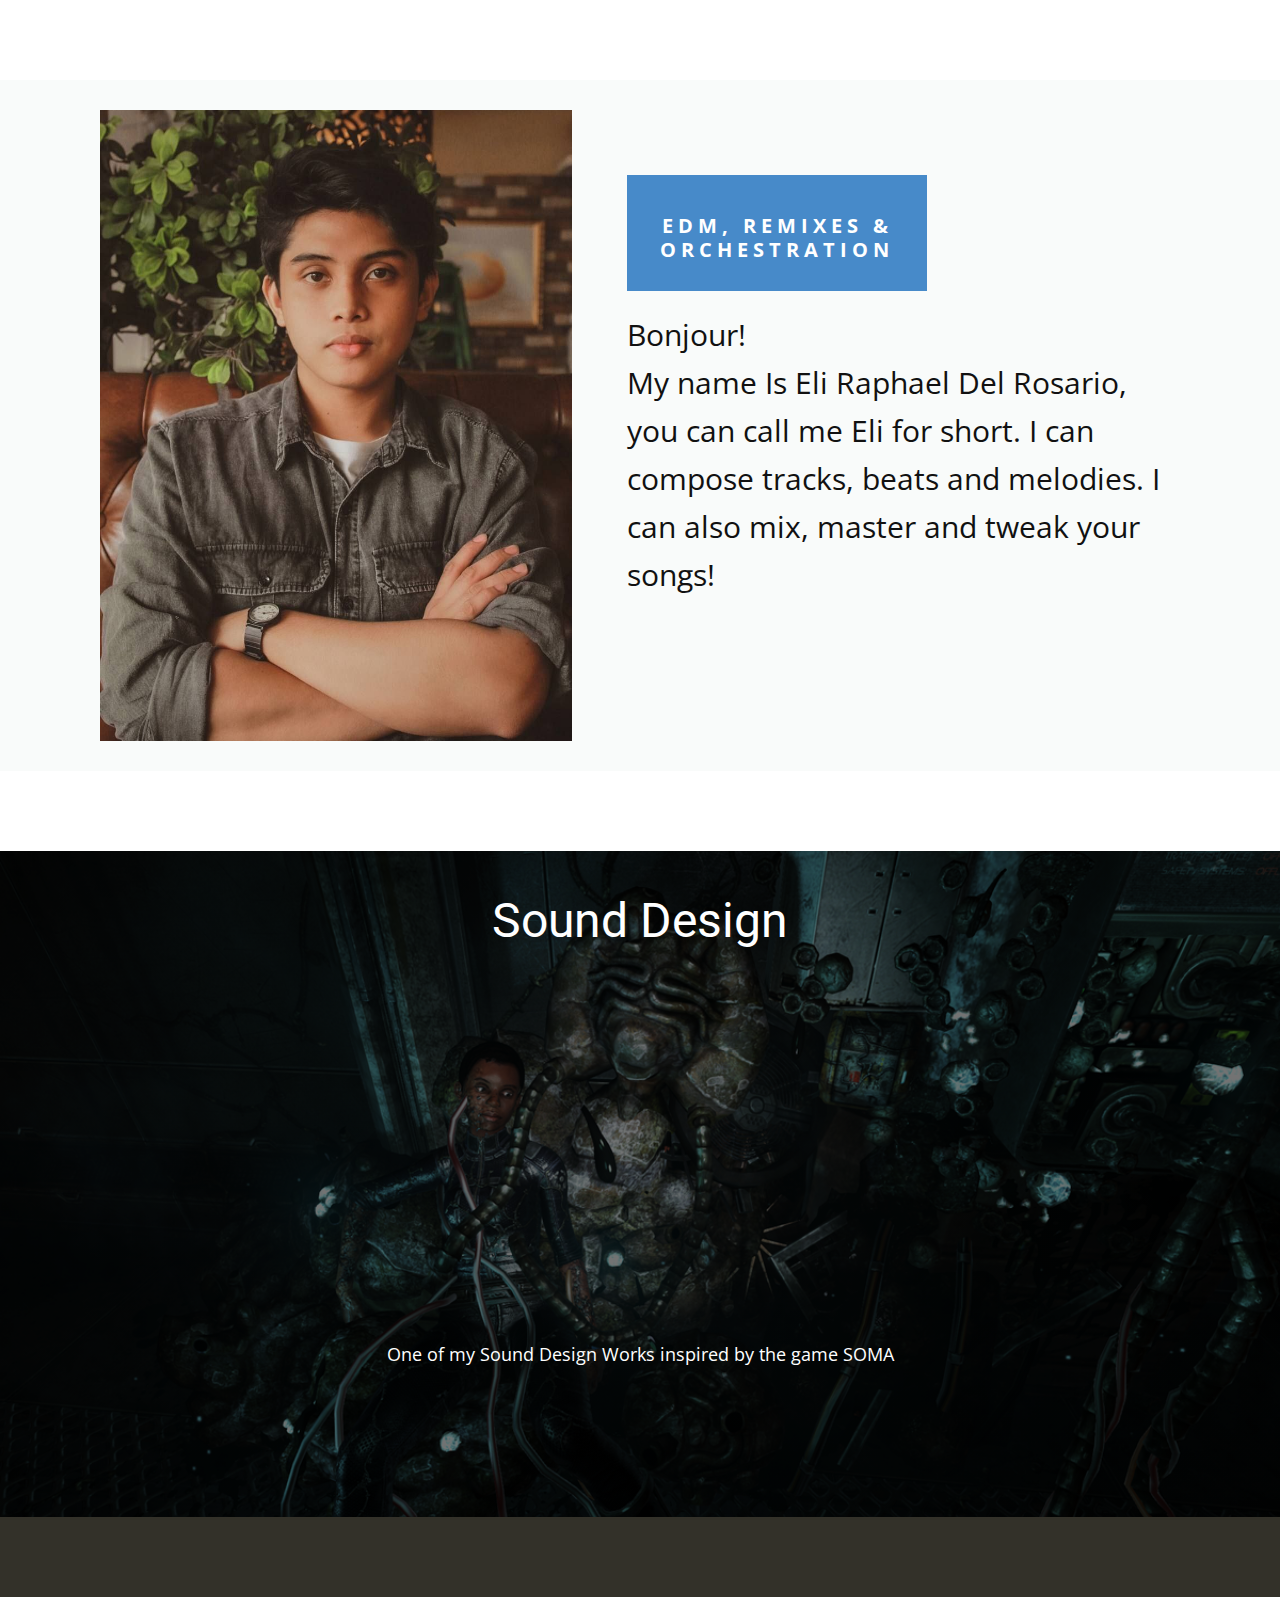
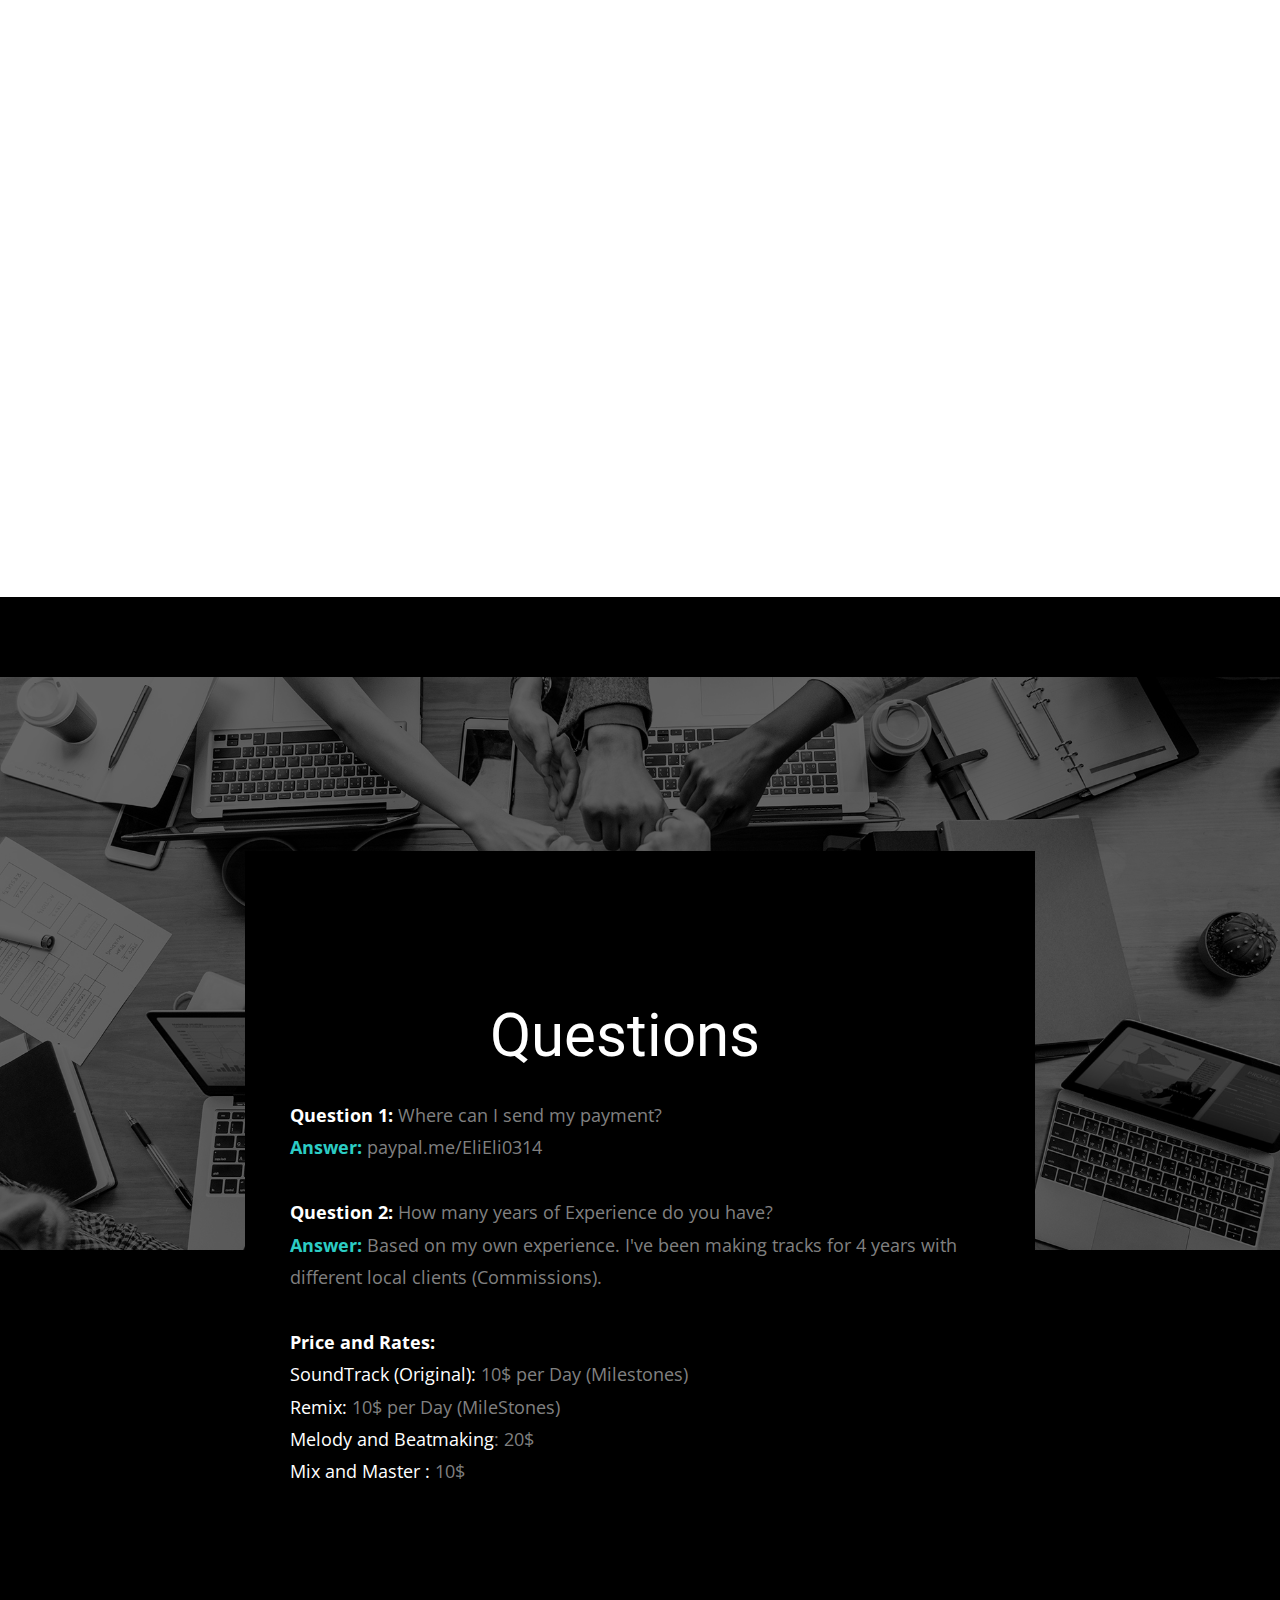
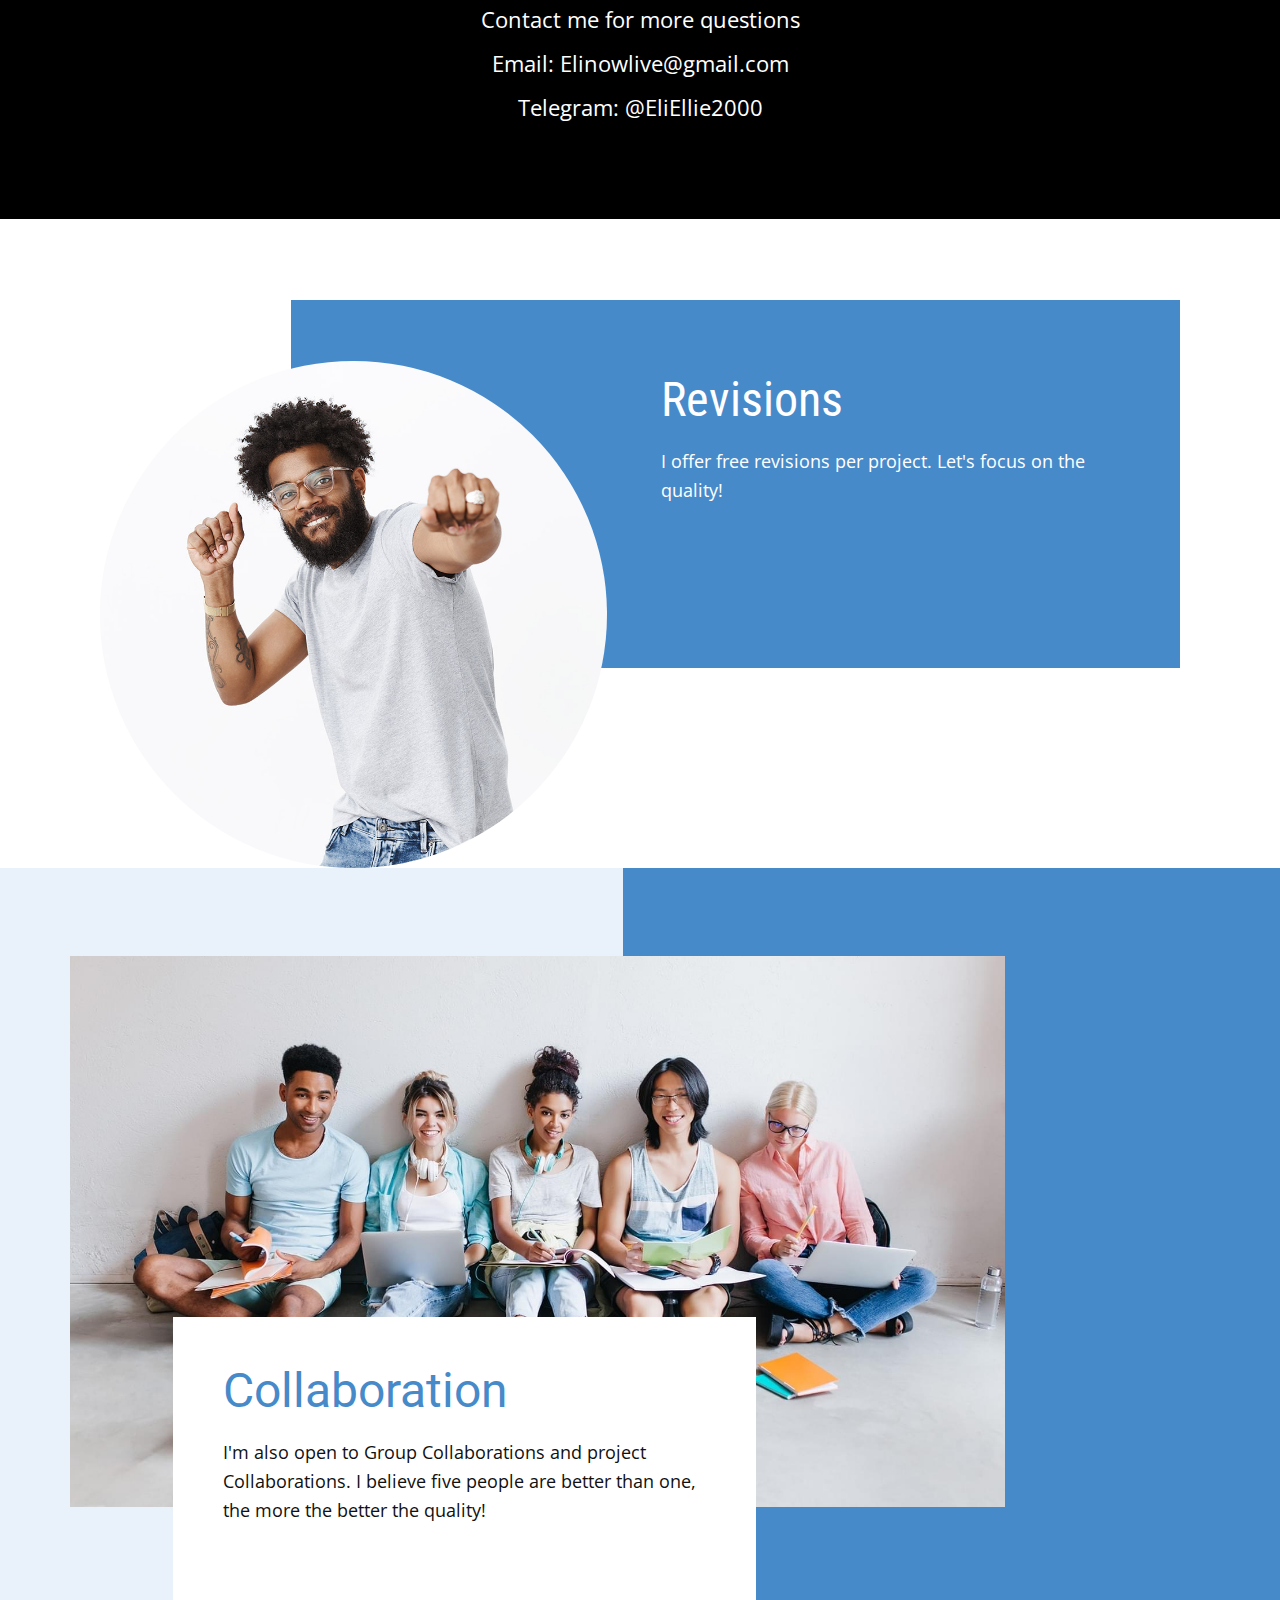
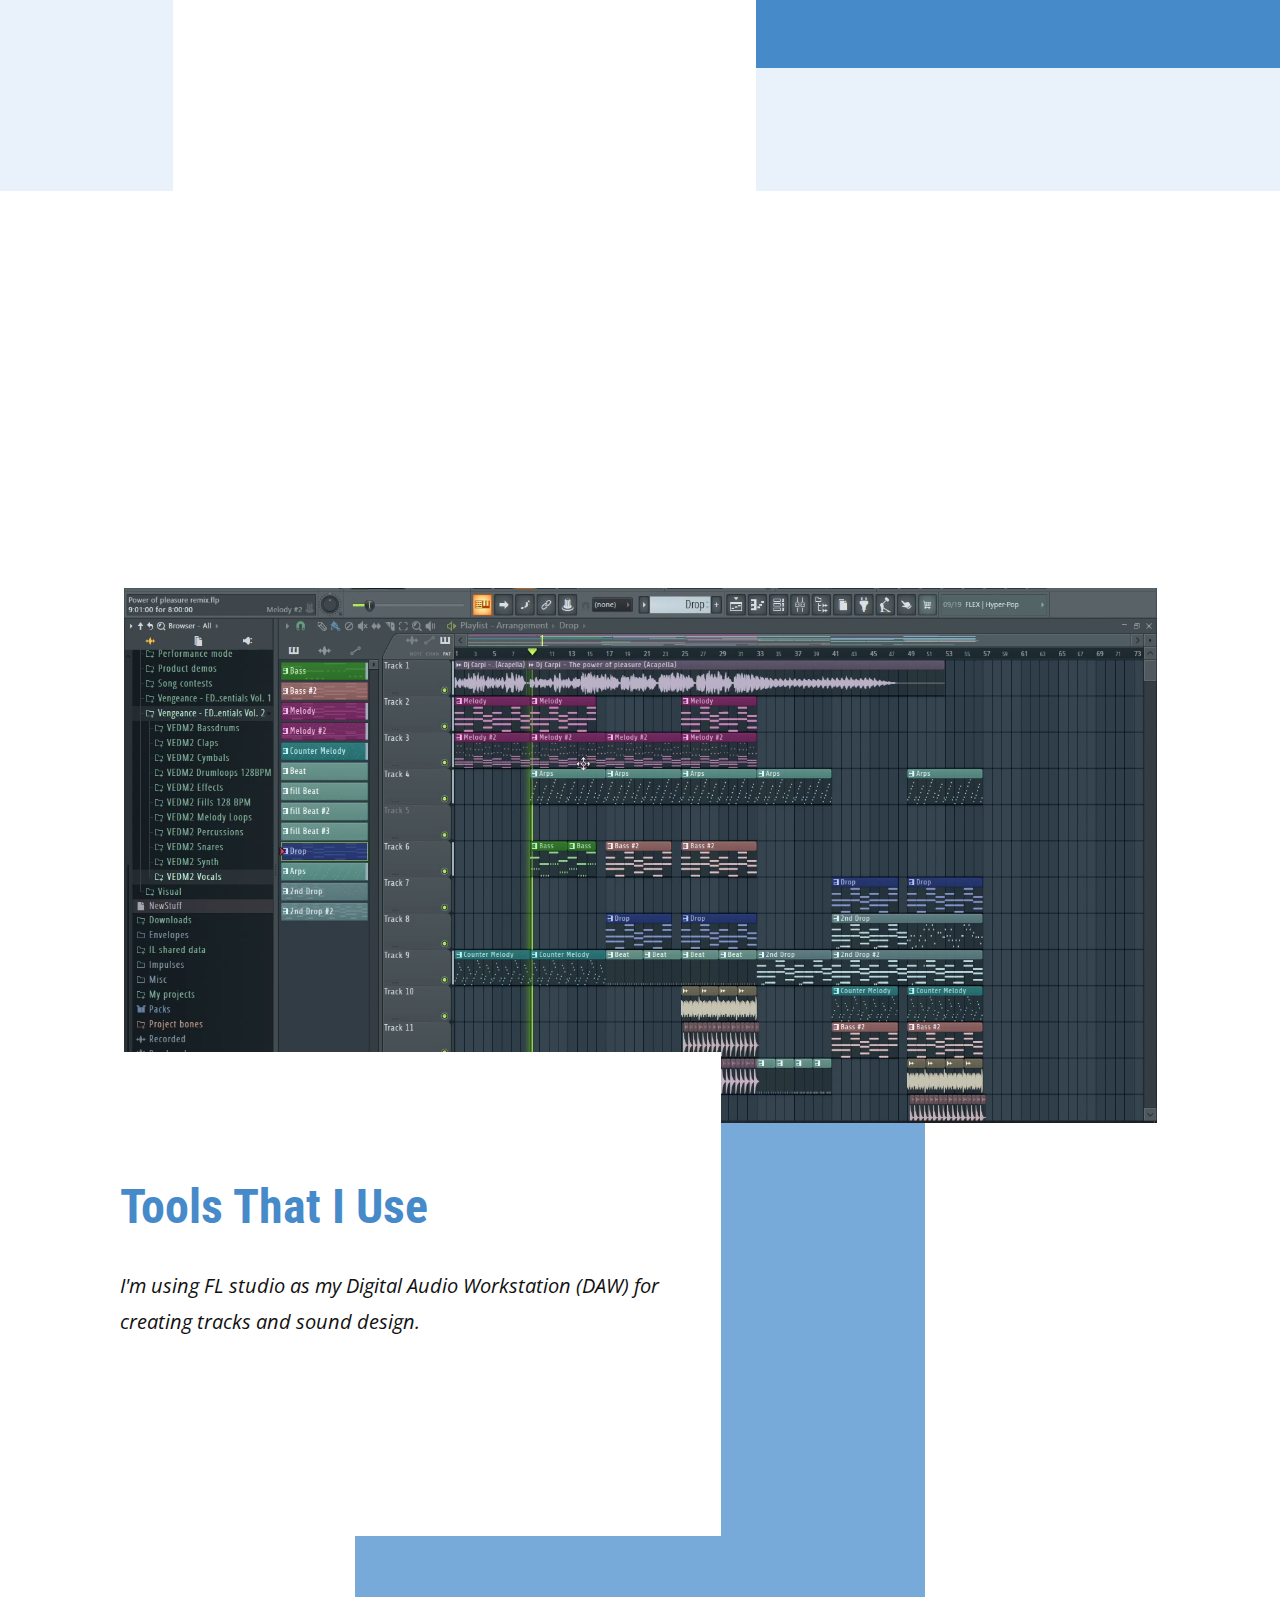
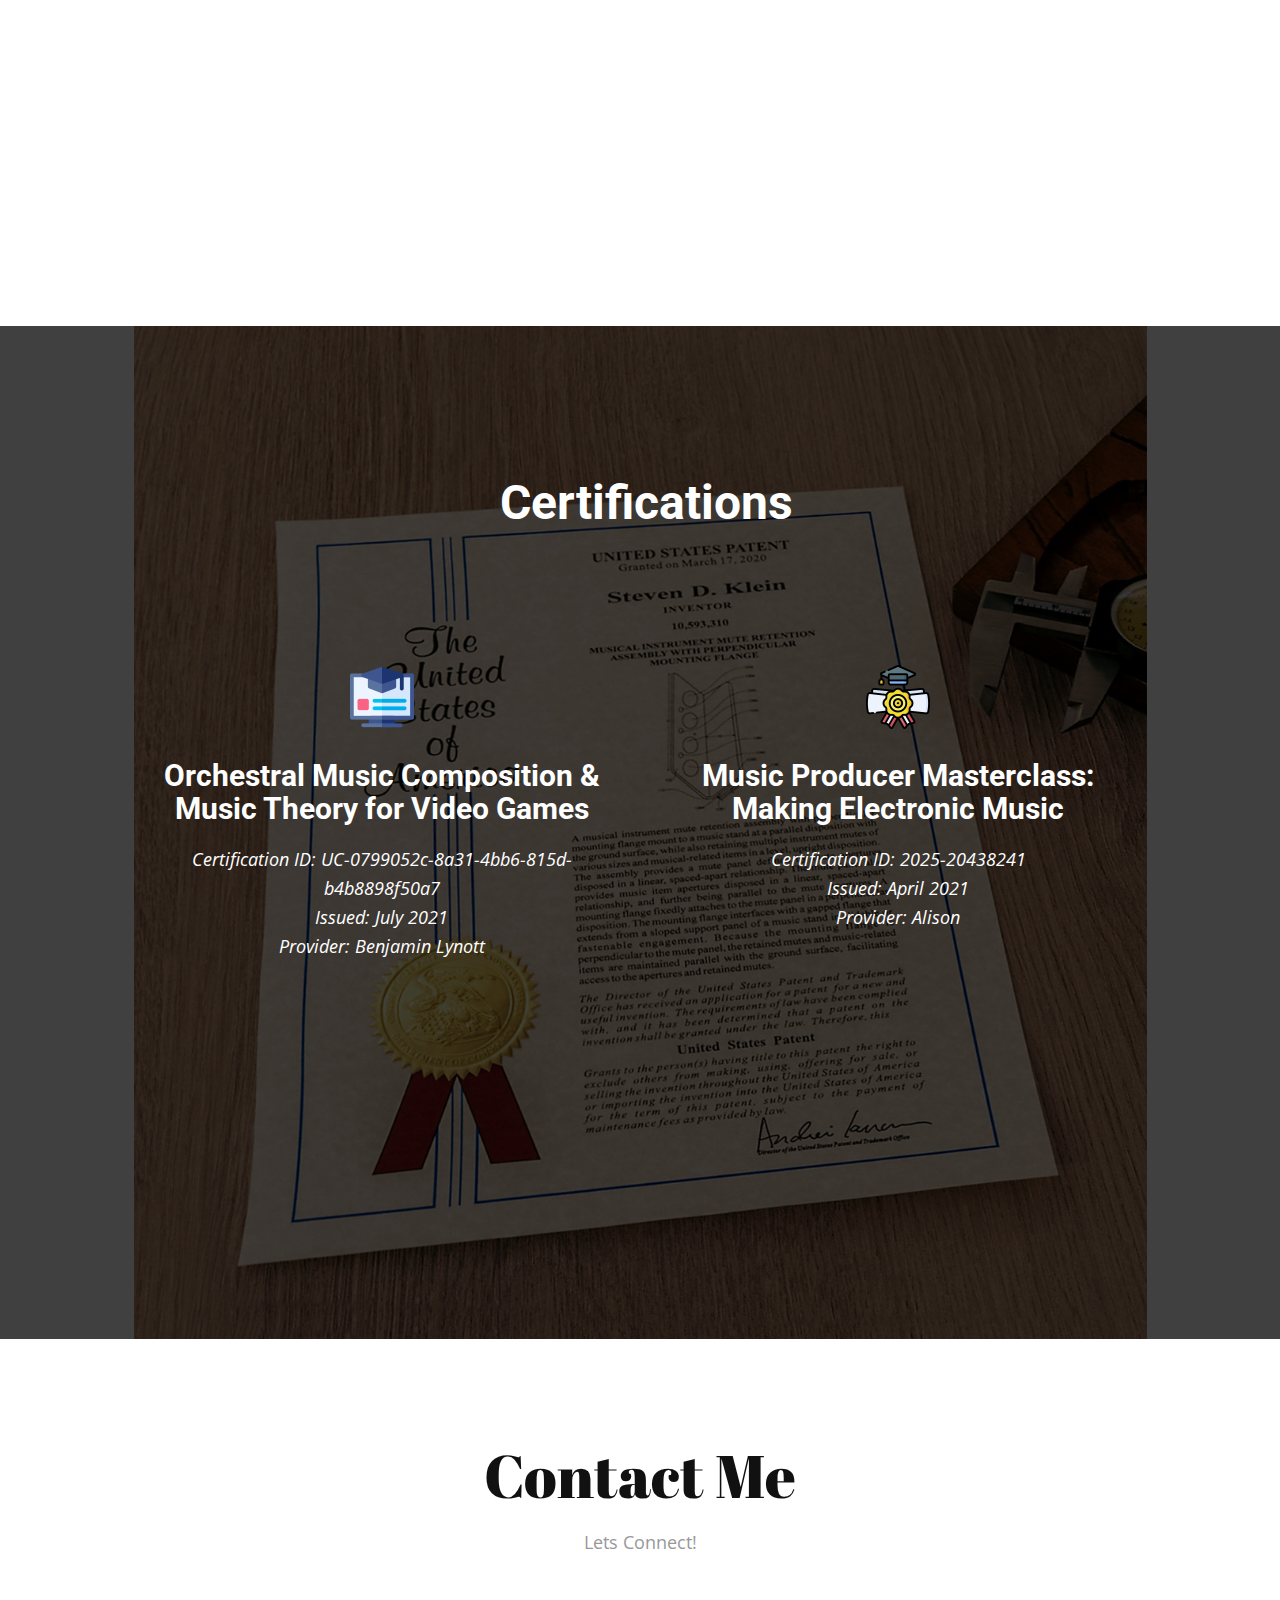
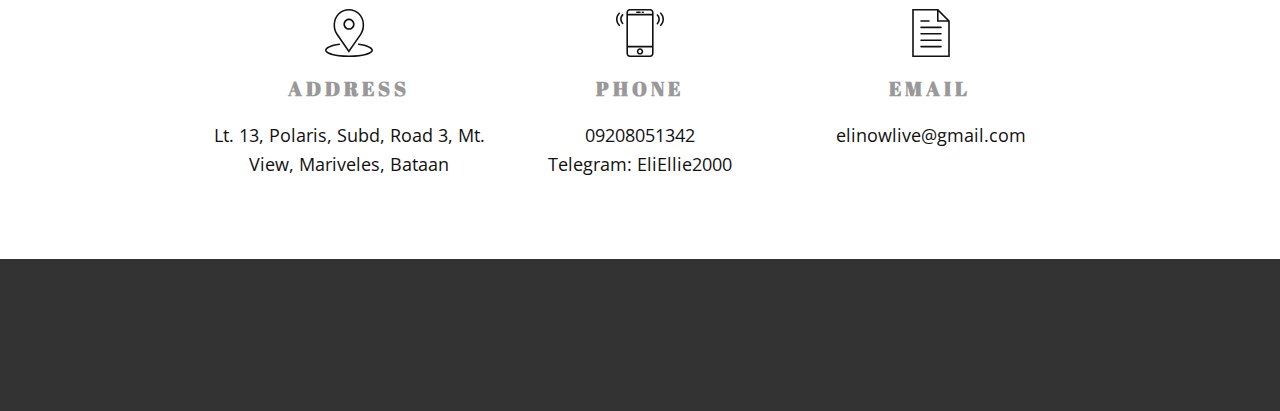
<file: index.html>
<!DOCTYPE html>
<html style="font-size: 16px;" lang="en"><head>
    <meta name="viewport" content="width=device-width, initial-scale=1.0">
    <meta charset="utf-8">
    <meta name="keywords" content="​Online music education, ​Music Education, What We Do, ​Performances &amp;amp; Activities, Music School, Music psychology and conducting pedagogy, Contact Us">
    <meta name="description" content="">
    <title>Main</title>
    <link rel="stylesheet" href="nicepage.css" media="screen">
<link rel="stylesheet" href="index.css" media="screen">
    <script class="u-script" type="text/javascript" src="jquery.js" defer=""></script>
    <script class="u-script" type="text/javascript" src="nicepage.js" defer=""></script>
    <meta name="generator" content="Nicepage 6.16.5, nicepage.com">
    <link id="u-theme-google-font" rel="stylesheet" href="https://fonts.googleapis.com/css?family=Roboto:100,100i,300,300i,400,400i,500,500i,700,700i,900,900i|Open+Sans:300,300i,400,400i,500,500i,600,600i,700,700i,800,800i">
    <link id="u-page-google-font" rel="stylesheet" href="https://fonts.googleapis.com/css?family=Open+Sans:300,300i,400,400i,500,500i,600,600i,700,700i,800,800i|Roboto+Condensed:100,100i,200,200i,300,300i,400,400i,500,500i,600,600i,700,700i,800,800i,900,900i|Montserrat:100,100i,200,200i,300,300i,400,400i,500,500i,600,600i,700,700i,800,800i,900,900i|Abril+Fatface:400">
    
    
    
    
    
    
    
    
    
    
    
    
    
    
    
    <script type="application/ld+json">{
		"@context": "http://schema.org",
		"@type": "Organization",
		"name": ""
}</script>
    <meta name="theme-color" content="#478ac9">
    <meta property="og:title" content="Main">
    <meta property="og:type" content="website">
  <meta data-intl-tel-input-cdn-path="intlTelInput/"></head>
  <body data-home-page="Main.html" data-home-page-title="Main" data-path-to-root="./" data-include-products="true" class="u-body u-xl-mode" data-lang="en"><header class="u-clearfix u-header u-header" id="sec-3042"><div class="u-clearfix u-sheet u-sheet-1"></div></header> 
    <section class="u-clearfix u-image u-section-1" id="sec-4aa9">
      <div class="u-clearfix u-sheet u-sheet-1">
        <div class="data-layout-selected u-clearfix u-expanded-width u-layout-wrap u-layout-wrap-1">
          <div class="u-layout">
            <div class="u-layout-row">
              <div class="u-container-style u-layout-cell u-left-cell u-size-28-lg u-size-28-xl u-size-31-md u-size-31-sm u-size-31-xs u-layout-cell-1">
                <div class="u-container-layout u-valign-bottom u-container-layout-1">
                  <img class="u-expanded-width u-image u-image-default u-image-1" src="images/image.png" alt="" data-image-width="853" data-image-height="1280">
                </div>
              </div>
              <div class="u-align-left u-container-align-left u-container-style u-layout-cell u-right-cell u-size-29-md u-size-29-sm u-size-29-xs u-size-32-lg u-size-32-xl u-layout-cell-2">
                <div class="u-container-layout u-container-layout-2">
                  <div class="u-align-center u-container-align-center u-container-style u-group u-palette-1-base u-group-1">
                    <div class="u-container-layout u-valign-middle u-container-layout-3">
                      <h5 class="u-custom-font u-text u-text-font u-text-1">EDM, Remixes &amp; Orchestration</h5>
                    </div>
                  </div>
                  <p class="u-text u-text-2">Bonjour!&nbsp;<br>My name Is Eli Raphael Del Rosario, you can call me Eli for short. I can compose tracks, beats and melodies. I can also mix, ​master and tweak your songs!<br>
                  </p>
                </div>
              </div>
            </div>
          </div>
        </div>
      </div>
    </section>
    <section class="u-clearfix u-section-2" id="sec-4e4a">
      <div class="u-clearfix u-sheet u-sheet-1"></div>
    </section>
    <section class="u-align-center u-clearfix u-image u-shading u-section-3" id="sec-7da1" data-image-width="1200" data-image-height="675">
      <div class="u-clearfix u-sheet u-sheet-1">
        <h2 class="u-align-center u-text u-text-default u-text-1">Sound Design</h2>
        <div class="custom-expanded u-align-left u-video u-video-1">
          <div class="embed-responsive embed-responsive-1">
            <iframe style="position: absolute;top: 0;left: 0;width: 100%;height: 100%;" class="embed-responsive-item" src="https://www.youtube.com/embed/VtdO6sHNQ6A?mute=0&amp;showinfo=0&amp;controls=0&amp;start=0" frameborder="0" allowfullscreen=""></iframe>
          </div>
        </div>
        <p class="u-align-center u-text u-text-2">One of my Sound Design Works inspired by the game SOMA</p>
      </div>
    </section>
    <section class="u-clearfix u-palette-3-dark-3 u-section-4" id="sec-9c81">
      <div class="u-clearfix u-sheet u-sheet-1"></div>
    </section>
    <section class="skrollable u-clearfix u-container-align-center u-image u-parallax u-shading u-section-5" id="carousel_f450" data-image-width="1280" data-image-height="720">
      <div class="u-clearfix u-sheet u-sheet-1">
        <h2 class="u-align-center u-text u-text-body-alt-color u-text-1" data-animation-name="customAnimationIn" data-animation-duration="1500" data-animation-delay="500">Services that I Offer </h2>
        <div class="u-expanded-width u-list u-list-1">
          <div class="u-repeater u-repeater-1">
            <div class="u-align-center u-container-align-center u-container-style u-list-item u-repeater-item u-shape-rectangle u-list-item-1" data-animation-name="customAnimationIn" data-animation-duration="1500" data-animation-delay="0">
              <div class="u-container-layout u-similar-container u-container-layout-1">
                <div class="u-border-2 u-border-palette-2-light-1 u-container-align-center u-container-style u-group u-radius u-shape-round u-white u-group-1" data-animation-name="customAnimationIn" data-animation-duration="1000">
                  <div class="u-container-layout u-valign-middle">
                    <h3 class="u-align-center u-text u-text-default u-text-2" data-animation-name="counter" data-animation-event="scroll" data-animation-duration="3000">Audio Mixing </h3>
                  </div>
                </div>
              </div>
            </div>
            <div class="u-align-center u-container-align-center u-container-style u-list-item u-repeater-item u-shape-rectangle u-list-item-2" data-animation-name="customAnimationIn" data-animation-duration="1500">
              <div class="u-container-layout u-similar-container u-container-layout-3">
                <div class="u-border-2 u-border-palette-2-light-1 u-container-align-center u-container-style u-group u-radius u-shape-round u-white u-group-2" data-animation-name="customAnimationIn" data-animation-duration="1000">
                  <div class="u-container-layout u-valign-middle">
                    <h3 class="u-align-center u-text u-text-default u-text-3" data-animation-name="counter" data-animation-event="scroll" data-animation-duration="3000">SoundTrack</h3>
                  </div>
                </div>
              </div>
            </div>
            <div class="u-align-center u-container-align-center u-container-style u-list-item u-repeater-item u-shape-rectangle u-list-item-3" data-animation-name="customAnimationIn" data-animation-duration="1500">
              <div class="u-container-layout u-similar-container u-container-layout-5">
                <div class="u-border-2 u-border-palette-2-light-1 u-container-align-center u-container-style u-group u-radius u-shape-round u-white u-group-3" data-animation-name="customAnimationIn" data-animation-duration="1500" data-animation-delay="700">
                  <div class="u-container-layout u-valign-middle">
                    <h3 class="u-align-center u-text u-text-default u-text-4" data-animation-name="counter" data-animation-event="scroll" data-animation-duration="3000">Melody &amp; Beat</h3>
                  </div>
                </div>
              </div>
            </div>
            <div class="u-align-center u-container-align-center u-container-style u-list-item u-repeater-item u-shape-rectangle u-list-item-4" data-animation-name="customAnimationIn" data-animation-duration="1500">
              <div class="u-container-layout u-similar-container u-container-layout-7">
                <div class="u-border-2 u-border-palette-2-light-1 u-container-align-center u-container-style u-group u-radius u-shape-round u-white u-group-4" data-animation-name="customAnimationIn" data-animation-duration="1000">
                  <div class="u-container-layout u-valign-middle">
                    <h3 class="u-align-center u-text u-text-default u-text-5" data-animation-name="counter" data-animation-event="scroll" data-animation-duration="3000">Sound Design</h3>
                  </div>
                </div>
              </div>
            </div>
          </div>
        </div>
      </div>
    </section>
    <section class="u-black u-clearfix u-section-6" id="sec-7501">
      <div class="u-clearfix u-sheet u-sheet-1"></div>
    </section>
    <section class="u-align-center-lg u-align-center-md u-align-center-xl u-align-left-sm u-align-left-xs u-black u-clearfix u-section-7" id="carousel_3ecc">
      <img class="u-expanded-width u-image u-image-1" src="images/dfdffd.jpg" data-image-width="1980" data-image-height="947">
      <div class="u-black u-container-style u-group u-shape-rectangle u-group-1">
        <div class="u-container-layout u-container-layout-1">
          <h2 class="u-align-center u-text u-text-1">Questions</h2>
          <p class="u-align-left u-text u-text-grey-50 u-text-2">
            <span style="font-weight: 700;" class="u-text-white">Question 1:</span> Where can I send my payment?<br>
            <span style="font-weight: 700;" class="u-text-palette-4-base">Answer:</span>&nbsp;paypal.me/EliEli0314<br>
            <br>
            <span style="font-weight: 700;" class="u-text-white">Question 2:</span> How many years of Experience do you have?<br>
            <span style="font-weight: 700;" class="u-text-palette-4-base">Answer:</span> Based on my own experience. I've been making tracks for 4 years with different local clients (Commissions).<br>
            <br>
            <span class="u-text-white"><b>Price and Rates:</b>
            </span>
            <br>
            <span class="u-text-white">SoundTrack (Original):</span> 10$ per Day (Milestones)<br>
            <span class="u-text-white">Remix:</span> 10$ per Day (MileStones)<br>
            <span class="u-text-white">Melody and Beatmaking</span>: 20$<br>
            <span class="u-text-white">Mix and Master</span>
            <span class="u-text-white">:</span> 10$<br>
            <br>
            <br>
          </p>
          <p class="u-align-center u-large-text u-spacing-12 u-text u-text-variant u-text-3">Contact me for more questions<br>Email: Elinowlive@gmail.com<br>Telegram: @EliEllie2000
          </p>
        </div>
      </div>
    </section>
    <section class="u-clearfix u-section-8" id="sec-2acb">
      <div class="u-clearfix u-sheet u-sheet-1">
        <div class="u-container-style u-group u-palette-1-base u-group-1">
          <div class="u-container-layout u-valign-top-md u-valign-top-sm u-valign-top-xs u-container-layout-1">
            <h2 class="u-text u-text-default u-text-1">Revisions</h2>
            <p class="u-text u-text-default u-text-2">I offer free revisions per project. Let's focus on the quality!</p>
          </div>
        </div>
        <div alt="" class="u-image u-image-circle u-image-1" data-image-width="900" data-image-height="900"></div>
      </div>
    </section>
    <section class="u-clearfix u-palette-1-light-3 u-valign-middle u-section-9" id="carousel_f20e">
      <div class="u-palette-1-base u-shape u-shape-rectangle u-shape-1"></div>
      <img class="u-image u-image-default u-image-1" src="images/vbvf-min.jpg" data-image-width="1620" data-image-height="1080">
      <div class="data-layout-selected u-clearfix u-gutter-50 u-layout-wrap u-layout-wrap-1">
        <div class="u-layout">
          <div class="u-layout-row">
            <div class="u-size-37">
              <div class="u-layout-col">
                <div class="u-container-style u-layout-cell u-left-cell u-shape-rectangle u-size-60 u-white u-layout-cell-1">
                  <div class="u-container-layout u-container-layout-1">
                    <h2 class="u-text u-text-default u-text-palette-1-base u-text-1"> Collaboration</h2>
                    <p class="u-text u-text-default u-text-2">I'm also open to Group Collaborations and project Collaborations. I believe five people are better than one, the more the better the quality!</p>
                  </div>
                </div>
              </div>
            </div>
            <div class="u-size-23">
              <div class="u-layout-col">
                <div class="u-container-style u-hidden-sm u-hidden-xs u-layout-cell u-right-cell u-size-30 u-layout-cell-2">
                  <div class="u-container-layout u-container-layout-2"></div>
                </div>
                <div class="u-container-style u-layout-cell u-right-cell u-size-30 u-layout-cell-3">
                  <div class="u-container-layout u-container-layout-3"></div>
                </div>
              </div>
            </div>
          </div>
        </div>
      </div>
    </section>
    <section class="skrollable u-clearfix u-image u-parallax u-shading u-section-10" id="carousel_0d35" data-image-width="1280" data-image-height="853">
      <div class="u-clearfix u-sheet u-sheet-1">
        <div class="data-layout-selected u-clearfix u-expanded-width u-layout-wrap u-layout-wrap-1">
          <div class="u-layout">
            <div class="u-layout-row">
              <div class="u-container-style u-layout-cell u-size-30 u-layout-cell-1">
                <div class="u-container-layout u-valign-top u-container-layout-1">
                  <h6 class="u-align-justify u-custom-font u-font-montserrat u-text u-text-1">Mission</h6>
                  <p class="u-align-justify u-custom-font u-font-montserrat u-text u-text-2"> To create innovative and emotionally resonant music that connects with listeners on a deep level, while continuously pushing the boundaries of sound and production techniques.</p>
                </div>
              </div>
              <div class="u-container-style u-layout-cell u-size-30 u-layout-cell-2">
                <div class="u-container-layout u-container-layout-2">
                  <h6 class="u-align-left u-custom-font u-font-montserrat u-text u-text-3">Goals</h6>
                  <p class="u-align-justify u-custom-font u-font-montserrat u-text u-text-4">1.&nbsp;Expand Musical Knowledge<br>2. Develop Strong Collaboration Skills<br>3.&nbsp;Stay Updated with Industry Trends
                  </p>
                </div>
              </div>
            </div>
          </div>
        </div>
      </div>
    </section>
    <section class="u-clearfix u-section-11" id="sec-1ec7">
      <div class="u-clearfix u-sheet u-sheet-1">
        <div class="u-palette-1-light-1 u-shape u-shape-rectangle u-shape-1"></div>
        <img class="u-image u-image-default u-image-1" src="images/image1.png" alt="" data-image-width="1600" data-image-height="900">
        <div class="u-align-left u-container-align-left u-container-style u-expanded-width-xs u-group u-white u-group-1">
          <div class="u-container-layout u-container-layout-1">
            <h2 class="u-text u-text-default u-text-palette-1-base u-text-1">Tools That I Use</h2>
            <p class="u-text u-text-2">I'm using FL studio as my Digital Audio Workstation (DAW) for creating tracks and sound design.&nbsp;</p>
          </div>
        </div>
      </div>
    </section>
    <section class="u-align-center u-clearfix u-container-align-center u-image u-image-contain u-shading u-section-12" id="carousel_2af3" data-image-width="1280" data-image-height="1280">
      <div class="u-clearfix u-sheet u-sheet-1">
        <h2 class="u-custom-font u-font-titillium-Web u-text u-text-1">&nbsp;Certifications</h2>
        <div class="data-layout-selected u-clearfix u-expanded-width-md u-expanded-width-sm u-expanded-width-xs u-layout-wrap u-layout-wrap-1">
          <div class="u-layout">
            <div class="u-layout-col">
              <div class="u-size-60">
                <div class="u-layout-row">
                  <div class="u-align-center u-container-align-center u-container-style u-layout-cell u-left-cell u-size-30 u-layout-cell-1">
                    <div class="u-container-layout u-valign-top u-container-layout-1"><span class="u-file-icon u-icon u-icon-1"><img src="images/4762311.png" alt=""></span>
                      <h2 class="u-custom-font u-font-titillium-Web u-text u-text-2"> Orchestral Music Composition &amp; Music Theory for Video Games</h2>
                      <p class="u-text u-text-3"> Certification ID: UC-0799052c-8a31-4bb6-815d-b4b8898f50a7<br>Issued: July 2021<br>Provider: Benjamin Lynott<br>
                      </p>
                    </div>
                  </div>
                  <div class="u-align-center u-container-align-center u-container-style u-layout-cell u-size-30 u-layout-cell-2">
                    <div class="u-container-layout u-valign-top u-container-layout-2"><span class="u-file-icon u-icon u-icon-2"><img src="images/4978583.png" alt=""></span>
                      <h2 class="u-custom-font u-font-titillium-Web u-text u-text-4"> Music Producer Masterclass: Making Electronic Music</h2>
                      <p class="u-text u-text-5">Certification ID: 2025-20438241<br>Issued: April 2021<br> Provider: Alison<br>
                      </p>
                    </div>
                  </div>
                </div>
              </div>
            </div>
          </div>
        </div>
      </div>
    </section>
    <section class="u-align-center u-clearfix u-container-align-center u-section-13" id="carousel_4370">
      <div class="u-clearfix u-sheet u-valign-middle-lg u-valign-middle-md u-valign-middle-xl u-sheet-1">
        <div class="data-layout-selected u-clearfix u-layout-wrap u-layout-wrap-1">
          <div class="u-layout">
            <div class="u-layout-col">
              <div class="u-size-30">
                <div class="u-layout-row">
                  <div class="u-align-center u-container-align-center u-container-style u-layout-cell u-left-cell u-right-cell u-size-60 u-layout-cell-1">
                    <div class="u-container-layout u-valign-middle u-container-layout-1">
                      <h2 class="u-custom-font u-text u-text-default u-text-1">Contact Me</h2>
                      <p class="u-text u-text-grey-40 u-text-2">Lets Connect!</p>
                    </div>
                  </div>
                </div>
              </div>
              <div class="u-size-30">
                <div class="u-layout-row">
                  <div class="u-align-center u-container-align-center u-container-style u-layout-cell u-left-cell u-size-20 u-layout-cell-2">
                    <div class="u-container-layout u-valign-top u-container-layout-2"><span class="u-icon u-icon-circle u-icon-1"><svg class="u-svg-link" preserveAspectRatio="xMidYMin slice" viewBox="0 0 60 60" style=""><use xlink:href="#svg-8cdd"></use></svg><svg class="u-svg-content" viewBox="0 0 60 60" x="0px" y="0px" id="svg-8cdd" style="enable-background:new 0 0 60 60;"><g><path d="M30,26c3.86,0,7-3.141,7-7s-3.14-7-7-7s-7,3.141-7,7S26.14,26,30,26z M30,14c2.757,0,5,2.243,5,5s-2.243,5-5,5
		s-5-2.243-5-5S27.243,14,30,14z"></path><path d="M29.823,54.757L45.164,32.6c5.754-7.671,4.922-20.28-1.781-26.982C39.761,1.995,34.945,0,29.823,0
		s-9.938,1.995-13.56,5.617c-6.703,6.702-7.535,19.311-1.804,26.952L29.823,54.757z M17.677,7.031C20.922,3.787,25.235,2,29.823,2
		s8.901,1.787,12.146,5.031c6.05,6.049,6.795,17.437,1.573,24.399L29.823,51.243L16.082,31.4
		C10.882,24.468,11.628,13.08,17.677,7.031z"></path><path d="M42.117,43.007c-0.55-0.067-1.046,0.327-1.11,0.876s0.328,1.046,0.876,1.11C52.399,46.231,58,49.567,58,51.5
		c0,2.714-10.652,6.5-28,6.5S2,54.214,2,51.5c0-1.933,5.601-5.269,16.117-6.507c0.548-0.064,0.94-0.562,0.876-1.11
		c-0.065-0.549-0.561-0.945-1.11-0.876C7.354,44.247,0,47.739,0,51.5C0,55.724,10.305,60,30,60s30-4.276,30-8.5
		C60,47.739,52.646,44.247,42.117,43.007z"></path>
</g></svg></span>
                      <h5 class="u-custom-font u-text u-text-default u-text-grey-40 u-text-3">Address</h5>
                      <p class="u-text u-text-default u-text-4">Lt. 13, Polaris, Subd, Road 3, Mt. View, Mariveles, Bataan</p>
                    </div>
                  </div>
                  <div class="u-align-center u-container-align-center u-container-style u-layout-cell u-size-20 u-layout-cell-3">
                    <div class="u-container-layout u-valign-top u-container-layout-3"><span class="u-icon u-icon-circle u-icon-2"><svg class="u-svg-link" preserveAspectRatio="xMidYMin slice" viewBox="0 0 60 60" style=""><use xlink:href="#svg-1479"></use></svg><svg class="u-svg-content" viewBox="0 0 60 60" x="0px" y="0px" id="svg-1479" style="enable-background:new 0 0 60 60;"><g><path d="M42.595,0H17.405C14.977,0,13,1.977,13,4.405v51.189C13,58.023,14.977,60,17.405,60h25.189C45.023,60,47,58.023,47,55.595
		V4.405C47,1.977,45.023,0,42.595,0z M15,8h30v38H15V8z M17.405,2h25.189C43.921,2,45,3.079,45,4.405V6H15V4.405
		C15,3.079,16.079,2,17.405,2z M42.595,58H17.405C16.079,58,15,56.921,15,55.595V48h30v7.595C45,56.921,43.921,58,42.595,58z"></path><path d="M30,49c-2.206,0-4,1.794-4,4s1.794,4,4,4s4-1.794,4-4S32.206,49,30,49z M30,55c-1.103,0-2-0.897-2-2s0.897-2,2-2
		s2,0.897,2,2S31.103,55,30,55z"></path><path d="M26,5h4c0.553,0,1-0.447,1-1s-0.447-1-1-1h-4c-0.553,0-1,0.447-1,1S25.447,5,26,5z"></path><path d="M33,5h1c0.553,0,1-0.447,1-1s-0.447-1-1-1h-1c-0.553,0-1,0.447-1,1S32.447,5,33,5z"></path><path d="M56.612,4.569c-0.391-0.391-1.023-0.391-1.414,0s-0.391,1.023,0,1.414c3.736,3.736,3.736,9.815,0,13.552
		c-0.391,0.391-0.391,1.023,0,1.414c0.195,0.195,0.451,0.293,0.707,0.293s0.512-0.098,0.707-0.293
		C61.128,16.434,61.128,9.085,56.612,4.569z"></path><path d="M52.401,6.845c-0.391-0.391-1.023-0.391-1.414,0s-0.391,1.023,0,1.414c1.237,1.237,1.918,2.885,1.918,4.639
		s-0.681,3.401-1.918,4.638c-0.391,0.391-0.391,1.023,0,1.414c0.195,0.195,0.451,0.293,0.707,0.293s0.512-0.098,0.707-0.293
		c1.615-1.614,2.504-3.764,2.504-6.052S54.017,8.459,52.401,6.845z"></path><path d="M4.802,5.983c0.391-0.391,0.391-1.023,0-1.414s-1.023-0.391-1.414,0c-4.516,4.516-4.516,11.864,0,16.38
		c0.195,0.195,0.451,0.293,0.707,0.293s0.512-0.098,0.707-0.293c0.391-0.391,0.391-1.023,0-1.414
		C1.065,15.799,1.065,9.72,4.802,5.983z"></path><path d="M9.013,6.569c-0.391-0.391-1.023-0.391-1.414,0c-1.615,1.614-2.504,3.764-2.504,6.052s0.889,4.438,2.504,6.053
		c0.195,0.195,0.451,0.293,0.707,0.293s0.512-0.098,0.707-0.293c0.391-0.391,0.391-1.023,0-1.414
		c-1.237-1.237-1.918-2.885-1.918-4.639S7.775,9.22,9.013,7.983C9.403,7.593,9.403,6.96,9.013,6.569z"></path>
</g></svg></span>
                      <h5 class="u-custom-font u-text u-text-default u-text-grey-40 u-text-5">phone</h5>
                      <p class="u-text u-text-default u-text-6">09208051342<br>Telegram: EliEllie2000
                      </p>
                    </div>
                  </div>
                  <div class="u-align-center-lg u-align-center-md u-align-center-sm u-align-center-xs u-container-style u-layout-cell u-right-cell u-size-20 u-layout-cell-4">
                    <div class="u-container-layout u-valign-top u-container-layout-4"><span class="u-icon u-icon-circle u-icon-3"><svg class="u-svg-link" preserveAspectRatio="xMidYMin slice" viewBox="0 0 60 60" style=""><use xlink:href="#svg-364f"></use></svg><svg class="u-svg-content" viewBox="0 0 60 60" x="0px" y="0px" id="svg-364f" style="enable-background:new 0 0 60 60;"><g><path d="M42.5,22h-25c-0.552,0-1,0.447-1,1s0.448,1,1,1h25c0.552,0,1-0.447,1-1S43.052,22,42.5,22z"></path><path d="M17.5,16h10c0.552,0,1-0.447,1-1s-0.448-1-1-1h-10c-0.552,0-1,0.447-1,1S16.948,16,17.5,16z"></path><path d="M42.5,30h-25c-0.552,0-1,0.447-1,1s0.448,1,1,1h25c0.552,0,1-0.447,1-1S43.052,30,42.5,30z"></path><path d="M42.5,38h-25c-0.552,0-1,0.447-1,1s0.448,1,1,1h25c0.552,0,1-0.447,1-1S43.052,38,42.5,38z"></path><path d="M42.5,46h-25c-0.552,0-1,0.447-1,1s0.448,1,1,1h25c0.552,0,1-0.447,1-1S43.052,46,42.5,46z"></path><path d="M38.914,0H6.5v60h47V14.586L38.914,0z M39.5,3.414L50.086,14H39.5V3.414z M8.5,58V2h29v14h14v42H8.5z"></path>
</g></svg></span>
                      <h5 class="u-align-center-xl u-custom-font u-text u-text-default u-text-grey-40 u-text-7">email</h5>
                      <p class="u-align-center-xl u-text u-text-default u-text-8">elinowlive@gmail.com</p>
                    </div>
                  </div>
                </div>
              </div>
            </div>
          </div>
        </div>
      </div>
    </section>
    
    
    
    <footer class="u-align-center u-clearfix u-container-align-center u-footer u-grey-80 u-footer" id="sec-e478"><div class="u-clearfix u-sheet u-sheet-1"></div></footer>
    <section class="u-backlink u-clearfix u-grey-80">
     
    </section>
  
</body></html>
</file>
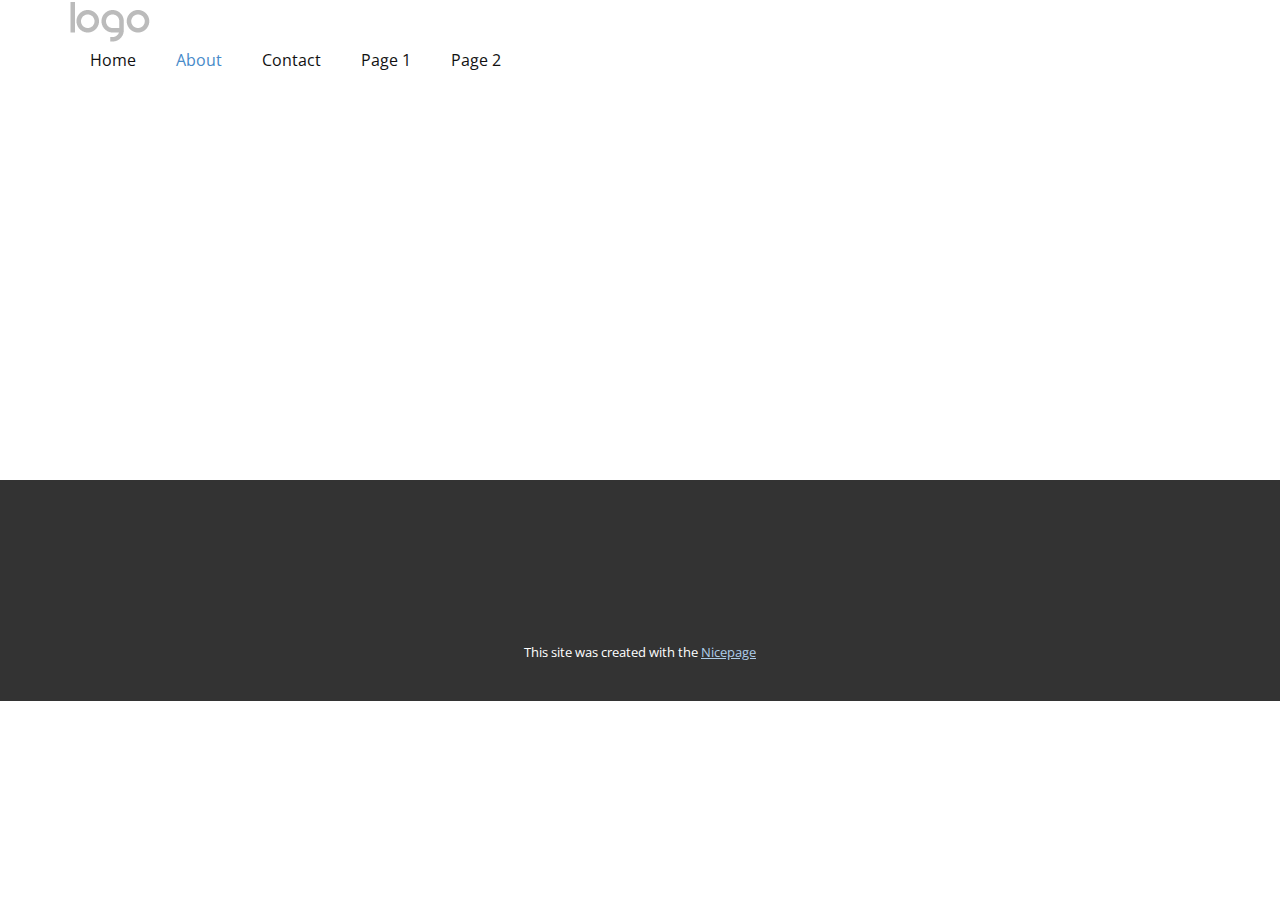
<file: About.html>
<!DOCTYPE html>
<html style="font-size: 16px;" lang="en"><head>
    <meta name="viewport" content="width=device-width, initial-scale=1.0">
    <meta charset="utf-8">
    <meta name="keywords" content="">
    <meta name="description" content="">
    <title>About</title>
    <link rel="stylesheet" href="nicepage.css" media="screen">
<link rel="stylesheet" href="About.css" media="screen">
    <script class="u-script" type="text/javascript" src="jquery.js" defer=""></script>
    <script class="u-script" type="text/javascript" src="nicepage.js" defer=""></script>
    <meta name="generator" content="Nicepage 6.16.5, nicepage.com">
    <link id="u-theme-google-font" rel="stylesheet" href="https://fonts.googleapis.com/css?family=Roboto:100,100i,300,300i,400,400i,500,500i,700,700i,900,900i|Open+Sans:300,300i,400,400i,500,500i,600,600i,700,700i,800,800i">
    
    
    
    <script type="application/ld+json">{
		"@context": "http://schema.org",
		"@type": "Organization",
		"name": "",
		"logo": "images/default-logo.png"
}</script>
    <meta name="theme-color" content="#478ac9">
    <meta property="og:title" content="About">
    <meta property="og:type" content="website">
  <meta data-intl-tel-input-cdn-path="intlTelInput/"></head>
  <body data-path-to-root="./" data-include-products="false" class="u-body u-xl-mode" data-lang="en"><header class="u-clearfix u-header u-header" id="sec-3042"><div class="u-clearfix u-sheet u-valign-middle u-sheet-1">
        <a href="#" class="u-image u-logo u-image-1">
          <img src="images/default-logo.png" class="u-logo-image u-logo-image-1">
        </a>
        <nav class="u-menu u-menu-dropdown u-offcanvas u-menu-1">
          <div class="menu-collapse" style="font-size: 1rem; letter-spacing: 0px;">
            <a class="u-button-style u-custom-left-right-menu-spacing u-custom-padding-bottom u-custom-top-bottom-menu-spacing u-nav-link u-text-active-palette-1-base u-text-hover-palette-2-base" href="#">
              <svg class="u-svg-link" viewBox="0 0 24 24"><use xlink:href="#menu-hamburger"></use></svg>
              <svg class="u-svg-content" version="1.1" id="menu-hamburger" viewBox="0 0 16 16" x="0px" y="0px" xmlns:xlink="http://www.w3.org/1999/xlink" xmlns="http://www.w3.org/2000/svg"><g><rect y="1" width="16" height="2"></rect><rect y="7" width="16" height="2"></rect><rect y="13" width="16" height="2"></rect>
</g></svg>
            </a>
          </div>
          <div class="u-nav-container">
            <ul class="u-nav u-unstyled u-nav-1"><li class="u-nav-item"><a class="u-button-style u-nav-link u-text-active-palette-1-base u-text-hover-palette-2-base" href="./" style="padding: 10px 20px;">Home</a>
</li><li class="u-nav-item"><a class="u-button-style u-nav-link u-text-active-palette-1-base u-text-hover-palette-2-base" href="About.html" style="padding: 10px 20px;">About</a>
</li><li class="u-nav-item"><a class="u-button-style u-nav-link u-text-active-palette-1-base u-text-hover-palette-2-base" href="Contact.html" style="padding: 10px 20px;">Contact</a>
</li><li class="u-nav-item"><a class="u-button-style u-nav-link u-text-active-palette-1-base u-text-hover-palette-2-base" href="Page-1.html" style="padding: 10px 20px;">Page 1</a>
</li><li class="u-nav-item"><a class="u-button-style u-nav-link u-text-active-palette-1-base u-text-hover-palette-2-base" href="Page-2.html" style="padding: 10px 20px;">Page 2</a>
</li></ul>
          </div>
          <div class="u-nav-container-collapse">
            <div class="u-black u-container-style u-inner-container-layout u-opacity u-opacity-95 u-sidenav">
              <div class="u-inner-container-layout u-sidenav-overflow">
                <div class="u-menu-close"></div>
                <ul class="u-align-center u-nav u-popupmenu-items u-unstyled u-nav-2"><li class="u-nav-item"><a class="u-button-style u-nav-link" href="./">Home</a>
</li><li class="u-nav-item"><a class="u-button-style u-nav-link" href="About.html">About</a>
</li><li class="u-nav-item"><a class="u-button-style u-nav-link" href="Contact.html">Contact</a>
</li><li class="u-nav-item"><a class="u-button-style u-nav-link" href="Page-1.html">Page 1</a>
</li><li class="u-nav-item"><a class="u-button-style u-nav-link" href="Page-2.html">Page 2</a>
</li></ul>
              </div>
            </div>
            <div class="u-black u-menu-overlay u-opacity u-opacity-70"></div>
          </div>
        </nav>
      </div></header>
    <section class="u-clearfix u-section-1" id="sec-34bf">
      <div class="u-clearfix u-sheet u-sheet-1"></div>
    </section>
    
    
    
    <footer class="u-align-center u-clearfix u-container-align-center u-footer u-grey-80 u-footer" id="sec-e478"><div class="u-clearfix u-sheet u-sheet-1"></div></footer>
    <section class="u-backlink u-clearfix u-grey-80">
      <p class="u-text">
        <span>This site was created with the </span>
        <a class="u-link" href="https://nicepage.com/" target="_blank" rel="nofollow">
          <span>Nicepage</span>
        </a>
      </p>
    </section>
  
</body></html>
</file>
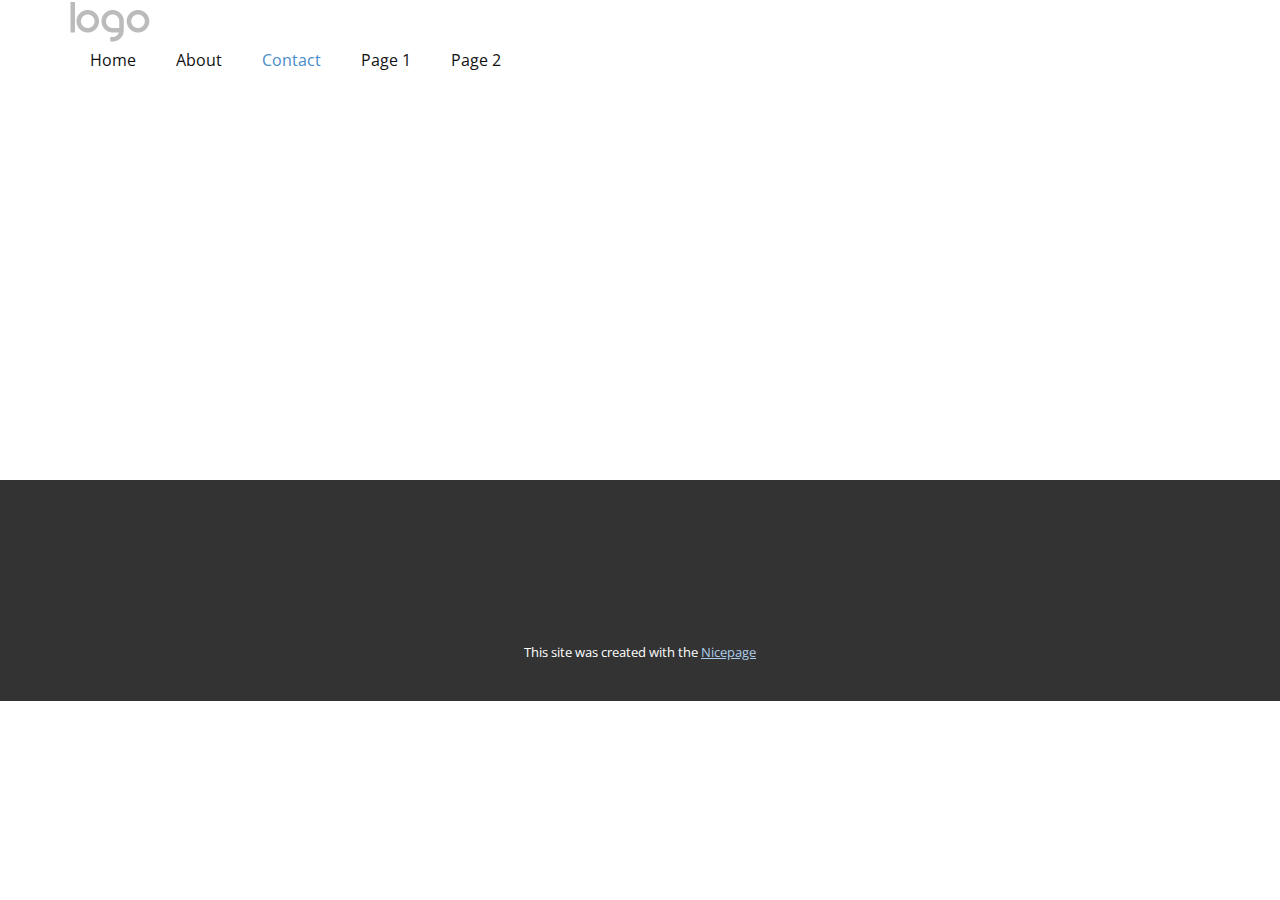
<file: Contact.html>
<!DOCTYPE html>
<html style="font-size: 16px;" lang="en"><head>
    <meta name="viewport" content="width=device-width, initial-scale=1.0">
    <meta charset="utf-8">
    <meta name="keywords" content="">
    <meta name="description" content="">
    <title>Contact</title>
    <link rel="stylesheet" href="nicepage.css" media="screen">
<link rel="stylesheet" href="Contact.css" media="screen">
    <script class="u-script" type="text/javascript" src="jquery.js" defer=""></script>
    <script class="u-script" type="text/javascript" src="nicepage.js" defer=""></script>
    <meta name="generator" content="Nicepage 6.16.5, nicepage.com">
    <link id="u-theme-google-font" rel="stylesheet" href="https://fonts.googleapis.com/css?family=Roboto:100,100i,300,300i,400,400i,500,500i,700,700i,900,900i|Open+Sans:300,300i,400,400i,500,500i,600,600i,700,700i,800,800i">
    
    
    
    <script type="application/ld+json">{
		"@context": "http://schema.org",
		"@type": "Organization",
		"name": "",
		"logo": "images/default-logo.png"
}</script>
    <meta name="theme-color" content="#478ac9">
    <meta property="og:title" content="Contact">
    <meta property="og:type" content="website">
  <meta data-intl-tel-input-cdn-path="intlTelInput/"></head>
  <body data-path-to-root="./" data-include-products="false" class="u-body u-xl-mode" data-lang="en"><header class="u-clearfix u-header u-header" id="sec-3042"><div class="u-clearfix u-sheet u-valign-middle u-sheet-1">
        <a href="#" class="u-image u-logo u-image-1">
          <img src="images/default-logo.png" class="u-logo-image u-logo-image-1">
        </a>
        <nav class="u-menu u-menu-dropdown u-offcanvas u-menu-1">
          <div class="menu-collapse" style="font-size: 1rem; letter-spacing: 0px;">
            <a class="u-button-style u-custom-left-right-menu-spacing u-custom-padding-bottom u-custom-top-bottom-menu-spacing u-nav-link u-text-active-palette-1-base u-text-hover-palette-2-base" href="#">
              <svg class="u-svg-link" viewBox="0 0 24 24"><use xlink:href="#menu-hamburger"></use></svg>
              <svg class="u-svg-content" version="1.1" id="menu-hamburger" viewBox="0 0 16 16" x="0px" y="0px" xmlns:xlink="http://www.w3.org/1999/xlink" xmlns="http://www.w3.org/2000/svg"><g><rect y="1" width="16" height="2"></rect><rect y="7" width="16" height="2"></rect><rect y="13" width="16" height="2"></rect>
</g></svg>
            </a>
          </div>
          <div class="u-nav-container">
            <ul class="u-nav u-unstyled u-nav-1"><li class="u-nav-item"><a class="u-button-style u-nav-link u-text-active-palette-1-base u-text-hover-palette-2-base" href="./" style="padding: 10px 20px;">Home</a>
</li><li class="u-nav-item"><a class="u-button-style u-nav-link u-text-active-palette-1-base u-text-hover-palette-2-base" href="About.html" style="padding: 10px 20px;">About</a>
</li><li class="u-nav-item"><a class="u-button-style u-nav-link u-text-active-palette-1-base u-text-hover-palette-2-base" href="Contact.html" style="padding: 10px 20px;">Contact</a>
</li><li class="u-nav-item"><a class="u-button-style u-nav-link u-text-active-palette-1-base u-text-hover-palette-2-base" href="Page-1.html" style="padding: 10px 20px;">Page 1</a>
</li><li class="u-nav-item"><a class="u-button-style u-nav-link u-text-active-palette-1-base u-text-hover-palette-2-base" href="Page-2.html" style="padding: 10px 20px;">Page 2</a>
</li></ul>
          </div>
          <div class="u-nav-container-collapse">
            <div class="u-black u-container-style u-inner-container-layout u-opacity u-opacity-95 u-sidenav">
              <div class="u-inner-container-layout u-sidenav-overflow">
                <div class="u-menu-close"></div>
                <ul class="u-align-center u-nav u-popupmenu-items u-unstyled u-nav-2"><li class="u-nav-item"><a class="u-button-style u-nav-link" href="./">Home</a>
</li><li class="u-nav-item"><a class="u-button-style u-nav-link" href="About.html">About</a>
</li><li class="u-nav-item"><a class="u-button-style u-nav-link" href="Contact.html">Contact</a>
</li><li class="u-nav-item"><a class="u-button-style u-nav-link" href="Page-1.html">Page 1</a>
</li><li class="u-nav-item"><a class="u-button-style u-nav-link" href="Page-2.html">Page 2</a>
</li></ul>
              </div>
            </div>
            <div class="u-black u-menu-overlay u-opacity u-opacity-70"></div>
          </div>
        </nav>
      </div></header>
    <section class="u-clearfix u-section-1" id="sec-ce5b">
      <div class="u-clearfix u-sheet u-sheet-1"></div>
    </section>
    
    
    
    <footer class="u-align-center u-clearfix u-container-align-center u-footer u-grey-80 u-footer" id="sec-e478"><div class="u-clearfix u-sheet u-sheet-1"></div></footer>
    <section class="u-backlink u-clearfix u-grey-80">
      <p class="u-text">
        <span>This site was created with the </span>
        <a class="u-link" href="https://nicepage.com/" target="_blank" rel="nofollow">
          <span>Nicepage</span>
        </a>
      </p>
    </section>
  
</body></html>
</file>
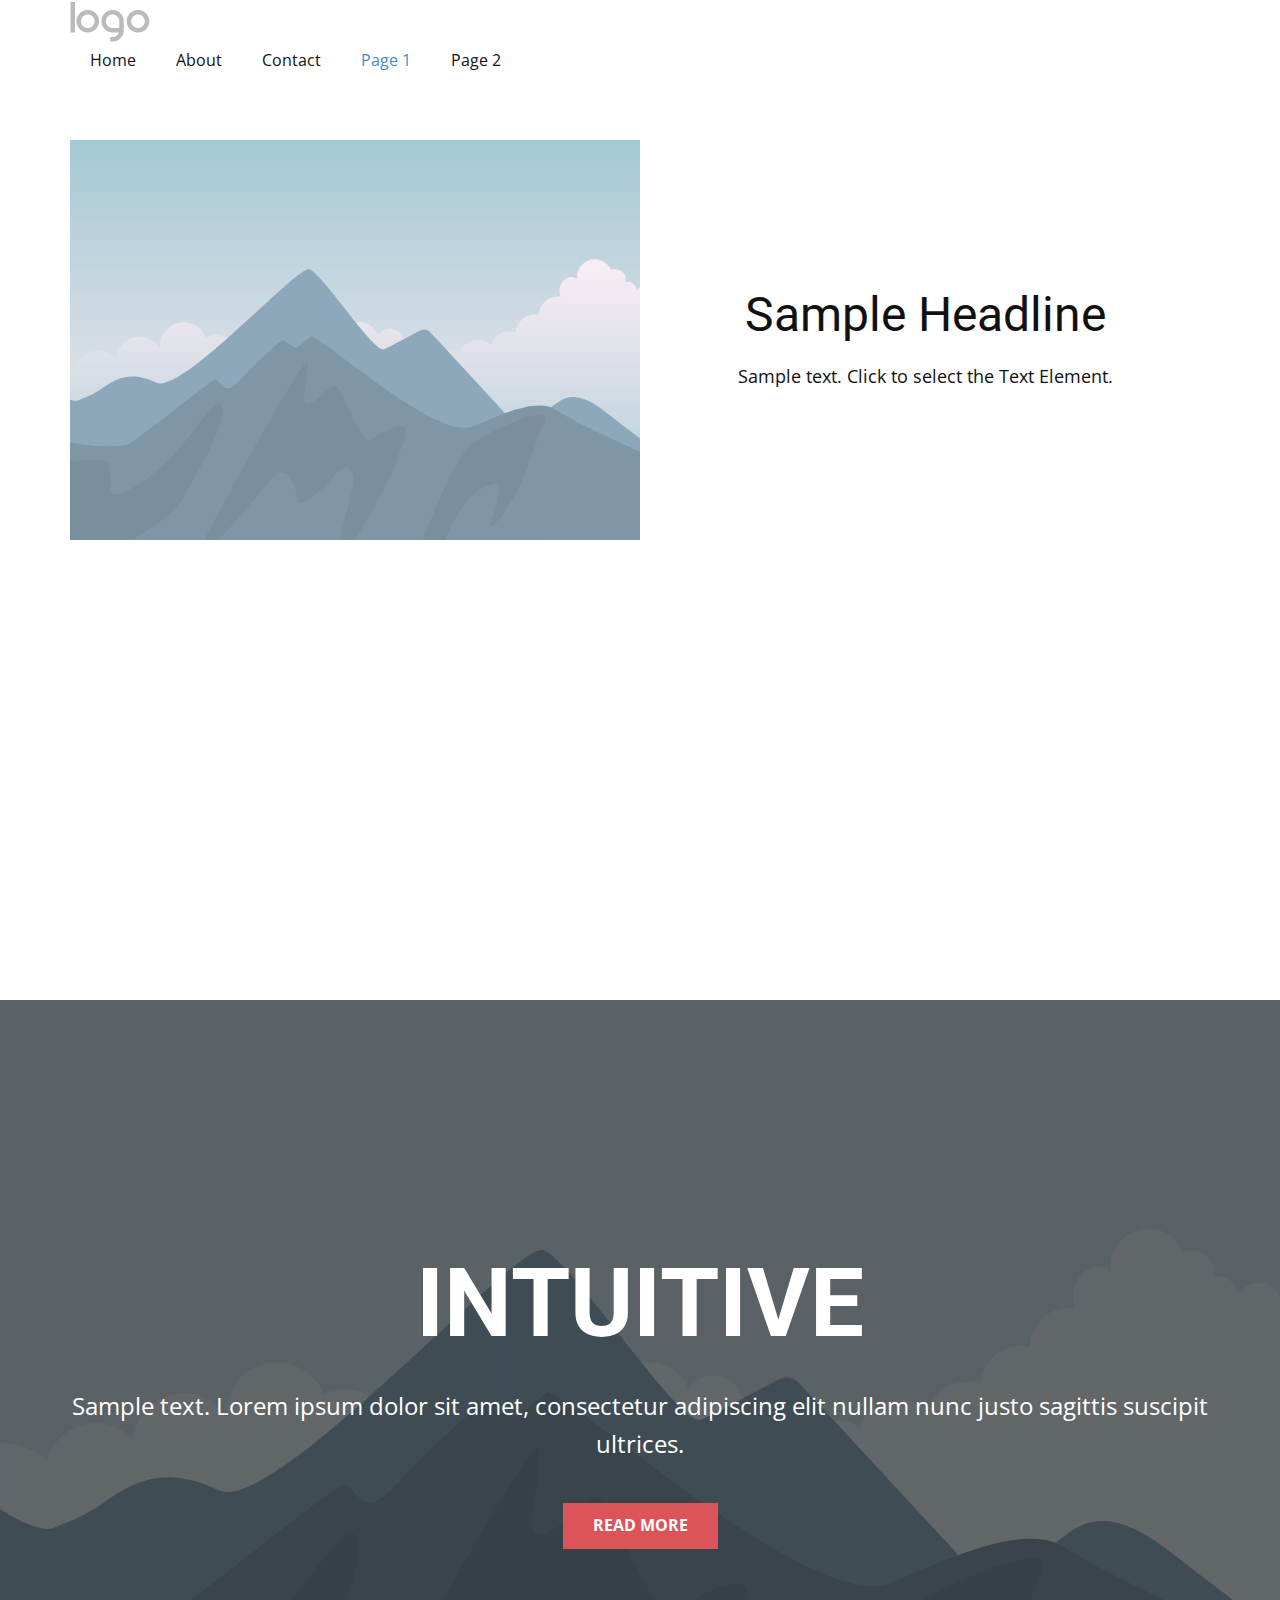
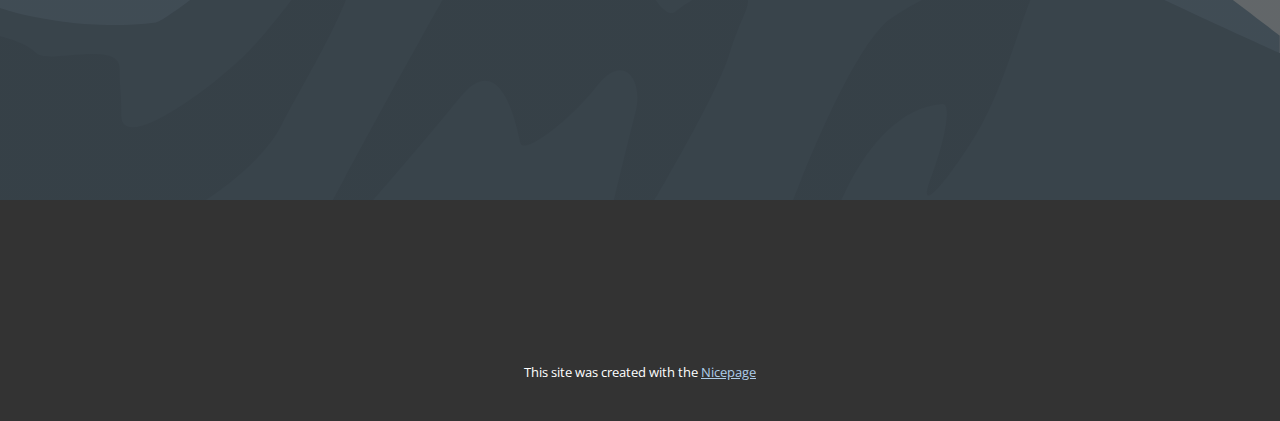
<file: Page-1.html>
<!DOCTYPE html>
<html style="font-size: 16px;" lang="en"><head>
    <meta name="viewport" content="width=device-width, initial-scale=1.0">
    <meta charset="utf-8">
    <meta name="keywords" content="INTUITIVE">
    <meta name="description" content="">
    <title>Page 1</title>
    <link rel="stylesheet" href="nicepage.css" media="screen">
<link rel="stylesheet" href="Page-1.css" media="screen">
    <script class="u-script" type="text/javascript" src="jquery.js" defer=""></script>
    <script class="u-script" type="text/javascript" src="nicepage.js" defer=""></script>
    <meta name="generator" content="Nicepage 6.16.5, nicepage.com">
    <link id="u-theme-google-font" rel="stylesheet" href="https://fonts.googleapis.com/css?family=Roboto:100,100i,300,300i,400,400i,500,500i,700,700i,900,900i|Open+Sans:300,300i,400,400i,500,500i,600,600i,700,700i,800,800i">
    
    
    
    
    
    <script type="application/ld+json">{
		"@context": "http://schema.org",
		"@type": "Organization",
		"name": "",
		"logo": "images/default-logo.png"
}</script>
    <meta name="theme-color" content="#478ac9">
    <meta property="og:title" content="Page 1">
    <meta property="og:type" content="website">
  <meta data-intl-tel-input-cdn-path="intlTelInput/"></head>
  <body data-path-to-root="./" data-include-products="false" class="u-body u-xl-mode" data-lang="en"><header class="u-clearfix u-header u-header" id="sec-3042"><div class="u-clearfix u-sheet u-valign-middle u-sheet-1">
        <a href="#" class="u-image u-logo u-image-1">
          <img src="images/default-logo.png" class="u-logo-image u-logo-image-1">
        </a>
        <nav class="u-menu u-menu-dropdown u-offcanvas u-menu-1">
          <div class="menu-collapse" style="font-size: 1rem; letter-spacing: 0px;">
            <a class="u-button-style u-custom-left-right-menu-spacing u-custom-padding-bottom u-custom-top-bottom-menu-spacing u-nav-link u-text-active-palette-1-base u-text-hover-palette-2-base" href="#">
              <svg class="u-svg-link" viewBox="0 0 24 24"><use xlink:href="#menu-hamburger"></use></svg>
              <svg class="u-svg-content" version="1.1" id="menu-hamburger" viewBox="0 0 16 16" x="0px" y="0px" xmlns:xlink="http://www.w3.org/1999/xlink" xmlns="http://www.w3.org/2000/svg"><g><rect y="1" width="16" height="2"></rect><rect y="7" width="16" height="2"></rect><rect y="13" width="16" height="2"></rect>
</g></svg>
            </a>
          </div>
          <div class="u-nav-container">
            <ul class="u-nav u-unstyled u-nav-1"><li class="u-nav-item"><a class="u-button-style u-nav-link u-text-active-palette-1-base u-text-hover-palette-2-base" href="./" style="padding: 10px 20px;">Home</a>
</li><li class="u-nav-item"><a class="u-button-style u-nav-link u-text-active-palette-1-base u-text-hover-palette-2-base" href="About.html" style="padding: 10px 20px;">About</a>
</li><li class="u-nav-item"><a class="u-button-style u-nav-link u-text-active-palette-1-base u-text-hover-palette-2-base" href="Contact.html" style="padding: 10px 20px;">Contact</a>
</li><li class="u-nav-item"><a class="u-button-style u-nav-link u-text-active-palette-1-base u-text-hover-palette-2-base" href="Page-1.html" style="padding: 10px 20px;">Page 1</a>
</li><li class="u-nav-item"><a class="u-button-style u-nav-link u-text-active-palette-1-base u-text-hover-palette-2-base" href="Page-2.html" style="padding: 10px 20px;">Page 2</a>
</li></ul>
          </div>
          <div class="u-nav-container-collapse">
            <div class="u-black u-container-style u-inner-container-layout u-opacity u-opacity-95 u-sidenav">
              <div class="u-inner-container-layout u-sidenav-overflow">
                <div class="u-menu-close"></div>
                <ul class="u-align-center u-nav u-popupmenu-items u-unstyled u-nav-2"><li class="u-nav-item"><a class="u-button-style u-nav-link" href="./">Home</a>
</li><li class="u-nav-item"><a class="u-button-style u-nav-link" href="About.html">About</a>
</li><li class="u-nav-item"><a class="u-button-style u-nav-link" href="Contact.html">Contact</a>
</li><li class="u-nav-item"><a class="u-button-style u-nav-link" href="Page-1.html">Page 1</a>
</li><li class="u-nav-item"><a class="u-button-style u-nav-link" href="Page-2.html">Page 2</a>
</li></ul>
              </div>
            </div>
            <div class="u-black u-menu-overlay u-opacity u-opacity-70"></div>
          </div>
        </nav>
      </div></header>
    <section class="u-clearfix u-section-1" id="sec-7a3c">
      <div class="u-clearfix u-sheet u-sheet-1">
        <div class="data-layout-selected u-clearfix u-expanded-width u-layout-wrap u-layout-wrap-1">
          <div class="u-layout">
            <div class="u-layout-row">
              <div class="u-container-style u-image u-layout-cell u-size-30 u-image-1" data-image-width="400" data-image-height="265">
                <div class="u-container-layout u-container-layout-1"></div>
              </div>
              <div class="u-container-align-center u-container-style u-layout-cell u-size-30 u-layout-cell-2">
                <div class="u-container-layout u-valign-middle u-container-layout-2">
                  <h2 class="u-align-center u-text u-text-default u-text-1">Sample Headline</h2>
                  <p class="u-align-center u-text u-text-default u-text-2">Sample text. Click to select the Text Element.</p>
                </div>
              </div>
            </div>
          </div>
        </div>
      </div>
    </section>
    <section class="u-clearfix u-section-2" id="sec-2535">
      <div class="u-clearfix u-sheet u-sheet-1"></div>
    </section>
    <section class="u-align-center u-clearfix u-container-align-center u-image u-shading u-section-3" id="sec-64d2">
      <div class="u-clearfix u-sheet u-valign-middle u-sheet-1">
        <h1 class="u-align-center u-text u-text-default u-title u-text-1">INTUITIVE</h1>
        <p class="u-align-center u-large-text u-text u-text-default u-text-variant u-text-2">Sample text. Lorem ipsum dolor sit amet, consectetur adipiscing elit nullam nunc justo sagittis suscipit ultrices.</p>
        <a href="#" class="u-align-center u-btn u-button-style u-palette-2-base u-btn-1">Read More</a>
      </div>
    </section>
    
    
    
    <footer class="u-align-center u-clearfix u-container-align-center u-footer u-grey-80 u-footer" id="sec-e478"><div class="u-clearfix u-sheet u-sheet-1"></div></footer>
    <section class="u-backlink u-clearfix u-grey-80">
      <p class="u-text">
        <span>This site was created with the </span>
        <a class="u-link" href="https://nicepage.com/" target="_blank" rel="nofollow">
          <span>Nicepage</span>
        </a>
      </p>
    </section>
  
</body></html>
</file>
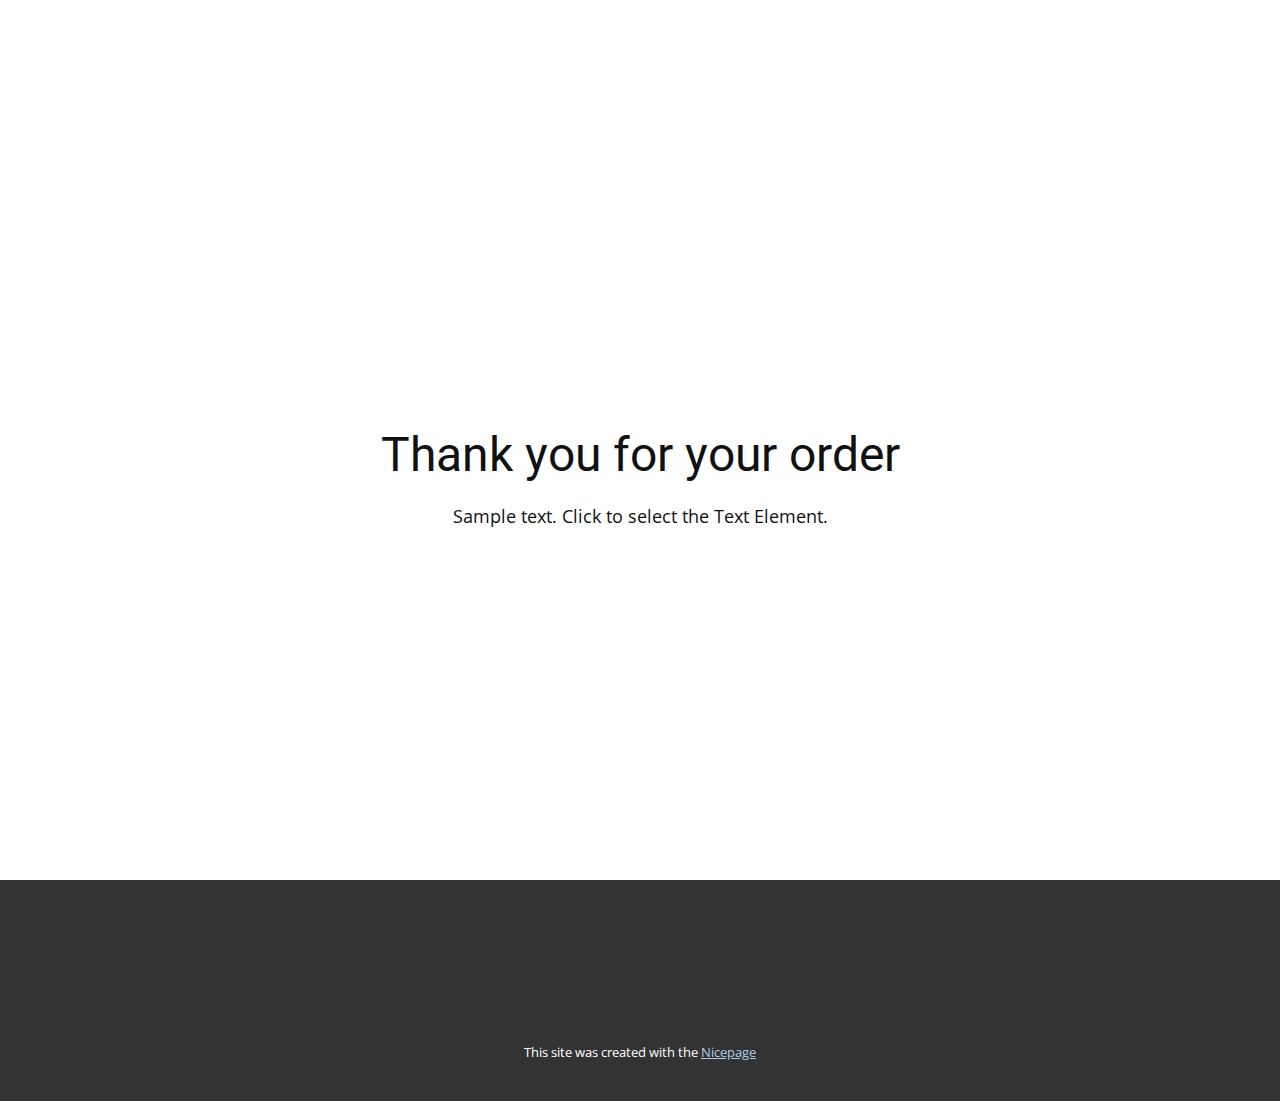
<file: thank-you-page.html>
<!DOCTYPE html>
<html style="font-size: 16px;" lang="en"><head>
    <meta name="viewport" content="width=device-width, initial-scale=1.0">
    <meta charset="utf-8">
    <meta name="keywords" content="Thank you for your order">
    <meta name="description" content="">
    <title>Thank You Page Template</title>
    <link rel="stylesheet" href="nicepage.css" media="screen">
<link rel="stylesheet" href="Thank-You-Page-Template.css" media="screen">
    <script class="u-script" type="text/javascript" src="jquery.js" defer=""></script>
    <script class="u-script" type="text/javascript" src="nicepage.js" defer=""></script>
    <meta name="generator" content="Nicepage 6.16.5, nicepage.com">
    <link id="u-theme-google-font" rel="stylesheet" href="https://fonts.googleapis.com/css?family=Roboto:100,100i,300,300i,400,400i,500,500i,700,700i,900,900i|Open+Sans:300,300i,400,400i,500,500i,600,600i,700,700i,800,800i">
    
    
    
    <script type="application/ld+json">{
		"@context": "http://schema.org",
		"@type": "Organization",
		"name": ""
}</script>
    <meta name="theme-color" content="#478ac9">
    <meta property="og:title" content="Thank You Page Template">
    <meta property="og:type" content="website">
  <meta data-intl-tel-input-cdn-path="intlTelInput/"></head>
  <body data-path-to-root="./" data-include-products="true" class="u-body u-xl-mode" data-lang="en"><header class="u-clearfix u-header u-header" id="sec-3042"><div class="u-clearfix u-sheet u-sheet-1"></div></header>
    <section class="u-align-center u-clearfix u-container-align-center u-section-1" id="sec-e124">
      <div class="u-clearfix u-sheet u-valign-middle u-sheet-1">
        <h2 class="u-align-center u-text u-text-default u-text-1"> Thank you for your order</h2>
        <p class="u-align-center u-text u-text-default u-text-2">Sample text. Click to select the Text Element.</p>
      </div>
    </section>
    
    
    
    <footer class="u-align-center u-clearfix u-container-align-center u-footer u-grey-80 u-footer" id="sec-e478"><div class="u-clearfix u-sheet u-sheet-1"></div></footer>
    <section class="u-backlink u-clearfix u-grey-80">
      <p class="u-text">
        <span>This site was created with the </span>
        <a class="u-link" href="https://nicepage.com/" target="_blank" rel="nofollow">
          <span>Nicepage</span>
        </a>
      </p>
    </section>
  
</body></html>
</file>
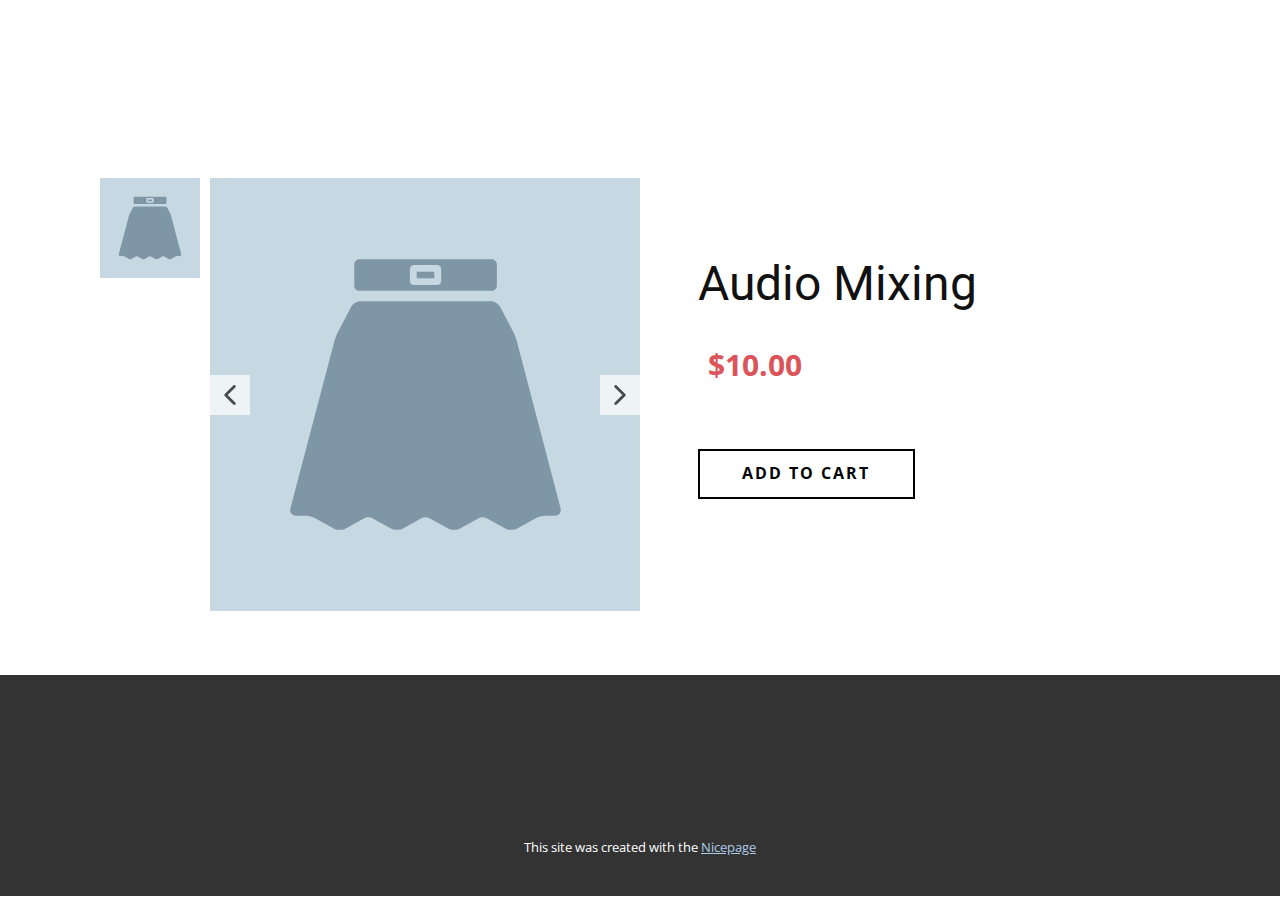
<file: products/audio-mixing.html>
<!DOCTYPE html>
<html style="font-size: 16px;" lang="en"><head>
    <meta name="viewport" content="width=device-width, initial-scale=1.0">
    <meta charset="utf-8">
    <meta name="keywords" content="Women&amp;apos;s Shoes">
    <meta name="description" content="">
    <title>Product Details Template</title>
    <link rel="stylesheet" href="../nicepage.css" media="screen">
<link rel="stylesheet" href="../Product-Details-Template.css" media="screen">
    <script class="u-script" type="text/javascript" src="../jquery.js" defer=""></script>
    <script class="u-script" type="text/javascript" src="../nicepage.js" defer=""></script>
    <meta name="generator" content="Nicepage 6.16.5, nicepage.com">
    <link id="u-theme-google-font" rel="stylesheet" href="https://fonts.googleapis.com/css?family=Roboto:100,100i,300,300i,400,400i,500,500i,700,700i,900,900i|Open+Sans:300,300i,400,400i,500,500i,600,600i,700,700i,800,800i">
    
    
    
    <script type="application/ld+json">{
		"@context": "http://schema.org",
		"@type": "Organization",
		"name": ""
}</script>
    <meta name="theme-color" content="#478ac9">
    <meta property="og:title" content="Product Details Template">
    <meta property="og:type" content="website">
  <meta data-intl-tel-input-cdn-path="intlTelInput/"></head>
  <body data-path-to-root="./" data-include-products="true" class="u-body u-xl-mode" data-lang="en"><header class="u-clearfix u-header u-header" id="sec-3042"><div class="u-clearfix u-sheet u-sheet-1"></div></header>
    <section class="u-align-center u-clearfix u-section-1" id="sec-fd3d">
      <div class="u-clearfix u-sheet u-valign-middle-lg u-valign-middle-md u-valign-middle-xl u-valign-middle-xs u-sheet-1"><!--product--><!--product_options_json--><!--{"source":""}--><!--/product_options_json--><!--product_item-->
        <div class="u-container-style u-expanded-width u-product u-product-1">
          <div class="u-container-layout u-valign-middle-xl u-container-layout-1"><!--product_gallery--><!--options_json--><!--{"maxItems":""}--><!--/options_json-->
            <div class="u-carousel u-gallery u-layout-thumbnails u-lightbox u-no-transition u-product-control u-show-text-none u-thumbnails-position-left u-gallery-1" data-interval="5000" data-u-ride="carousel" id="carousel-0c74">
              <div class="u-carousel-inner u-gallery-inner" role="listbox"><div class="u-carousel-item u-gallery-item u-active">
                  <div class="u-back-slide">
                    <img class="u-back-image u-expanded" src="../images/caac4e54.svg">
                  </div>
                  <div class="u-over-slide u-over-slide-1">
                    <h3 class="u-gallery-heading">Sample Title</h3>
                    <p class="u-gallery-text">Sample Text</p>
                  </div>
                </div></div>
              <a class="u-absolute-vcenter u-carousel-control u-carousel-control-prev u-icon-rectangle u-opacity u-opacity-70 u-spacing-10 u-text-hover-grey-80 u-white u-carousel-control-1" href="#carousel-0c74" role="button" data-u-slide="prev">
                <span aria-hidden="true">
                  <svg viewBox="0 0 451.847 451.847"><path d="M97.141,225.92c0-8.095,3.091-16.192,9.259-22.366L300.689,9.27c12.359-12.359,32.397-12.359,44.751,0
c12.354,12.354,12.354,32.388,0,44.748L173.525,225.92l171.903,171.909c12.354,12.354,12.354,32.391,0,44.744
c-12.354,12.365-32.386,12.365-44.745,0l-194.29-194.281C100.226,242.115,97.141,234.018,97.141,225.92z"></path></svg>
                </span>
                <span class="sr-only">
                  <svg viewBox="0 0 451.847 451.847"><path d="M97.141,225.92c0-8.095,3.091-16.192,9.259-22.366L300.689,9.27c12.359-12.359,32.397-12.359,44.751,0
c12.354,12.354,12.354,32.388,0,44.748L173.525,225.92l171.903,171.909c12.354,12.354,12.354,32.391,0,44.744
c-12.354,12.365-32.386,12.365-44.745,0l-194.29-194.281C100.226,242.115,97.141,234.018,97.141,225.92z"></path></svg>
                </span>
              </a>
              <a class="u-absolute-vcenter u-carousel-control u-carousel-control-next u-icon-rectangle u-opacity u-opacity-70 u-spacing-10 u-text-hover-grey-80 u-white u-carousel-control-2" href="#carousel-0c74" role="button" data-u-slide="next">
                <span aria-hidden="true">
                  <svg viewBox="0 0 451.846 451.847"><path d="M345.441,248.292L151.154,442.573c-12.359,12.365-32.397,12.365-44.75,0c-12.354-12.354-12.354-32.391,0-44.744
L278.318,225.92L106.409,54.017c-12.354-12.359-12.354-32.394,0-44.748c12.354-12.359,32.391-12.359,44.75,0l194.287,194.284
c6.177,6.18,9.262,14.271,9.262,22.366C354.708,234.018,351.617,242.115,345.441,248.292z"></path></svg>
                </span>
                <span class="sr-only">
                  <svg viewBox="0 0 451.846 451.847"><path d="M345.441,248.292L151.154,442.573c-12.359,12.365-32.397,12.365-44.75,0c-12.354-12.354-12.354-32.391,0-44.744
L278.318,225.92L106.409,54.017c-12.354-12.359-12.354-32.394,0-44.748c12.354-12.359,32.391-12.359,44.75,0l194.287,194.284
c6.177,6.18,9.262,14.271,9.262,22.366C354.708,234.018,351.617,242.115,345.441,248.292z"></path></svg>
                </span>
              </a>
              <ol class="u-carousel-thumbnails u-spacing-15 u-vertical-spacing u-carousel-thumbnails-1"><li class="u-carousel-thumbnail u-carousel-thumbnail-1 u-active" data-u-target="#carousel-0c74" data-u-slide-to="0">
                  <img class="u-carousel-thumbnail-image u-image" src="../images/caac4e54.svg">
                </li></ol>
            </div><!--/product_gallery--><!--product_title-->
            <h2 class="u-align-left u-product-control u-text u-text-1">Audio Mixing</h2><!--/product_title--><!--product_price-->
            <div data-add-zero-cents="true" class="u-product-control u-product-price u-product-price-1">
              <div class="u-price-wrapper u-spacing-10"><!--product_old_price-->
                <div class="u-old-price" style="text-decoration: line-through !important;"></div><!--/product_old_price--><!--product_regular_price-->
                <div class="u-price u-text-palette-2-base" style="font-size: 1.875rem; font-weight: 700;">$10.00</div><!--/product_regular_price-->
              </div>
            </div><!--/product_price--><!--product_content-->
            <div class="u-align-left u-product-control u-product-desc u-text u-text-2"></div><!--/product_content--><!--product_button--><!--options_json--><!--{"clickType":"add-to-cart","content":""}--><!--/options_json-->
            <a href="#sec-a56c" class="u-border-2 u-border-black u-btn u-button-style u-hover-black u-none u-product-control u-text-black u-text-hover-white u-btn-1 u-add-to-cart-link" data-product-button-click-type="add-to-cart" data-product-id="6" data-product="{&quot;id&quot;:&quot;6&quot;,&quot;name&quot;:&quot;audio-mixing&quot;,&quot;title&quot;:&quot;Audio Mixing&quot;,&quot;description&quot;:&quot;&quot;,&quot;fullDescription&quot;:&quot;&quot;,&quot;price&quot;:&quot;10&quot;,&quot;oldPrice&quot;:&quot;&quot;,&quot;quantity&quot;:1,&quot;currency&quot;:&quot;USD&quot;,&quot;sku&quot;:&quot;&quot;,&quot;outOfStock&quot;:false,&quot;isFeatured&quot;:false,&quot;categories&quot;:[&quot;1&quot;],&quot;images&quot;:[{&quot;url&quot;:&quot;../images/caac4e54.svg&quot;}],&quot;created&quot;:1725247870448,&quot;updated&quot;:1725263673168,&quot;isDefault&quot;:true,&quot;categoriesData&quot;:[{&quot;link&quot;:&quot;./products/products.html#/1///1&quot;,&quot;title&quot;:&quot;Clothes&quot;}]}"><!--product_button_content-->Add to Cart<!--/product_button_content--></a><!--/product_button-->
          </div>
        </div><!--/product_item--><!--/product-->
      </div>
    </section>
    
    
    
    <footer class="u-align-center u-clearfix u-container-align-center u-footer u-grey-80 u-footer" id="sec-e478"><div class="u-clearfix u-sheet u-sheet-1"></div></footer>
    <section class="u-backlink u-clearfix u-grey-80">
      <p class="u-text">
        <span>This site was created with the </span>
        <a class="u-link" href="https://nicepage.com/" target="_blank" rel="nofollow">
          <span>Nicepage</span>
        </a>
      </p>
    </section>
  <section class="u-black u-clearfix u-container-style u-dialog-block u-opacity u-opacity-70 u-payment-dialog u-valign-middle u-dialog-section-4" id="sec-a56c">
      <div class="u-align-center u-container-align-center u-container-style u-dialog u-radius-25 u-shape-round u-white u-dialog-1">
        <div class="u-container-layout u-valign-top u-container-layout-1">
          <h5 class="u-align-left u-text u-text-1">Buy Now</h5>
          <div class="u-expanded-width u-products u-products-1" data-site-sorting-prop="created" data-site-sorting-order="desc" data-items-per-page="1">
            <div class="u-list-control"></div>
            <div class="u-repeater u-repeater-1">
              <div class="u-container-style u-products-item u-repeater-item">
                <div class="u-container-layout u-similar-container u-container-layout-2">
                  <h5 class="u-align-left u-product-control u-text u-text-2">
                    <a class="u-product-title-link" href="#">Product 1 Title</a>
                  </h5>
                  <div class="u-align-left u-product-control u-product-desc u-text u-text-3">
                    <p>Sample text. Lorem ipsum dolor sit amet, consectetur adipiscing elit nullam nunc justo sagittis suscipit ultrices.</p>
                  </div>
                  <div class="u-align-left u-product-control u-product-quantity u-product-quantity-1">
                    <div class="u-hidden u-quantity-label">Quantity</div>
                    <div class="u-border-1 u-border-grey-30 u-quantity-input u-radius-50">
                      <a class="disabled minus u-button-style u-quantity-button u-text-body-color">
                        <svg xmlns="http://www.w3.org/2000/svg" viewBox="0 0 16 16"><path d="m 4 8 h 8" fill="none" stroke="currentColor" stroke-width="1" fill-rule="evenodd"></path></svg>
                      </a>
                      <input class="u-input" type="text" value="1" pattern="[0-9]+">
                      <a class="plus u-button-style u-quantity-button u-text-body-color">
                        <svg xmlns="http://www.w3.org/2000/svg" viewBox="0 0 16 16"><path d="m 4 8 h 8 M 8 4 v 8" fill="none" stroke="currentColor" stroke-width="1" fill-rule="evenodd"></path></svg>
                      </a>
                    </div>
                  </div>
                  <div data-add-zero-cents="true" class="u-align-left u-product-control u-product-price u-product-price-1">
                    <div class="u-price-wrapper u-spacing-10">
                      <div class="u-old-price" style="text-decoration: line-through !important;">$20.00</div>
                      <div class="u-price" style="font-size: 1.25rem; font-weight: 700;">$17.00</div>
                    </div>
                  </div>
                </div>
              </div>
            </div>
            <div class="u-list-control"></div>
          </div>
          <div class="u-expanded-width u-payment-services u-tab-links-align-justify u-tab-payment u-tab-vertical u-tabs u-payment-services-1" data-payment-order-approved-message="Your order has been approved. Thank you!" data-payment-order-cancelled-message="Unable to process your order. Please try again later.">
            <ul class="u-tab-list u-unstyled" role="tablist"><li class="u-tab-item" role="presentation"><a class="active u-active-grey-10 u-button-style u-payment-paypal u-tab-link u-text-body-color" id="link-tab-9cb3" href="#tab-9cb3" role="tab" aria-controls="tab-9cb3" aria-selected="true"><input type="radio" class="u-field-input u-grey-15 u-radius-15" name="payment-group" checked="checked"><span>Paypal</span><svg class="u-svg-content" xmlns="http://www.w3.org/2000/svg" x="0px" y="0px"><path fill="#009EE3" d="M11,5.9H18c3.8,0,5.2,1.9,4.9,4.7c-0.3,4.7-3.2,7.2-6.9,7.2h-1.9c-0.5,0-0.8,0.3-0.9,1.3l-0.8,4.3
  c-0.1,0.3-0.2,0.5-0.5,0.6H7.6c-0.4,0-0.5-0.3-0.4-1l2.6-16C9.9,6.3,10.2,5.9,11,5.9z"></path><path fill="#113984" d="M6.7,0h7.1c2,0,4.3,0.1,5.9,1.5c1.1,0.9,1.6,2.4,1.5,4c-0.4,5.4-3.7,8.5-8,8.5H9.6c-0.6,0-0.9,0.4-1.2,1.5
  l-0.9,5.1C7.4,21,7.3,21.3,7,21.3H2.6C2,21.3,1.9,21,2,20.1L5.2,1.3C5.3,0.4,5.7,0,6.7,0z"></path><path fill="#172C70" d="M8.6,14.8l1.3-7.9c0.1-0.7,0.5-1,1.3-1h7.1c1.2,0,2.1,0.2,2.8,0.5c-0.7,4.8-3.8,7.5-7.9,7.5H9.6
  C9.1,13.9,8.8,14.1,8.6,14.8z"></path></svg>
</a>
</li><li class="u-tab-item" role="presentation"><a class="u-active-grey-10 u-button-style u-payment-stripe u-tab-link u-text-body-color" id="link-tab-ab80" href="#tab-ab80" role="tab" aria-controls="tab-ab80" aria-selected="false"><input type="radio" class="u-field-input u-grey-15 u-radius-15" name="payment-group"><span>Stripe</span><svg class="u-svg-content" xmlns="http://www.w3.org/2000/svg" x="0px" y="0px" viewBox="0 0 24 24"><path fill="#635BFF" d="M14,9.2c-2.3-0.8-3.4-1.5-3.4-2.4c0-0.8,0.8-1.3,2-1.3c2.3,0,4.7,0.8,6.4,1.6l0.9-5.5
  c-1.3-0.5-4-1.6-7.7-1.6C9.6,0,7.5,0.7,5.8,1.9C4.1,3.2,3.4,4.9,3.4,7.2c0,4,2.6,5.7,6.8,7.2c2.7,0.9,3.6,1.6,3.6,2.5
  c0,0.9-0.9,1.6-2.4,1.6c-1.9,0-5.2-0.9-7.3-2.1L3,22c1.8,0.9,5.1,2,8.7,2c2.8,0,5.1-0.7,6.6-1.9c1.8-1.3,2.7-3.2,2.7-5.7
  C20.9,12.3,18.2,10.7,14,9.2L14,9.2z"></path></svg>
</a>
</li></ul>
            <div class="u-tab-content">
              <div class="u-container-style u-payment-paypal u-tab-active u-tab-pane" id="tab-9cb3" role="tabpanel" aria-labelledby="link-tab-9cb3">
                <div class="u-container-layout u-payment-services-inner u-container-layout-3">Loading...</div>
              </div>
              <div class="u-container-style u-payment-stripe u-tab-pane" id="tab-ab80" role="tabpanel" aria-labelledby="link-tab-ab80">
                <div class="u-container-layout u-container-layout-4">
                  <a href="#" class="u-btn u-button-style u-stripe-button u-btn-1">Pay with Stripe</a>
                </div>
              </div>
            </div>
          </div>
        </div><button class="u-dialog-close-button u-icon u-text-grey-40 u-icon-1"><svg class="u-svg-link" preserveAspectRatio="xMidYMin slice" viewBox="0 0 16 16" style=""><use xmlns:xlink="http://www.w3.org/1999/xlink" xlink:href="#svg-efe9"></use></svg><svg xmlns="http://www.w3.org/2000/svg" xmlns:xlink="http://www.w3.org/1999/xlink" version="1.1" xml:space="preserve" class="u-svg-content" viewBox="0 0 16 16" x="0px" y="0px" id="svg-efe9"><rect x="7" y="0" transform="matrix(0.7071 -0.7071 0.7071 0.7071 -3.3138 8.0002)" width="2" height="16"></rect><rect x="0" y="7" transform="matrix(0.7071 -0.7071 0.7071 0.7071 -3.3138 8.0002)" width="16" height="2"></rect></svg></button>
      </div>
    </section><style>.u-dialog-section-4 .u-dialog-1 {
  width: 570px;
  min-height: 578px;
  height: auto;
  box-shadow: 0px 0px 8px 0px rgba(0,0,0,0.2);
  margin: 60px auto;
}

.u-dialog-section-4 .u-container-layout-1 {
  padding: 34px 35px;
}

.u-dialog-section-4 .u-text-1 {
  font-weight: 700;
  margin: 0 165px 0 0;
}

.u-dialog-section-4 .u-products-1 {
  margin-top: 30px;
  margin-bottom: 0;
}

.u-dialog-section-4 .u-repeater-1 {
  grid-template-columns: 100%;
  min-height: 206px;
  grid-gap: 10px;
}

.u-dialog-section-4 .u-container-layout-2 {
  padding: 0 0 30px;
}

.u-dialog-section-4 .u-text-2 {
  background-image: none;
  margin: 0;
}

.u-dialog-section-4 .u-text-3 {
  font-size: 0.875rem;
  margin: 20px 0 0;
}

.u-dialog-section-4 .u-product-quantity-1 {
  width: 125px;
  margin: 30px auto 0 0;
}

.u-dialog-section-4 .u-product-price-1 {
  margin: -34px 0 0 auto;
}

.u-dialog-section-4 .u-payment-services-1 {
  min-height: 250px;
  min-width: 50px;
  margin: 0;
}

.u-dialog-section-4 .u-container-layout-3 {
  padding: 20px 0 0;
}

.u-dialog-section-4 .u-container-layout-4 {
  padding: 20px 0 0;
}

.u-dialog-section-4 .u-btn-1 {
  width: 100%;
  margin: 0 auto;
}

.u-dialog-section-4 .u-icon-1 {
  width: 20px;
  height: 20px;
  left: auto;
  top: 36px;
  position: absolute;
  right: 35px;
  padding: 0;
}

@media (max-width: 1199px) {
  .u-dialog-section-4 .u-text-1 {
    margin-right: 165px;
  }

  .u-dialog-section-4 .u-payment-services-1 {
    margin-right: initial;
    margin-left: initial;
  }
}

@media (max-width: 991px) {
  .u-dialog-section-4 .u-container-layout-1 {
    padding: 30px;
  }

  .u-dialog-section-4 .u-container-layout-3 {
    padding-bottom: 0;
    padding-left: 0;
    padding-right: 0;
  }

  .u-dialog-section-4 .u-container-layout-4 {
    padding-bottom: 0;
    padding-left: 0;
    padding-right: 0;
  }

  .u-dialog-section-4 .u-icon-1 {
    top: 32px;
    right: 30px;
  }
}

@media (max-width: 767px) {
  .u-dialog-section-4 .u-dialog-1 {
    width: 540px;
  }
}

@media (max-width: 575px) {
  .u-dialog-section-4 .u-dialog-1 {
    width: 340px;
  }

  .u-dialog-section-4 .u-container-layout-1 {
    padding-left: 20px;
    padding-right: 20px;
  }

  .u-dialog-section-4 .u-text-1 {
    margin-right: 5px;
  }

  .u-dialog-section-4 .u-icon-1 {
    right: 20px;
  }
}</style>
</body></html>
</file>
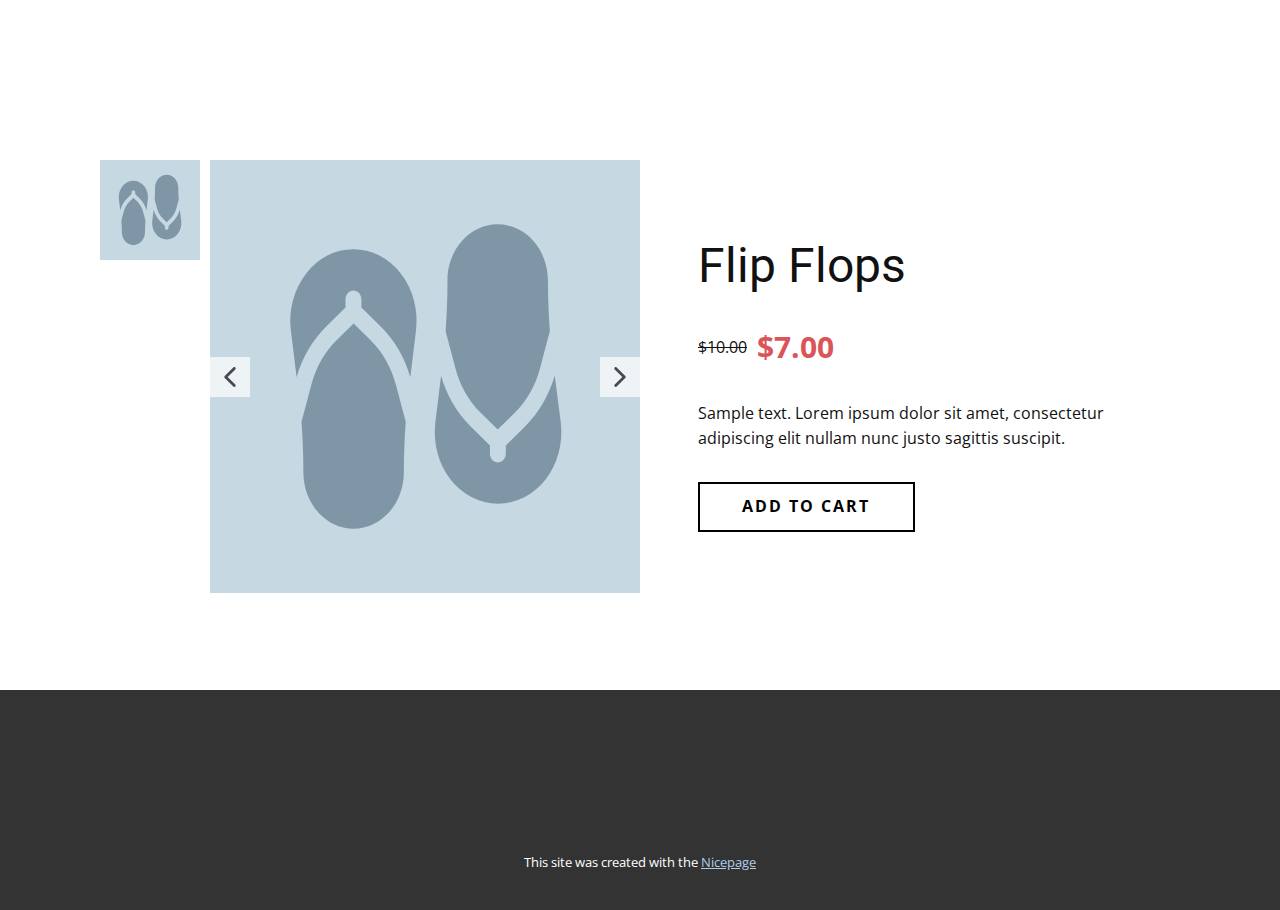
<file: products/flip-flops.html>
<!DOCTYPE html>
<html style="font-size: 16px;" lang="en"><head>
    <meta name="viewport" content="width=device-width, initial-scale=1.0">
    <meta charset="utf-8">
    <meta name="keywords" content="Women&amp;apos;s Shoes">
    <meta name="description" content="">
    <title>Product Details Template</title>
    <link rel="stylesheet" href="../nicepage.css" media="screen">
<link rel="stylesheet" href="../Product-Details-Template.css" media="screen">
    <script class="u-script" type="text/javascript" src="../jquery.js" defer=""></script>
    <script class="u-script" type="text/javascript" src="../nicepage.js" defer=""></script>
    <meta name="generator" content="Nicepage 6.16.5, nicepage.com">
    <link id="u-theme-google-font" rel="stylesheet" href="https://fonts.googleapis.com/css?family=Roboto:100,100i,300,300i,400,400i,500,500i,700,700i,900,900i|Open+Sans:300,300i,400,400i,500,500i,600,600i,700,700i,800,800i">
    
    
    
    <script type="application/ld+json">{
		"@context": "http://schema.org",
		"@type": "Organization",
		"name": ""
}</script>
    <meta name="theme-color" content="#478ac9">
    <meta property="og:title" content="Product Details Template">
    <meta property="og:type" content="website">
  <meta data-intl-tel-input-cdn-path="intlTelInput/"></head>
  <body data-path-to-root="./" data-include-products="true" class="u-body u-xl-mode" data-lang="en"><header class="u-clearfix u-header u-header" id="sec-3042"><div class="u-clearfix u-sheet u-sheet-1"></div></header>
    <section class="u-align-center u-clearfix u-section-1" id="sec-fd3d">
      <div class="u-clearfix u-sheet u-valign-middle-lg u-valign-middle-md u-valign-middle-xl u-valign-middle-xs u-sheet-1"><!--product--><!--product_options_json--><!--{"source":""}--><!--/product_options_json--><!--product_item-->
        <div class="u-container-style u-expanded-width u-product u-product-1">
          <div class="u-container-layout u-valign-middle-xl u-container-layout-1"><!--product_gallery--><!--options_json--><!--{"maxItems":""}--><!--/options_json-->
            <div class="u-carousel u-gallery u-layout-thumbnails u-lightbox u-no-transition u-product-control u-show-text-none u-thumbnails-position-left u-gallery-1" data-interval="5000" data-u-ride="carousel" id="carousel-0c74">
              <div class="u-carousel-inner u-gallery-inner" role="listbox"><div class="u-carousel-item u-gallery-item u-active">
                  <div class="u-back-slide">
                    <img class="u-back-image u-expanded" src="../images/6f461f60.svg">
                  </div>
                  <div class="u-over-slide u-over-slide-1">
                    <h3 class="u-gallery-heading">Sample Title</h3>
                    <p class="u-gallery-text">Sample Text</p>
                  </div>
                </div></div>
              <a class="u-absolute-vcenter u-carousel-control u-carousel-control-prev u-icon-rectangle u-opacity u-opacity-70 u-spacing-10 u-text-hover-grey-80 u-white u-carousel-control-1" href="#carousel-0c74" role="button" data-u-slide="prev">
                <span aria-hidden="true">
                  <svg viewBox="0 0 451.847 451.847"><path d="M97.141,225.92c0-8.095,3.091-16.192,9.259-22.366L300.689,9.27c12.359-12.359,32.397-12.359,44.751,0
c12.354,12.354,12.354,32.388,0,44.748L173.525,225.92l171.903,171.909c12.354,12.354,12.354,32.391,0,44.744
c-12.354,12.365-32.386,12.365-44.745,0l-194.29-194.281C100.226,242.115,97.141,234.018,97.141,225.92z"></path></svg>
                </span>
                <span class="sr-only">
                  <svg viewBox="0 0 451.847 451.847"><path d="M97.141,225.92c0-8.095,3.091-16.192,9.259-22.366L300.689,9.27c12.359-12.359,32.397-12.359,44.751,0
c12.354,12.354,12.354,32.388,0,44.748L173.525,225.92l171.903,171.909c12.354,12.354,12.354,32.391,0,44.744
c-12.354,12.365-32.386,12.365-44.745,0l-194.29-194.281C100.226,242.115,97.141,234.018,97.141,225.92z"></path></svg>
                </span>
              </a>
              <a class="u-absolute-vcenter u-carousel-control u-carousel-control-next u-icon-rectangle u-opacity u-opacity-70 u-spacing-10 u-text-hover-grey-80 u-white u-carousel-control-2" href="#carousel-0c74" role="button" data-u-slide="next">
                <span aria-hidden="true">
                  <svg viewBox="0 0 451.846 451.847"><path d="M345.441,248.292L151.154,442.573c-12.359,12.365-32.397,12.365-44.75,0c-12.354-12.354-12.354-32.391,0-44.744
L278.318,225.92L106.409,54.017c-12.354-12.359-12.354-32.394,0-44.748c12.354-12.359,32.391-12.359,44.75,0l194.287,194.284
c6.177,6.18,9.262,14.271,9.262,22.366C354.708,234.018,351.617,242.115,345.441,248.292z"></path></svg>
                </span>
                <span class="sr-only">
                  <svg viewBox="0 0 451.846 451.847"><path d="M345.441,248.292L151.154,442.573c-12.359,12.365-32.397,12.365-44.75,0c-12.354-12.354-12.354-32.391,0-44.744
L278.318,225.92L106.409,54.017c-12.354-12.359-12.354-32.394,0-44.748c12.354-12.359,32.391-12.359,44.75,0l194.287,194.284
c6.177,6.18,9.262,14.271,9.262,22.366C354.708,234.018,351.617,242.115,345.441,248.292z"></path></svg>
                </span>
              </a>
              <ol class="u-carousel-thumbnails u-spacing-15 u-vertical-spacing u-carousel-thumbnails-1"><li class="u-carousel-thumbnail u-carousel-thumbnail-1 u-active" data-u-target="#carousel-0c74" data-u-slide-to="0">
                  <img class="u-carousel-thumbnail-image u-image" src="../images/6f461f60.svg">
                </li></ol>
            </div><!--/product_gallery--><!--product_title-->
            <h2 class="u-align-left u-product-control u-text u-text-1">Flip Flops</h2><!--/product_title--><!--product_price-->
            <div data-add-zero-cents="true" class="u-product-control u-product-price u-product-price-1">
              <div class="u-price-wrapper u-spacing-10"><!--product_old_price-->
                <div class="u-old-price" style="text-decoration: line-through !important;">$10.00</div><!--/product_old_price--><!--product_regular_price-->
                <div class="u-price u-text-palette-2-base" style="font-size: 1.875rem; font-weight: 700;">$7.00</div><!--/product_regular_price-->
              </div>
            </div><!--/product_price--><!--product_content-->
            <div class="u-align-left u-product-control u-product-desc u-text u-text-2">Sample text. Lorem ipsum dolor sit amet, consectetur adipiscing elit nullam nunc justo sagittis suscipit.</div><!--/product_content--><!--product_button--><!--options_json--><!--{"clickType":"add-to-cart","content":""}--><!--/options_json-->
            <a href="#sec-a56c" class="u-border-2 u-border-black u-btn u-button-style u-hover-black u-none u-product-control u-text-black u-text-hover-white u-btn-1 u-add-to-cart-link" data-product-button-click-type="add-to-cart" data-product-id="5" data-product="{&quot;id&quot;:&quot;5&quot;,&quot;name&quot;:&quot;flip-flops&quot;,&quot;title&quot;:&quot;Flip Flops&quot;,&quot;description&quot;:&quot;Sample text. Lorem ipsum dolor sit amet, consectetur adipiscing elit nullam nunc justo sagittis suscipit.&quot;,&quot;fullDescription&quot;:&quot;Sample text. Lorem ipsum dolor sit amet, consectetur adipiscing elit, sed do eiusmod tempor incididunt ut labore et dolore magna aliqua. Ut enim ad minim veniam, quis nostrud exercitation ullamco laboris nisi ut aliquip ex ea commodo consequat.&quot;,&quot;price&quot;:&quot;7&quot;,&quot;oldPrice&quot;:&quot;10&quot;,&quot;quantity&quot;:1,&quot;currency&quot;:&quot;USD&quot;,&quot;sku&quot;:&quot;&quot;,&quot;outOfStock&quot;:false,&quot;isFeatured&quot;:false,&quot;categories&quot;:[&quot;2&quot;],&quot;images&quot;:[{&quot;url&quot;:&quot;../images/6f461f60.svg&quot;}],&quot;created&quot;:1725247870447,&quot;updated&quot;:1725247870447,&quot;isDefault&quot;:true,&quot;categoriesData&quot;:[{&quot;link&quot;:&quot;./products/products.html#/1///2&quot;,&quot;title&quot;:&quot;Shoes&quot;}]}"><!--product_button_content-->Add to Cart<!--/product_button_content--></a><!--/product_button-->
          </div>
        </div><!--/product_item--><!--/product-->
      </div>
    </section>
    
    
    
    <footer class="u-align-center u-clearfix u-container-align-center u-footer u-grey-80 u-footer" id="sec-e478"><div class="u-clearfix u-sheet u-sheet-1"></div></footer>
    <section class="u-backlink u-clearfix u-grey-80">
      <p class="u-text">
        <span>This site was created with the </span>
        <a class="u-link" href="https://nicepage.com/" target="_blank" rel="nofollow">
          <span>Nicepage</span>
        </a>
      </p>
    </section>
  <section class="u-black u-clearfix u-container-style u-dialog-block u-opacity u-opacity-70 u-payment-dialog u-valign-middle u-dialog-section-4" id="sec-a56c">
      <div class="u-align-center u-container-align-center u-container-style u-dialog u-radius-25 u-shape-round u-white u-dialog-1">
        <div class="u-container-layout u-valign-top u-container-layout-1">
          <h5 class="u-align-left u-text u-text-1">Buy Now</h5>
          <div class="u-expanded-width u-products u-products-1" data-site-sorting-prop="created" data-site-sorting-order="desc" data-items-per-page="1">
            <div class="u-list-control"></div>
            <div class="u-repeater u-repeater-1">
              <div class="u-container-style u-products-item u-repeater-item">
                <div class="u-container-layout u-similar-container u-container-layout-2">
                  <h5 class="u-align-left u-product-control u-text u-text-2">
                    <a class="u-product-title-link" href="#">Product 1 Title</a>
                  </h5>
                  <div class="u-align-left u-product-control u-product-desc u-text u-text-3">
                    <p>Sample text. Lorem ipsum dolor sit amet, consectetur adipiscing elit nullam nunc justo sagittis suscipit ultrices.</p>
                  </div>
                  <div class="u-align-left u-product-control u-product-quantity u-product-quantity-1">
                    <div class="u-hidden u-quantity-label">Quantity</div>
                    <div class="u-border-1 u-border-grey-30 u-quantity-input u-radius-50">
                      <a class="disabled minus u-button-style u-quantity-button u-text-body-color">
                        <svg xmlns="http://www.w3.org/2000/svg" viewBox="0 0 16 16"><path d="m 4 8 h 8" fill="none" stroke="currentColor" stroke-width="1" fill-rule="evenodd"></path></svg>
                      </a>
                      <input class="u-input" type="text" value="1" pattern="[0-9]+">
                      <a class="plus u-button-style u-quantity-button u-text-body-color">
                        <svg xmlns="http://www.w3.org/2000/svg" viewBox="0 0 16 16"><path d="m 4 8 h 8 M 8 4 v 8" fill="none" stroke="currentColor" stroke-width="1" fill-rule="evenodd"></path></svg>
                      </a>
                    </div>
                  </div>
                  <div data-add-zero-cents="true" class="u-align-left u-product-control u-product-price u-product-price-1">
                    <div class="u-price-wrapper u-spacing-10">
                      <div class="u-old-price" style="text-decoration: line-through !important;">$20.00</div>
                      <div class="u-price" style="font-size: 1.25rem; font-weight: 700;">$17.00</div>
                    </div>
                  </div>
                </div>
              </div>
            </div>
            <div class="u-list-control"></div>
          </div>
          <div class="u-expanded-width u-payment-services u-tab-links-align-justify u-tab-payment u-tab-vertical u-tabs u-payment-services-1" data-payment-order-approved-message="Your order has been approved. Thank you!" data-payment-order-cancelled-message="Unable to process your order. Please try again later.">
            <ul class="u-tab-list u-unstyled" role="tablist"><li class="u-tab-item" role="presentation"><a class="active u-active-grey-10 u-button-style u-payment-paypal u-tab-link u-text-body-color" id="link-tab-9cb3" href="#tab-9cb3" role="tab" aria-controls="tab-9cb3" aria-selected="true"><input type="radio" class="u-field-input u-grey-15 u-radius-15" name="payment-group" checked="checked"><span>Paypal</span><svg class="u-svg-content" xmlns="http://www.w3.org/2000/svg" x="0px" y="0px"><path fill="#009EE3" d="M11,5.9H18c3.8,0,5.2,1.9,4.9,4.7c-0.3,4.7-3.2,7.2-6.9,7.2h-1.9c-0.5,0-0.8,0.3-0.9,1.3l-0.8,4.3
  c-0.1,0.3-0.2,0.5-0.5,0.6H7.6c-0.4,0-0.5-0.3-0.4-1l2.6-16C9.9,6.3,10.2,5.9,11,5.9z"></path><path fill="#113984" d="M6.7,0h7.1c2,0,4.3,0.1,5.9,1.5c1.1,0.9,1.6,2.4,1.5,4c-0.4,5.4-3.7,8.5-8,8.5H9.6c-0.6,0-0.9,0.4-1.2,1.5
  l-0.9,5.1C7.4,21,7.3,21.3,7,21.3H2.6C2,21.3,1.9,21,2,20.1L5.2,1.3C5.3,0.4,5.7,0,6.7,0z"></path><path fill="#172C70" d="M8.6,14.8l1.3-7.9c0.1-0.7,0.5-1,1.3-1h7.1c1.2,0,2.1,0.2,2.8,0.5c-0.7,4.8-3.8,7.5-7.9,7.5H9.6
  C9.1,13.9,8.8,14.1,8.6,14.8z"></path></svg>
</a>
</li><li class="u-tab-item" role="presentation"><a class="u-active-grey-10 u-button-style u-payment-stripe u-tab-link u-text-body-color" id="link-tab-ab80" href="#tab-ab80" role="tab" aria-controls="tab-ab80" aria-selected="false"><input type="radio" class="u-field-input u-grey-15 u-radius-15" name="payment-group"><span>Stripe</span><svg class="u-svg-content" xmlns="http://www.w3.org/2000/svg" x="0px" y="0px" viewBox="0 0 24 24"><path fill="#635BFF" d="M14,9.2c-2.3-0.8-3.4-1.5-3.4-2.4c0-0.8,0.8-1.3,2-1.3c2.3,0,4.7,0.8,6.4,1.6l0.9-5.5
  c-1.3-0.5-4-1.6-7.7-1.6C9.6,0,7.5,0.7,5.8,1.9C4.1,3.2,3.4,4.9,3.4,7.2c0,4,2.6,5.7,6.8,7.2c2.7,0.9,3.6,1.6,3.6,2.5
  c0,0.9-0.9,1.6-2.4,1.6c-1.9,0-5.2-0.9-7.3-2.1L3,22c1.8,0.9,5.1,2,8.7,2c2.8,0,5.1-0.7,6.6-1.9c1.8-1.3,2.7-3.2,2.7-5.7
  C20.9,12.3,18.2,10.7,14,9.2L14,9.2z"></path></svg>
</a>
</li></ul>
            <div class="u-tab-content">
              <div class="u-container-style u-payment-paypal u-tab-active u-tab-pane" id="tab-9cb3" role="tabpanel" aria-labelledby="link-tab-9cb3">
                <div class="u-container-layout u-payment-services-inner u-container-layout-3">Loading...</div>
              </div>
              <div class="u-container-style u-payment-stripe u-tab-pane" id="tab-ab80" role="tabpanel" aria-labelledby="link-tab-ab80">
                <div class="u-container-layout u-container-layout-4">
                  <a href="#" class="u-btn u-button-style u-stripe-button u-btn-1">Pay with Stripe</a>
                </div>
              </div>
            </div>
          </div>
        </div><button class="u-dialog-close-button u-icon u-text-grey-40 u-icon-1"><svg class="u-svg-link" preserveAspectRatio="xMidYMin slice" viewBox="0 0 16 16" style=""><use xmlns:xlink="http://www.w3.org/1999/xlink" xlink:href="#svg-efe9"></use></svg><svg xmlns="http://www.w3.org/2000/svg" xmlns:xlink="http://www.w3.org/1999/xlink" version="1.1" xml:space="preserve" class="u-svg-content" viewBox="0 0 16 16" x="0px" y="0px" id="svg-efe9"><rect x="7" y="0" transform="matrix(0.7071 -0.7071 0.7071 0.7071 -3.3138 8.0002)" width="2" height="16"></rect><rect x="0" y="7" transform="matrix(0.7071 -0.7071 0.7071 0.7071 -3.3138 8.0002)" width="16" height="2"></rect></svg></button>
      </div>
    </section><style>.u-dialog-section-4 .u-dialog-1 {
  width: 570px;
  min-height: 578px;
  height: auto;
  box-shadow: 0px 0px 8px 0px rgba(0,0,0,0.2);
  margin: 60px auto;
}

.u-dialog-section-4 .u-container-layout-1 {
  padding: 34px 35px;
}

.u-dialog-section-4 .u-text-1 {
  font-weight: 700;
  margin: 0 165px 0 0;
}

.u-dialog-section-4 .u-products-1 {
  margin-top: 30px;
  margin-bottom: 0;
}

.u-dialog-section-4 .u-repeater-1 {
  grid-template-columns: 100%;
  min-height: 206px;
  grid-gap: 10px;
}

.u-dialog-section-4 .u-container-layout-2 {
  padding: 0 0 30px;
}

.u-dialog-section-4 .u-text-2 {
  background-image: none;
  margin: 0;
}

.u-dialog-section-4 .u-text-3 {
  font-size: 0.875rem;
  margin: 20px 0 0;
}

.u-dialog-section-4 .u-product-quantity-1 {
  width: 125px;
  margin: 30px auto 0 0;
}

.u-dialog-section-4 .u-product-price-1 {
  margin: -34px 0 0 auto;
}

.u-dialog-section-4 .u-payment-services-1 {
  min-height: 250px;
  min-width: 50px;
  margin: 0;
}

.u-dialog-section-4 .u-container-layout-3 {
  padding: 20px 0 0;
}

.u-dialog-section-4 .u-container-layout-4 {
  padding: 20px 0 0;
}

.u-dialog-section-4 .u-btn-1 {
  width: 100%;
  margin: 0 auto;
}

.u-dialog-section-4 .u-icon-1 {
  width: 20px;
  height: 20px;
  left: auto;
  top: 36px;
  position: absolute;
  right: 35px;
  padding: 0;
}

@media (max-width: 1199px) {
  .u-dialog-section-4 .u-text-1 {
    margin-right: 165px;
  }

  .u-dialog-section-4 .u-payment-services-1 {
    margin-right: initial;
    margin-left: initial;
  }
}

@media (max-width: 991px) {
  .u-dialog-section-4 .u-container-layout-1 {
    padding: 30px;
  }

  .u-dialog-section-4 .u-container-layout-3 {
    padding-bottom: 0;
    padding-left: 0;
    padding-right: 0;
  }

  .u-dialog-section-4 .u-container-layout-4 {
    padding-bottom: 0;
    padding-left: 0;
    padding-right: 0;
  }

  .u-dialog-section-4 .u-icon-1 {
    top: 32px;
    right: 30px;
  }
}

@media (max-width: 767px) {
  .u-dialog-section-4 .u-dialog-1 {
    width: 540px;
  }
}

@media (max-width: 575px) {
  .u-dialog-section-4 .u-dialog-1 {
    width: 340px;
  }

  .u-dialog-section-4 .u-container-layout-1 {
    padding-left: 20px;
    padding-right: 20px;
  }

  .u-dialog-section-4 .u-text-1 {
    margin-right: 5px;
  }

  .u-dialog-section-4 .u-icon-1 {
    right: 20px;
  }
}</style>
</body></html>
</file>
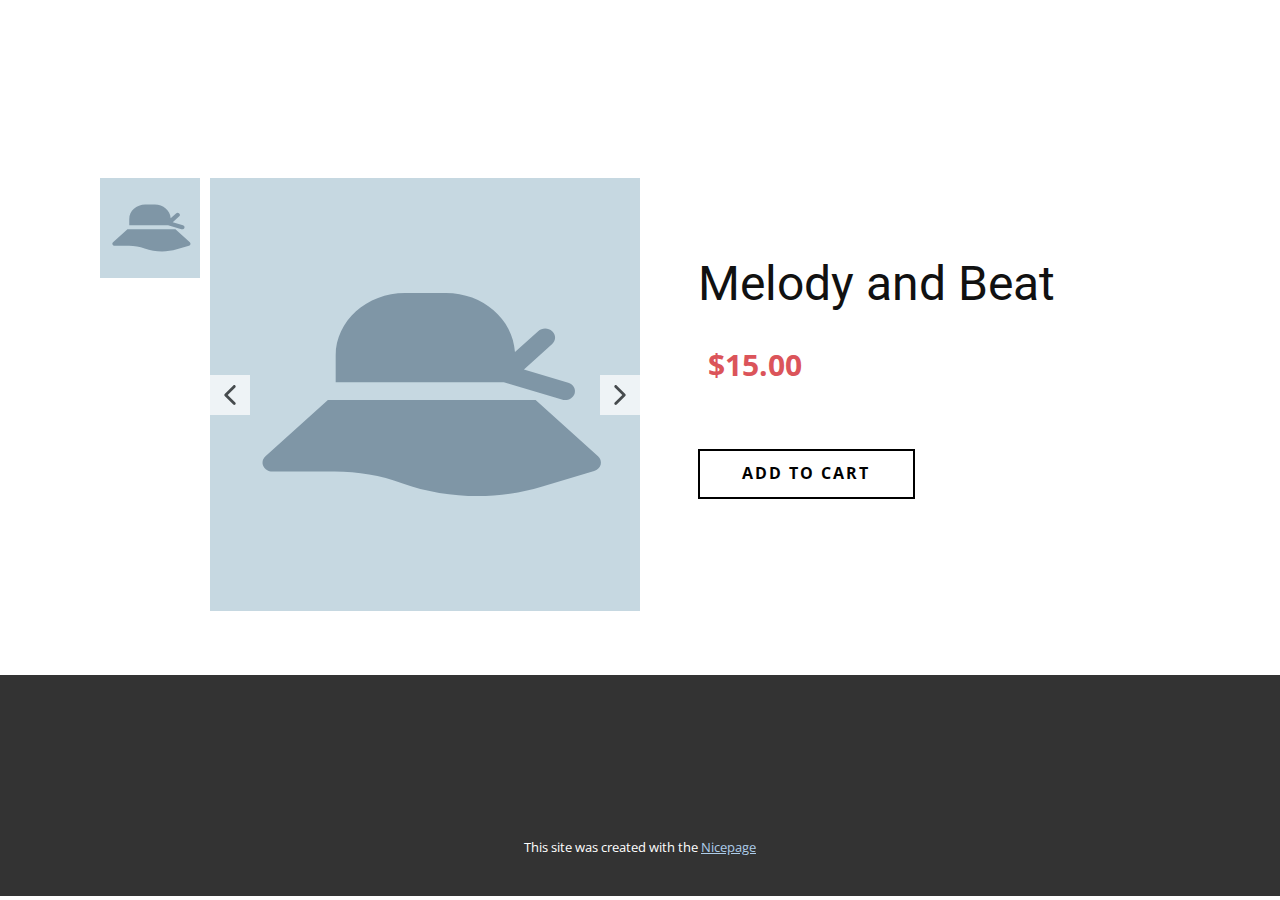
<file: products/melody-and-beat.html>
<!DOCTYPE html>
<html style="font-size: 16px;" lang="en"><head>
    <meta name="viewport" content="width=device-width, initial-scale=1.0">
    <meta charset="utf-8">
    <meta name="keywords" content="Women&amp;apos;s Shoes">
    <meta name="description" content="">
    <title>Product Details Template</title>
    <link rel="stylesheet" href="../nicepage.css" media="screen">
<link rel="stylesheet" href="../Product-Details-Template.css" media="screen">
    <script class="u-script" type="text/javascript" src="../jquery.js" defer=""></script>
    <script class="u-script" type="text/javascript" src="../nicepage.js" defer=""></script>
    <meta name="generator" content="Nicepage 6.16.5, nicepage.com">
    <link id="u-theme-google-font" rel="stylesheet" href="https://fonts.googleapis.com/css?family=Roboto:100,100i,300,300i,400,400i,500,500i,700,700i,900,900i|Open+Sans:300,300i,400,400i,500,500i,600,600i,700,700i,800,800i">
    
    
    
    <script type="application/ld+json">{
		"@context": "http://schema.org",
		"@type": "Organization",
		"name": ""
}</script>
    <meta name="theme-color" content="#478ac9">
    <meta property="og:title" content="Product Details Template">
    <meta property="og:type" content="website">
  <meta data-intl-tel-input-cdn-path="intlTelInput/"></head>
  <body data-path-to-root="./" data-include-products="true" class="u-body u-xl-mode" data-lang="en"><header class="u-clearfix u-header u-header" id="sec-3042"><div class="u-clearfix u-sheet u-sheet-1"></div></header>
    <section class="u-align-center u-clearfix u-section-1" id="sec-fd3d">
      <div class="u-clearfix u-sheet u-valign-middle-lg u-valign-middle-md u-valign-middle-xl u-valign-middle-xs u-sheet-1"><!--product--><!--product_options_json--><!--{"source":""}--><!--/product_options_json--><!--product_item-->
        <div class="u-container-style u-expanded-width u-product u-product-1">
          <div class="u-container-layout u-valign-middle-xl u-container-layout-1"><!--product_gallery--><!--options_json--><!--{"maxItems":""}--><!--/options_json-->
            <div class="u-carousel u-gallery u-layout-thumbnails u-lightbox u-no-transition u-product-control u-show-text-none u-thumbnails-position-left u-gallery-1" data-interval="5000" data-u-ride="carousel" id="carousel-0c74">
              <div class="u-carousel-inner u-gallery-inner" role="listbox"><div class="u-carousel-item u-gallery-item u-active">
                  <div class="u-back-slide">
                    <img class="u-back-image u-expanded" src="../images/6537f30a.svg">
                  </div>
                  <div class="u-over-slide u-over-slide-1">
                    <h3 class="u-gallery-heading">Sample Title</h3>
                    <p class="u-gallery-text">Sample Text</p>
                  </div>
                </div></div>
              <a class="u-absolute-vcenter u-carousel-control u-carousel-control-prev u-icon-rectangle u-opacity u-opacity-70 u-spacing-10 u-text-hover-grey-80 u-white u-carousel-control-1" href="#carousel-0c74" role="button" data-u-slide="prev">
                <span aria-hidden="true">
                  <svg viewBox="0 0 451.847 451.847"><path d="M97.141,225.92c0-8.095,3.091-16.192,9.259-22.366L300.689,9.27c12.359-12.359,32.397-12.359,44.751,0
c12.354,12.354,12.354,32.388,0,44.748L173.525,225.92l171.903,171.909c12.354,12.354,12.354,32.391,0,44.744
c-12.354,12.365-32.386,12.365-44.745,0l-194.29-194.281C100.226,242.115,97.141,234.018,97.141,225.92z"></path></svg>
                </span>
                <span class="sr-only">
                  <svg viewBox="0 0 451.847 451.847"><path d="M97.141,225.92c0-8.095,3.091-16.192,9.259-22.366L300.689,9.27c12.359-12.359,32.397-12.359,44.751,0
c12.354,12.354,12.354,32.388,0,44.748L173.525,225.92l171.903,171.909c12.354,12.354,12.354,32.391,0,44.744
c-12.354,12.365-32.386,12.365-44.745,0l-194.29-194.281C100.226,242.115,97.141,234.018,97.141,225.92z"></path></svg>
                </span>
              </a>
              <a class="u-absolute-vcenter u-carousel-control u-carousel-control-next u-icon-rectangle u-opacity u-opacity-70 u-spacing-10 u-text-hover-grey-80 u-white u-carousel-control-2" href="#carousel-0c74" role="button" data-u-slide="next">
                <span aria-hidden="true">
                  <svg viewBox="0 0 451.846 451.847"><path d="M345.441,248.292L151.154,442.573c-12.359,12.365-32.397,12.365-44.75,0c-12.354-12.354-12.354-32.391,0-44.744
L278.318,225.92L106.409,54.017c-12.354-12.359-12.354-32.394,0-44.748c12.354-12.359,32.391-12.359,44.75,0l194.287,194.284
c6.177,6.18,9.262,14.271,9.262,22.366C354.708,234.018,351.617,242.115,345.441,248.292z"></path></svg>
                </span>
                <span class="sr-only">
                  <svg viewBox="0 0 451.846 451.847"><path d="M345.441,248.292L151.154,442.573c-12.359,12.365-32.397,12.365-44.75,0c-12.354-12.354-12.354-32.391,0-44.744
L278.318,225.92L106.409,54.017c-12.354-12.359-12.354-32.394,0-44.748c12.354-12.359,32.391-12.359,44.75,0l194.287,194.284
c6.177,6.18,9.262,14.271,9.262,22.366C354.708,234.018,351.617,242.115,345.441,248.292z"></path></svg>
                </span>
              </a>
              <ol class="u-carousel-thumbnails u-spacing-15 u-vertical-spacing u-carousel-thumbnails-1"><li class="u-carousel-thumbnail u-carousel-thumbnail-1 u-active" data-u-target="#carousel-0c74" data-u-slide-to="0">
                  <img class="u-carousel-thumbnail-image u-image" src="../images/6537f30a.svg">
                </li></ol>
            </div><!--/product_gallery--><!--product_title-->
            <h2 class="u-align-left u-product-control u-text u-text-1">Melody and Beat</h2><!--/product_title--><!--product_price-->
            <div data-add-zero-cents="true" class="u-product-control u-product-price u-product-price-1">
              <div class="u-price-wrapper u-spacing-10"><!--product_old_price-->
                <div class="u-old-price" style="text-decoration: line-through !important;"></div><!--/product_old_price--><!--product_regular_price-->
                <div class="u-price u-text-palette-2-base" style="font-size: 1.875rem; font-weight: 700;">$15.00</div><!--/product_regular_price-->
              </div>
            </div><!--/product_price--><!--product_content-->
            <div class="u-align-left u-product-control u-product-desc u-text u-text-2"></div><!--/product_content--><!--product_button--><!--options_json--><!--{"clickType":"add-to-cart","content":""}--><!--/options_json-->
            <a href="#sec-a56c" class="u-border-2 u-border-black u-btn u-button-style u-hover-black u-none u-product-control u-text-black u-text-hover-white u-btn-1 u-add-to-cart-link" data-product-button-click-type="add-to-cart" data-product-id="3" data-product="{&quot;id&quot;:&quot;3&quot;,&quot;name&quot;:&quot;melody-and-beat&quot;,&quot;title&quot;:&quot;Melody and Beat&quot;,&quot;description&quot;:&quot;&quot;,&quot;fullDescription&quot;:&quot;&quot;,&quot;price&quot;:&quot;15&quot;,&quot;oldPrice&quot;:&quot;&quot;,&quot;quantity&quot;:1,&quot;currency&quot;:&quot;USD&quot;,&quot;sku&quot;:&quot;&quot;,&quot;outOfStock&quot;:false,&quot;isFeatured&quot;:false,&quot;categories&quot;:[&quot;3&quot;],&quot;images&quot;:[{&quot;url&quot;:&quot;../images/6537f30a.svg&quot;}],&quot;created&quot;:1725247870447,&quot;updated&quot;:1725263852580,&quot;isDefault&quot;:true,&quot;categoriesData&quot;:[{&quot;link&quot;:&quot;./products/products.html#/1///3&quot;,&quot;title&quot;:&quot;Accessories&quot;}]}"><!--product_button_content-->Add to Cart<!--/product_button_content--></a><!--/product_button-->
          </div>
        </div><!--/product_item--><!--/product-->
      </div>
    </section>
    
    
    
    <footer class="u-align-center u-clearfix u-container-align-center u-footer u-grey-80 u-footer" id="sec-e478"><div class="u-clearfix u-sheet u-sheet-1"></div></footer>
    <section class="u-backlink u-clearfix u-grey-80">
      <p class="u-text">
        <span>This site was created with the </span>
        <a class="u-link" href="https://nicepage.com/" target="_blank" rel="nofollow">
          <span>Nicepage</span>
        </a>
      </p>
    </section>
  <section class="u-black u-clearfix u-container-style u-dialog-block u-opacity u-opacity-70 u-payment-dialog u-valign-middle u-dialog-section-4" id="sec-a56c">
      <div class="u-align-center u-container-align-center u-container-style u-dialog u-radius-25 u-shape-round u-white u-dialog-1">
        <div class="u-container-layout u-valign-top u-container-layout-1">
          <h5 class="u-align-left u-text u-text-1">Buy Now</h5>
          <div class="u-expanded-width u-products u-products-1" data-site-sorting-prop="created" data-site-sorting-order="desc" data-items-per-page="1">
            <div class="u-list-control"></div>
            <div class="u-repeater u-repeater-1">
              <div class="u-container-style u-products-item u-repeater-item">
                <div class="u-container-layout u-similar-container u-container-layout-2">
                  <h5 class="u-align-left u-product-control u-text u-text-2">
                    <a class="u-product-title-link" href="#">Product 1 Title</a>
                  </h5>
                  <div class="u-align-left u-product-control u-product-desc u-text u-text-3">
                    <p>Sample text. Lorem ipsum dolor sit amet, consectetur adipiscing elit nullam nunc justo sagittis suscipit ultrices.</p>
                  </div>
                  <div class="u-align-left u-product-control u-product-quantity u-product-quantity-1">
                    <div class="u-hidden u-quantity-label">Quantity</div>
                    <div class="u-border-1 u-border-grey-30 u-quantity-input u-radius-50">
                      <a class="disabled minus u-button-style u-quantity-button u-text-body-color">
                        <svg xmlns="http://www.w3.org/2000/svg" viewBox="0 0 16 16"><path d="m 4 8 h 8" fill="none" stroke="currentColor" stroke-width="1" fill-rule="evenodd"></path></svg>
                      </a>
                      <input class="u-input" type="text" value="1" pattern="[0-9]+">
                      <a class="plus u-button-style u-quantity-button u-text-body-color">
                        <svg xmlns="http://www.w3.org/2000/svg" viewBox="0 0 16 16"><path d="m 4 8 h 8 M 8 4 v 8" fill="none" stroke="currentColor" stroke-width="1" fill-rule="evenodd"></path></svg>
                      </a>
                    </div>
                  </div>
                  <div data-add-zero-cents="true" class="u-align-left u-product-control u-product-price u-product-price-1">
                    <div class="u-price-wrapper u-spacing-10">
                      <div class="u-old-price" style="text-decoration: line-through !important;">$20.00</div>
                      <div class="u-price" style="font-size: 1.25rem; font-weight: 700;">$17.00</div>
                    </div>
                  </div>
                </div>
              </div>
            </div>
            <div class="u-list-control"></div>
          </div>
          <div class="u-expanded-width u-payment-services u-tab-links-align-justify u-tab-payment u-tab-vertical u-tabs u-payment-services-1" data-payment-order-approved-message="Your order has been approved. Thank you!" data-payment-order-cancelled-message="Unable to process your order. Please try again later.">
            <ul class="u-tab-list u-unstyled" role="tablist"><li class="u-tab-item" role="presentation"><a class="active u-active-grey-10 u-button-style u-payment-paypal u-tab-link u-text-body-color" id="link-tab-9cb3" href="#tab-9cb3" role="tab" aria-controls="tab-9cb3" aria-selected="true"><input type="radio" class="u-field-input u-grey-15 u-radius-15" name="payment-group" checked="checked"><span>Paypal</span><svg class="u-svg-content" xmlns="http://www.w3.org/2000/svg" x="0px" y="0px"><path fill="#009EE3" d="M11,5.9H18c3.8,0,5.2,1.9,4.9,4.7c-0.3,4.7-3.2,7.2-6.9,7.2h-1.9c-0.5,0-0.8,0.3-0.9,1.3l-0.8,4.3
  c-0.1,0.3-0.2,0.5-0.5,0.6H7.6c-0.4,0-0.5-0.3-0.4-1l2.6-16C9.9,6.3,10.2,5.9,11,5.9z"></path><path fill="#113984" d="M6.7,0h7.1c2,0,4.3,0.1,5.9,1.5c1.1,0.9,1.6,2.4,1.5,4c-0.4,5.4-3.7,8.5-8,8.5H9.6c-0.6,0-0.9,0.4-1.2,1.5
  l-0.9,5.1C7.4,21,7.3,21.3,7,21.3H2.6C2,21.3,1.9,21,2,20.1L5.2,1.3C5.3,0.4,5.7,0,6.7,0z"></path><path fill="#172C70" d="M8.6,14.8l1.3-7.9c0.1-0.7,0.5-1,1.3-1h7.1c1.2,0,2.1,0.2,2.8,0.5c-0.7,4.8-3.8,7.5-7.9,7.5H9.6
  C9.1,13.9,8.8,14.1,8.6,14.8z"></path></svg>
</a>
</li><li class="u-tab-item" role="presentation"><a class="u-active-grey-10 u-button-style u-payment-stripe u-tab-link u-text-body-color" id="link-tab-ab80" href="#tab-ab80" role="tab" aria-controls="tab-ab80" aria-selected="false"><input type="radio" class="u-field-input u-grey-15 u-radius-15" name="payment-group"><span>Stripe</span><svg class="u-svg-content" xmlns="http://www.w3.org/2000/svg" x="0px" y="0px" viewBox="0 0 24 24"><path fill="#635BFF" d="M14,9.2c-2.3-0.8-3.4-1.5-3.4-2.4c0-0.8,0.8-1.3,2-1.3c2.3,0,4.7,0.8,6.4,1.6l0.9-5.5
  c-1.3-0.5-4-1.6-7.7-1.6C9.6,0,7.5,0.7,5.8,1.9C4.1,3.2,3.4,4.9,3.4,7.2c0,4,2.6,5.7,6.8,7.2c2.7,0.9,3.6,1.6,3.6,2.5
  c0,0.9-0.9,1.6-2.4,1.6c-1.9,0-5.2-0.9-7.3-2.1L3,22c1.8,0.9,5.1,2,8.7,2c2.8,0,5.1-0.7,6.6-1.9c1.8-1.3,2.7-3.2,2.7-5.7
  C20.9,12.3,18.2,10.7,14,9.2L14,9.2z"></path></svg>
</a>
</li></ul>
            <div class="u-tab-content">
              <div class="u-container-style u-payment-paypal u-tab-active u-tab-pane" id="tab-9cb3" role="tabpanel" aria-labelledby="link-tab-9cb3">
                <div class="u-container-layout u-payment-services-inner u-container-layout-3">Loading...</div>
              </div>
              <div class="u-container-style u-payment-stripe u-tab-pane" id="tab-ab80" role="tabpanel" aria-labelledby="link-tab-ab80">
                <div class="u-container-layout u-container-layout-4">
                  <a href="#" class="u-btn u-button-style u-stripe-button u-btn-1">Pay with Stripe</a>
                </div>
              </div>
            </div>
          </div>
        </div><button class="u-dialog-close-button u-icon u-text-grey-40 u-icon-1"><svg class="u-svg-link" preserveAspectRatio="xMidYMin slice" viewBox="0 0 16 16" style=""><use xmlns:xlink="http://www.w3.org/1999/xlink" xlink:href="#svg-efe9"></use></svg><svg xmlns="http://www.w3.org/2000/svg" xmlns:xlink="http://www.w3.org/1999/xlink" version="1.1" xml:space="preserve" class="u-svg-content" viewBox="0 0 16 16" x="0px" y="0px" id="svg-efe9"><rect x="7" y="0" transform="matrix(0.7071 -0.7071 0.7071 0.7071 -3.3138 8.0002)" width="2" height="16"></rect><rect x="0" y="7" transform="matrix(0.7071 -0.7071 0.7071 0.7071 -3.3138 8.0002)" width="16" height="2"></rect></svg></button>
      </div>
    </section><style>.u-dialog-section-4 .u-dialog-1 {
  width: 570px;
  min-height: 578px;
  height: auto;
  box-shadow: 0px 0px 8px 0px rgba(0,0,0,0.2);
  margin: 60px auto;
}

.u-dialog-section-4 .u-container-layout-1 {
  padding: 34px 35px;
}

.u-dialog-section-4 .u-text-1 {
  font-weight: 700;
  margin: 0 165px 0 0;
}

.u-dialog-section-4 .u-products-1 {
  margin-top: 30px;
  margin-bottom: 0;
}

.u-dialog-section-4 .u-repeater-1 {
  grid-template-columns: 100%;
  min-height: 206px;
  grid-gap: 10px;
}

.u-dialog-section-4 .u-container-layout-2 {
  padding: 0 0 30px;
}

.u-dialog-section-4 .u-text-2 {
  background-image: none;
  margin: 0;
}

.u-dialog-section-4 .u-text-3 {
  font-size: 0.875rem;
  margin: 20px 0 0;
}

.u-dialog-section-4 .u-product-quantity-1 {
  width: 125px;
  margin: 30px auto 0 0;
}

.u-dialog-section-4 .u-product-price-1 {
  margin: -34px 0 0 auto;
}

.u-dialog-section-4 .u-payment-services-1 {
  min-height: 250px;
  min-width: 50px;
  margin: 0;
}

.u-dialog-section-4 .u-container-layout-3 {
  padding: 20px 0 0;
}

.u-dialog-section-4 .u-container-layout-4 {
  padding: 20px 0 0;
}

.u-dialog-section-4 .u-btn-1 {
  width: 100%;
  margin: 0 auto;
}

.u-dialog-section-4 .u-icon-1 {
  width: 20px;
  height: 20px;
  left: auto;
  top: 36px;
  position: absolute;
  right: 35px;
  padding: 0;
}

@media (max-width: 1199px) {
  .u-dialog-section-4 .u-text-1 {
    margin-right: 165px;
  }

  .u-dialog-section-4 .u-payment-services-1 {
    margin-right: initial;
    margin-left: initial;
  }
}

@media (max-width: 991px) {
  .u-dialog-section-4 .u-container-layout-1 {
    padding: 30px;
  }

  .u-dialog-section-4 .u-container-layout-3 {
    padding-bottom: 0;
    padding-left: 0;
    padding-right: 0;
  }

  .u-dialog-section-4 .u-container-layout-4 {
    padding-bottom: 0;
    padding-left: 0;
    padding-right: 0;
  }

  .u-dialog-section-4 .u-icon-1 {
    top: 32px;
    right: 30px;
  }
}

@media (max-width: 767px) {
  .u-dialog-section-4 .u-dialog-1 {
    width: 540px;
  }
}

@media (max-width: 575px) {
  .u-dialog-section-4 .u-dialog-1 {
    width: 340px;
  }

  .u-dialog-section-4 .u-container-layout-1 {
    padding-left: 20px;
    padding-right: 20px;
  }

  .u-dialog-section-4 .u-text-1 {
    margin-right: 5px;
  }

  .u-dialog-section-4 .u-icon-1 {
    right: 20px;
  }
}</style>
</body></html>
</file>
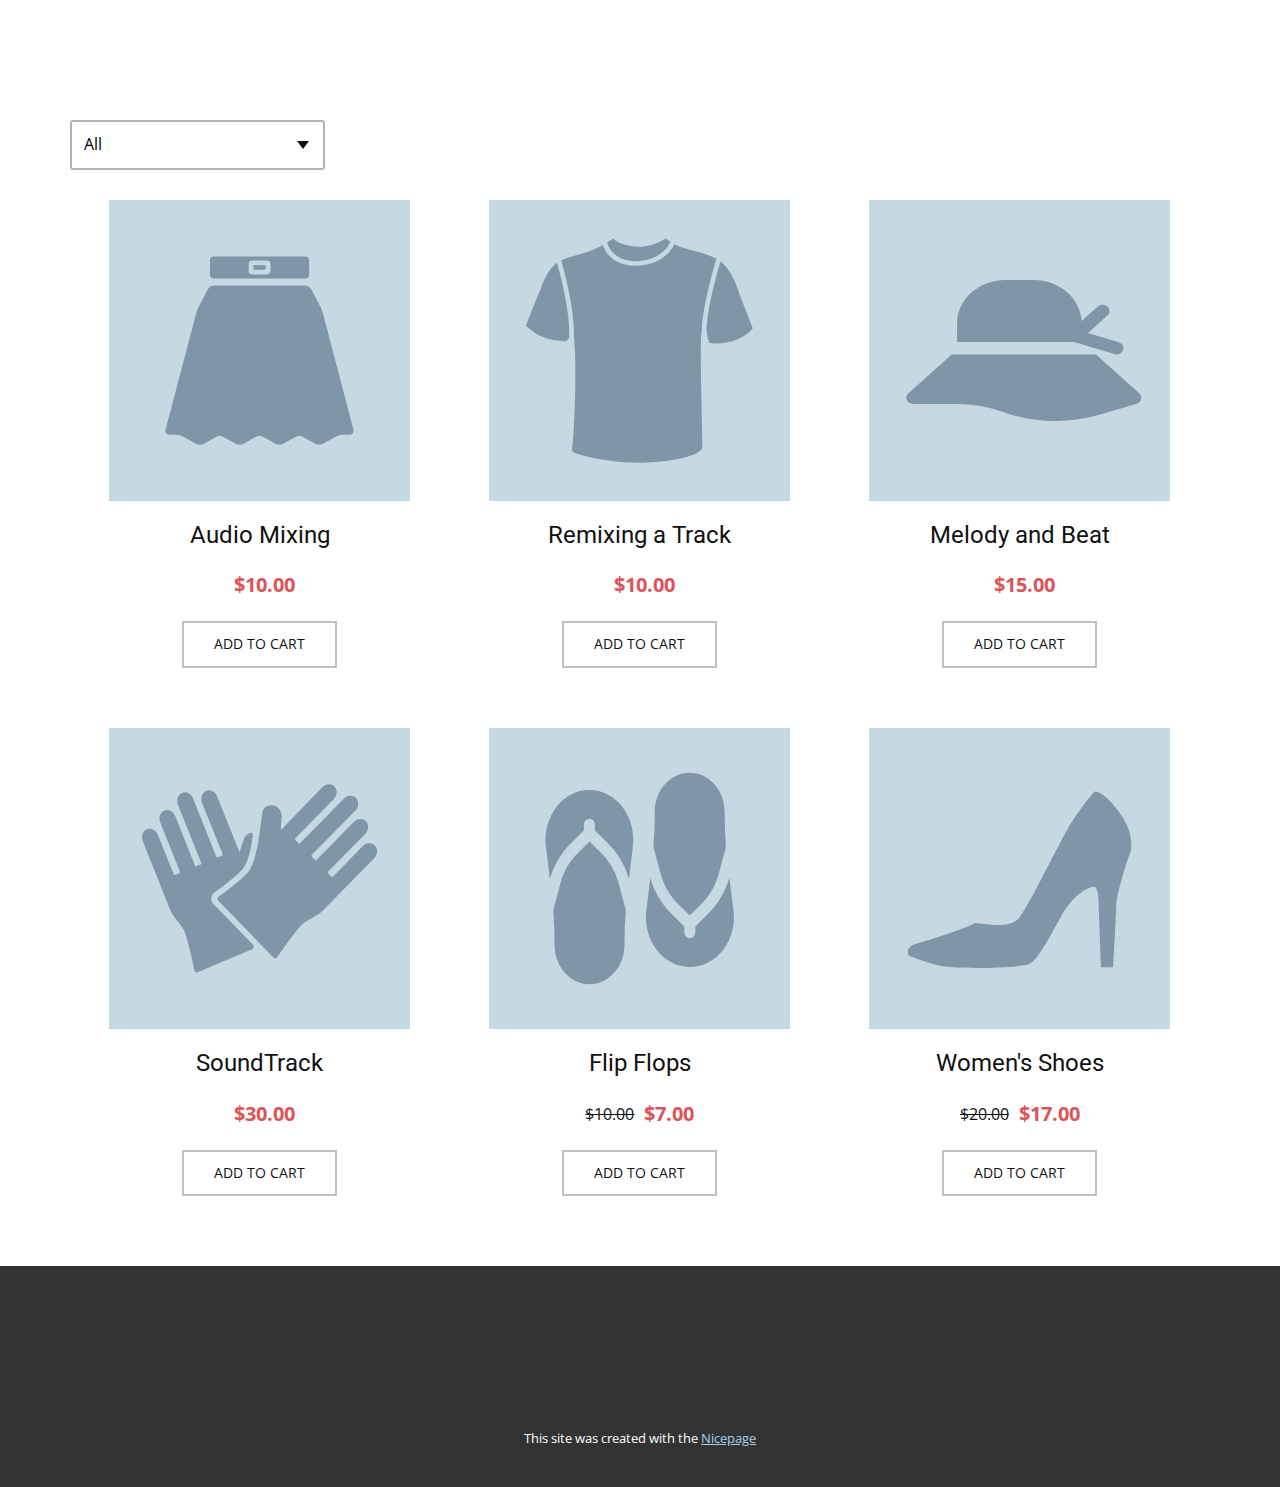
<file: products/products.html>
<!DOCTYPE html>
<html style="font-size: 16px;" lang="en"><head>
    <meta name="viewport" content="width=device-width, initial-scale=1.0">
    <meta charset="utf-8">
    <meta name="keywords" content="">
    <meta name="description" content="">
    <title>Shop</title>
    <link rel="stylesheet" href="../nicepage.css" media="screen">
<link rel="stylesheet" href="../Product-List-Template.css" media="screen">
    <script class="u-script" type="text/javascript" src="../jquery.js" defer=""></script>
    <script class="u-script" type="text/javascript" src="../nicepage.js" defer=""></script>
    <meta name="generator" content="Nicepage 6.16.5, nicepage.com">
    <link id="u-theme-google-font" rel="stylesheet" href="https://fonts.googleapis.com/css?family=Roboto:100,100i,300,300i,400,400i,500,500i,700,700i,900,900i|Open+Sans:300,300i,400,400i,500,500i,600,600i,700,700i,800,800i">
    
    
    
    <script type="application/ld+json">{
		"@context": "http://schema.org",
		"@type": "Organization",
		"name": ""
}</script>
    <meta name="theme-color" content="#478ac9">
    <meta property="og:title" content="Product List Template">
    <meta property="og:type" content="website">
  <meta data-intl-tel-input-cdn-path="intlTelInput/"></head>
  <body data-path-to-root="../" data-include-products="true" class="u-body u-xl-mode" data-lang="en"><header class="u-clearfix u-header u-header" id="sec-3042"><div class="u-clearfix u-sheet u-sheet-1"></div></header>
    <section class="u-align-center u-clearfix u-container-align-center u-section-1" id="sec-40ce">
      <div class="u-clearfix u-sheet u-valign-middle u-sheet-1"><!--products--><!--products_options_json--><!--{"type":"Recent","source":"","tags":"","count":""}--><!--/products_options_json-->
        <div class="u-expanded-width u-products u-products-1" data-site-sorting-prop="created" data-site-sorting-order="desc" data-items-per-page="6" data-products-datasource="site" data-products-id="1">
          <div class="has-categories-listbox u-list-control"><!--products_categories_filter-->
            <div class="u-categories-listbox"><!--products_categories_filter_select-->
              <select class="u-border-2 u-border-grey-30 u-input u-select-categories"><option value="">All</option><option value="featured">Featured</option><option value="1"> Clothes</option><option value="2"> Shoes</option><option value="3"> Accessories</option></select><!--/products_categories_filter_select-->
              <svg class="u-caret u-caret-svg" version="1.1" id="Layer_1" xmlns="http://www.w3.org/2000/svg" xmlns:xlink="http://www.w3.org/1999/xlink" x="0px" y="0px" width="16px" height="16px" viewBox="0 0 16 16" style="fill:currentColor;" xml:space="preserve"><polygon class="st0" points="8,12 2,4 14,4 "></polygon></svg>
            </div><!--/products_categories_filter-->
          </div>
          <div class="u-repeater u-repeater-1">
            <!--product_item--><div class="u-align-center u-container-align-center u-container-style u-products-item u-repeater-item u-white u-repeater-item-1" data-product-id="4">
              <div class="u-container-layout u-similar-container u-valign-top u-container-layout-1"><!--product_image-->
                <a class="u-product-title-link" href="../products/audio-mixing.html"><img alt="" class="u-expanded-width u-image u-image-contain u-image-default u-product-control u-image-1" src="../images/caac4e54.svg"></a><!--/product_image--><!--product_title-->
                <h4 class="u-align-center u-product-control u-text u-text-default u-text-1">
                  <a class="u-product-title-link" href="../products/audio-mixing.html">Audio Mixing</a>
                </h4><!--/product_title--><!--product_price-->
                <div class="u-align-center u-product-control u-product-price u-product-price-1" data-add-zero-cents="true">
                  <div class="u-price-wrapper u-spacing-10"><!--product_old_price-->
                    <div class="u-old-price" style="text-decoration: line-through !important;"></div><!--/product_old_price--><!--product_regular_price-->
                    <div class="u-price u-text-palette-2-base" style="font-size: 1.25rem; font-weight: 700;">$10.00</div><!--/product_regular_price-->
                  </div>
                </div><!--/product_price--><!--product_button--><!--options_json--><!--{"clickType":"add-to-cart","content":""}--><!--/options_json-->
                <a href="#" class="u-align-center u-border-2 u-border-grey-25 u-btn u-btn-rectangle u-button-style u-none u-product-control u-text-body-color u-btn-1 u-add-to-cart-link" data-product-button-click-type="add-to-cart" data-product-id="6" data-product="{&quot;id&quot;:&quot;6&quot;,&quot;name&quot;:&quot;audio-mixing&quot;,&quot;title&quot;:&quot;Audio Mixing&quot;,&quot;description&quot;:&quot;&quot;,&quot;fullDescription&quot;:&quot;&quot;,&quot;price&quot;:&quot;10&quot;,&quot;oldPrice&quot;:&quot;&quot;,&quot;quantity&quot;:1,&quot;currency&quot;:&quot;USD&quot;,&quot;sku&quot;:&quot;&quot;,&quot;outOfStock&quot;:false,&quot;isFeatured&quot;:false,&quot;categories&quot;:[&quot;1&quot;],&quot;images&quot;:[{&quot;url&quot;:&quot;../images/caac4e54.svg&quot;}],&quot;created&quot;:1725247870448,&quot;updated&quot;:1725263673168,&quot;isDefault&quot;:true,&quot;categoriesData&quot;:[{&quot;link&quot;:&quot;./products/products.html#/1///1&quot;,&quot;title&quot;:&quot;Clothes&quot;}]}"><!--product_button_content-->Add to Cart<!--/product_button_content--></a><!--/product_button-->
              </div>
            </div><!--/product_item--><!--product_item--><div class="u-align-center u-container-align-center u-container-style u-products-item u-repeater-item u-white u-repeater-item-2" data-product-id="5">
              <div class="u-container-layout u-similar-container u-valign-top u-container-layout-2"><!--product_image-->
                <a class="u-product-title-link" href="../products/remixing-a-track.html"><img alt="" class="u-expanded-width u-image u-image-contain u-image-default u-product-control u-image-2" src="../images/53c4c417.svg"></a><!--/product_image--><!--product_title-->
                <h4 class="u-align-center u-product-control u-text u-text-default u-text-2">
                  <a class="u-product-title-link" href="../products/remixing-a-track.html">Remixing a Track</a>
                </h4><!--/product_title--><!--product_price-->
                <div class="u-align-center u-product-control u-product-price u-product-price-2" data-add-zero-cents="true">
                  <div class="u-price-wrapper u-spacing-10"><!--product_old_price-->
                    <div class="u-old-price" style="text-decoration: line-through !important;"></div><!--/product_old_price--><!--product_regular_price-->
                    <div class="u-price u-text-palette-2-base" style="font-size: 1.25rem; font-weight: 700;">$10.00</div><!--/product_regular_price-->
                  </div>
                </div><!--/product_price--><!--product_button--><!--options_json--><!--{"clickType":"add-to-cart","content":""}--><!--/options_json-->
                <a href="#" class="u-align-center u-border-2 u-border-grey-25 u-btn u-btn-rectangle u-button-style u-none u-product-control u-text-body-color u-btn-2 u-add-to-cart-link" data-product-button-click-type="add-to-cart" data-product-id="2" data-product="{&quot;id&quot;:&quot;2&quot;,&quot;name&quot;:&quot;remixing-a-track&quot;,&quot;title&quot;:&quot;Remixing a Track&quot;,&quot;description&quot;:&quot;&quot;,&quot;fullDescription&quot;:&quot;&quot;,&quot;price&quot;:&quot;10&quot;,&quot;oldPrice&quot;:&quot;&quot;,&quot;quantity&quot;:1,&quot;currency&quot;:&quot;USD&quot;,&quot;sku&quot;:&quot;&quot;,&quot;outOfStock&quot;:false,&quot;isFeatured&quot;:false,&quot;categories&quot;:[&quot;1&quot;],&quot;images&quot;:[{&quot;url&quot;:&quot;../images/53c4c417.svg&quot;}],&quot;created&quot;:1725247870447,&quot;updated&quot;:1725263783884,&quot;isDefault&quot;:true,&quot;categoriesData&quot;:[{&quot;link&quot;:&quot;./products/products.html#/1///1&quot;,&quot;title&quot;:&quot;Clothes&quot;}]}"><!--product_button_content-->Add to Cart<!--/product_button_content--></a><!--/product_button-->
              </div>
            </div><!--/product_item--><!--product_item--><div class="u-align-center u-container-align-center u-container-style u-products-item u-repeater-item u-white u-repeater-item-3" data-product-id="6">
              <div class="u-container-layout u-similar-container u-valign-top u-container-layout-3"><!--product_image-->
                <a class="u-product-title-link" href="../products/melody-and-beat.html"><img alt="" class="u-expanded-width u-image u-image-contain u-image-default u-product-control u-image-3" src="../images/6537f30a.svg"></a><!--/product_image--><!--product_title-->
                <h4 class="u-align-center u-product-control u-text u-text-default u-text-3">
                  <a class="u-product-title-link" href="../products/melody-and-beat.html">Melody and Beat</a>
                </h4><!--/product_title--><!--product_price-->
                <div class="u-align-center u-product-control u-product-price u-product-price-3" data-add-zero-cents="true">
                  <div class="u-price-wrapper u-spacing-10"><!--product_old_price-->
                    <div class="u-old-price" style="text-decoration: line-through !important;"></div><!--/product_old_price--><!--product_regular_price-->
                    <div class="u-price u-text-palette-2-base" style="font-size: 1.25rem; font-weight: 700;">$15.00</div><!--/product_regular_price-->
                  </div>
                </div><!--/product_price--><!--product_button--><!--options_json--><!--{"clickType":"add-to-cart","content":""}--><!--/options_json-->
                <a href="#" class="u-align-center u-border-2 u-border-grey-25 u-btn u-btn-rectangle u-button-style u-none u-product-control u-text-body-color u-btn-3 u-add-to-cart-link" data-product-button-click-type="add-to-cart" data-product-id="3" data-product="{&quot;id&quot;:&quot;3&quot;,&quot;name&quot;:&quot;melody-and-beat&quot;,&quot;title&quot;:&quot;Melody and Beat&quot;,&quot;description&quot;:&quot;&quot;,&quot;fullDescription&quot;:&quot;&quot;,&quot;price&quot;:&quot;15&quot;,&quot;oldPrice&quot;:&quot;&quot;,&quot;quantity&quot;:1,&quot;currency&quot;:&quot;USD&quot;,&quot;sku&quot;:&quot;&quot;,&quot;outOfStock&quot;:false,&quot;isFeatured&quot;:false,&quot;categories&quot;:[&quot;3&quot;],&quot;images&quot;:[{&quot;url&quot;:&quot;../images/6537f30a.svg&quot;}],&quot;created&quot;:1725247870447,&quot;updated&quot;:1725263852580,&quot;isDefault&quot;:true,&quot;categoriesData&quot;:[{&quot;link&quot;:&quot;./products/products.html#/1///3&quot;,&quot;title&quot;:&quot;Accessories&quot;}]}"><!--product_button_content-->Add to Cart<!--/product_button_content--></a><!--/product_button-->
              </div>
            </div><!--/product_item--><!--product_item--><div class="u-align-center u-container-align-center u-container-style u-products-item u-repeater-item u-white u-repeater-item-4" data-product-id="6">
              <div class="u-container-layout u-similar-container u-valign-top u-container-layout-4"><!--product_image-->
                <a class="u-product-title-link" href="../products/soundtrack.html"><img alt="" class="u-expanded-width u-image u-image-contain u-image-default u-product-control u-image-4" src="../images/776587db.svg"></a><!--/product_image--><!--product_title-->
                <h4 class="u-align-center u-product-control u-text u-text-default u-text-4">
                  <a class="u-product-title-link" href="../products/soundtrack.html">SoundTrack </a>
                </h4><!--/product_title--><!--product_price-->
                <div class="u-align-center u-product-control u-product-price u-product-price-4" data-add-zero-cents="true">
                  <div class="u-price-wrapper u-spacing-10"><!--product_old_price-->
                    <div class="u-old-price" style="text-decoration: line-through !important;"></div><!--/product_old_price--><!--product_regular_price-->
                    <div class="u-price u-text-palette-2-base" style="font-size: 1.25rem; font-weight: 700;">$30.00</div><!--/product_regular_price-->
                  </div>
                </div><!--/product_price--><!--product_button--><!--options_json--><!--{"clickType":"add-to-cart","content":""}--><!--/options_json-->
                <a href="#" class="u-align-center u-border-2 u-border-grey-25 u-btn u-btn-rectangle u-button-style u-none u-product-control u-text-body-color u-btn-4 u-add-to-cart-link" data-product-button-click-type="add-to-cart" data-product-id="4" data-product="{&quot;id&quot;:&quot;4&quot;,&quot;name&quot;:&quot;soundtrack&quot;,&quot;title&quot;:&quot;SoundTrack &quot;,&quot;description&quot;:&quot;&quot;,&quot;fullDescription&quot;:&quot;&quot;,&quot;price&quot;:&quot;30&quot;,&quot;oldPrice&quot;:&quot;&quot;,&quot;quantity&quot;:1,&quot;currency&quot;:&quot;USD&quot;,&quot;sku&quot;:&quot;&quot;,&quot;outOfStock&quot;:false,&quot;isFeatured&quot;:false,&quot;categories&quot;:[&quot;3&quot;],&quot;images&quot;:[{&quot;url&quot;:&quot;../images/776587db.svg&quot;}],&quot;created&quot;:1725247870447,&quot;updated&quot;:1725263838735,&quot;isDefault&quot;:true,&quot;categoriesData&quot;:[{&quot;link&quot;:&quot;./products/products.html#/1///3&quot;,&quot;title&quot;:&quot;Accessories&quot;}]}"><!--product_button_content-->Add to Cart<!--/product_button_content--></a><!--/product_button-->
              </div>
            </div><!--/product_item--><!--product_item--><div class="u-align-center u-container-align-center u-container-style u-products-item u-repeater-item u-white u-repeater-item-5" data-product-id="6">
              <div class="u-container-layout u-similar-container u-valign-top u-container-layout-5"><!--product_image-->
                <a class="u-product-title-link" href="../products/flip-flops.html"><img alt="" class="u-expanded-width u-image u-image-contain u-image-default u-product-control u-image-5" src="../images/6f461f60.svg"></a><!--/product_image--><!--product_title-->
                <h4 class="u-align-center u-product-control u-text u-text-default u-text-5">
                  <a class="u-product-title-link" href="../products/flip-flops.html">Flip Flops</a>
                </h4><!--/product_title--><!--product_price-->
                <div class="u-align-center u-product-control u-product-price u-product-price-5" data-add-zero-cents="true">
                  <div class="u-price-wrapper u-spacing-10"><!--product_old_price-->
                    <div class="u-old-price" style="text-decoration: line-through !important;">$10.00</div><!--/product_old_price--><!--product_regular_price-->
                    <div class="u-price u-text-palette-2-base" style="font-size: 1.25rem; font-weight: 700;">$7.00</div><!--/product_regular_price-->
                  </div>
                </div><!--/product_price--><!--product_button--><!--options_json--><!--{"clickType":"add-to-cart","content":""}--><!--/options_json-->
                <a href="#" class="u-align-center u-border-2 u-border-grey-25 u-btn u-btn-rectangle u-button-style u-none u-product-control u-text-body-color u-btn-5 u-add-to-cart-link" data-product-button-click-type="add-to-cart" data-product-id="5" data-product="{&quot;id&quot;:&quot;5&quot;,&quot;name&quot;:&quot;flip-flops&quot;,&quot;title&quot;:&quot;Flip Flops&quot;,&quot;description&quot;:&quot;Sample text. Lorem ipsum dolor sit amet, consectetur adipiscing elit nullam nunc justo sagittis suscipit.&quot;,&quot;fullDescription&quot;:&quot;Sample text. Lorem ipsum dolor sit amet, consectetur adipiscing elit, sed do eiusmod tempor incididunt ut labore et dolore magna aliqua. Ut enim ad minim veniam, quis nostrud exercitation ullamco laboris nisi ut aliquip ex ea commodo consequat.&quot;,&quot;price&quot;:&quot;7&quot;,&quot;oldPrice&quot;:&quot;10&quot;,&quot;quantity&quot;:1,&quot;currency&quot;:&quot;USD&quot;,&quot;sku&quot;:&quot;&quot;,&quot;outOfStock&quot;:false,&quot;isFeatured&quot;:false,&quot;categories&quot;:[&quot;2&quot;],&quot;images&quot;:[{&quot;url&quot;:&quot;../images/6f461f60.svg&quot;}],&quot;created&quot;:1725247870447,&quot;updated&quot;:1725247870447,&quot;isDefault&quot;:true,&quot;categoriesData&quot;:[{&quot;link&quot;:&quot;./products/products.html#/1///2&quot;,&quot;title&quot;:&quot;Shoes&quot;}]}"><!--product_button_content-->Add to Cart<!--/product_button_content--></a><!--/product_button-->
              </div>
            </div><!--/product_item--><!--product_item--><div class="u-align-center u-container-align-center u-container-style u-products-item u-repeater-item u-white u-repeater-item-6" data-product-id="6">
              <div class="u-container-layout u-similar-container u-valign-top u-container-layout-6"><!--product_image-->
                <a class="u-product-title-link" href="../products/women-s-shoes.html"><img alt="" class="u-expanded-width u-image u-image-contain u-image-default u-product-control u-image-6" src="../images/d754debf.svg"></a><img src="../images/414330ad.svg" class="u-product-second-image"><!--/product_image--><!--product_title-->
                <h4 class="u-align-center u-product-control u-text u-text-default u-text-6">
                  <a class="u-product-title-link" href="../products/women-s-shoes.html">Women's Shoes</a>
                </h4><!--/product_title--><!--product_price-->
                <div class="u-align-center u-product-control u-product-price u-product-price-6" data-add-zero-cents="true">
                  <div class="u-price-wrapper u-spacing-10"><!--product_old_price-->
                    <div class="u-old-price" style="text-decoration: line-through !important;">$20.00</div><!--/product_old_price--><!--product_regular_price-->
                    <div class="u-price u-text-palette-2-base" style="font-size: 1.25rem; font-weight: 700;">$17.00</div><!--/product_regular_price-->
                  </div>
                </div><!--/product_price--><!--product_button--><!--options_json--><!--{"clickType":"add-to-cart","content":""}--><!--/options_json-->
                <a href="#" class="u-align-center u-border-2 u-border-grey-25 u-btn u-btn-rectangle u-button-style u-none u-product-control u-text-body-color u-btn-6 u-add-to-cart-link" data-product-button-click-type="add-to-cart" data-product-id="1" data-product="{&quot;id&quot;:&quot;1&quot;,&quot;name&quot;:&quot;women-s-shoes&quot;,&quot;title&quot;:&quot;Women's Shoes&quot;,&quot;description&quot;:&quot;Sample text. Lorem ipsum dolor sit amet, consectetur adipiscing elit nullam nunc justo sagittis suscipit.&quot;,&quot;fullDescription&quot;:&quot;Sample text. Lorem ipsum dolor sit amet, consectetur adipiscing elit, sed do eiusmod tempor incididunt ut labore et dolore magna aliqua. Ut enim ad minim veniam, quis nostrud exercitation ullamco laboris nisi ut aliquip ex ea commodo consequat.&quot;,&quot;price&quot;:&quot;17&quot;,&quot;oldPrice&quot;:&quot;20&quot;,&quot;quantity&quot;:1,&quot;currency&quot;:&quot;USD&quot;,&quot;sku&quot;:&quot;&quot;,&quot;outOfStock&quot;:false,&quot;isFeatured&quot;:false,&quot;categories&quot;:[&quot;2&quot;],&quot;images&quot;:[{&quot;url&quot;:&quot;../images/d754debf.svg&quot;},{&quot;url&quot;:&quot;../images/414330ad.svg&quot;}],&quot;created&quot;:1725247870446,&quot;updated&quot;:1725247870446,&quot;isDefault&quot;:true,&quot;categoriesData&quot;:[{&quot;link&quot;:&quot;./products/products.html#/1///2&quot;,&quot;title&quot;:&quot;Shoes&quot;}]}"><!--product_button_content-->Add to Cart<!--/product_button_content--></a><!--/product_button-->
              </div>
            </div><!--/product_item-->
            
            
            
            
            
          </div>
          <div class="u-list-control"></div>
        </div><!--/products-->
      </div>
    </section>
    
    
    
    <footer class="u-align-center u-clearfix u-container-align-center u-footer u-grey-80 u-footer" id="sec-e478"><div class="u-clearfix u-sheet u-sheet-1"></div></footer>
    <section class="u-backlink u-clearfix u-grey-80">
      <p class="u-text">
        <span>This site was created with the </span>
        <a class="u-link" href="https://nicepage.com/" target="_blank" rel="nofollow">
          <span>Nicepage</span>
        </a>
      </p>
    </section>
  <section class="u-black u-clearfix u-container-style u-dialog-block u-opacity u-opacity-70 u-payment-dialog u-valign-middle u-dialog-section-4" id="sec-a56c">
      <div class="u-align-center u-container-align-center u-container-style u-dialog u-radius-25 u-shape-round u-white u-dialog-1">
        <div class="u-container-layout u-valign-top u-container-layout-1">
          <h5 class="u-align-left u-text u-text-1">Buy Now</h5>
          <div class="u-expanded-width u-products u-products-1" data-site-sorting-prop="created" data-site-sorting-order="desc" data-items-per-page="1">
            <div class="u-list-control"></div>
            <div class="u-repeater u-repeater-1">
              <!--product_item--><div class="u-container-style u-products-item u-repeater-item">
                <div class="u-container-layout u-similar-container u-container-layout-2">
                  <h5 class="u-align-left u-product-control u-text u-text-2">
                    <a class="u-product-title-link" href="#">Product 1 Title</a>
                  </h5>
                  <div class="u-align-left u-product-control u-product-desc u-text u-text-3">
                    <p>Sample text. Lorem ipsum dolor sit amet, consectetur adipiscing elit nullam nunc justo sagittis suscipit ultrices.</p>
                  </div>
                  <div class="u-align-left u-product-control u-product-quantity u-product-quantity-1">
                    <div class="u-hidden u-quantity-label">Quantity</div>
                    <div class="u-border-1 u-border-grey-30 u-quantity-input u-radius-50">
                      <a class="disabled minus u-button-style u-quantity-button u-text-body-color">
                        <svg xmlns="http://www.w3.org/2000/svg" viewBox="0 0 16 16"><path d="m 4 8 h 8" fill="none" stroke="currentColor" stroke-width="1" fill-rule="evenodd"></path></svg>
                      </a>
                      <input class="u-input" type="text" value="1" pattern="[0-9]+">
                      <a class="plus u-button-style u-quantity-button u-text-body-color">
                        <svg xmlns="http://www.w3.org/2000/svg" viewBox="0 0 16 16"><path d="m 4 8 h 8 M 8 4 v 8" fill="none" stroke="currentColor" stroke-width="1" fill-rule="evenodd"></path></svg>
                      </a>
                    </div>
                  </div>
                  <div data-add-zero-cents="true" class="u-align-left u-product-control u-product-price u-product-price-1">
                    <div class="u-price-wrapper u-spacing-10">
                      <div class="u-old-price" style="text-decoration: line-through !important;">$20.00</div>
                      <div class="u-price" style="font-size: 1.25rem; font-weight: 700;">$17.00</div>
                    </div>
                  </div>
                </div>
              </div><!--/product_item-->
            </div>
            <div class="u-list-control"></div>
          </div>
          <div class="u-expanded-width u-payment-services u-tab-links-align-justify u-tab-payment u-tab-vertical u-tabs u-payment-services-1" data-payment-order-approved-message="Your order has been approved. Thank you!" data-payment-order-cancelled-message="Unable to process your order. Please try again later.">
            <ul class="u-tab-list u-unstyled" role="tablist"><li class="u-tab-item" role="presentation"><a class="active u-active-grey-10 u-button-style u-payment-paypal u-tab-link u-text-body-color" id="link-tab-9cb3" href="#tab-9cb3" role="tab" aria-controls="tab-9cb3" aria-selected="true"><input type="radio" class="u-field-input u-grey-15 u-radius-15" name="payment-group" checked="checked"><span>Paypal</span><svg class="u-svg-content" xmlns="http://www.w3.org/2000/svg" x="0px" y="0px"><path fill="#009EE3" d="M11,5.9H18c3.8,0,5.2,1.9,4.9,4.7c-0.3,4.7-3.2,7.2-6.9,7.2h-1.9c-0.5,0-0.8,0.3-0.9,1.3l-0.8,4.3
  c-0.1,0.3-0.2,0.5-0.5,0.6H7.6c-0.4,0-0.5-0.3-0.4-1l2.6-16C9.9,6.3,10.2,5.9,11,5.9z"></path><path fill="#113984" d="M6.7,0h7.1c2,0,4.3,0.1,5.9,1.5c1.1,0.9,1.6,2.4,1.5,4c-0.4,5.4-3.7,8.5-8,8.5H9.6c-0.6,0-0.9,0.4-1.2,1.5
  l-0.9,5.1C7.4,21,7.3,21.3,7,21.3H2.6C2,21.3,1.9,21,2,20.1L5.2,1.3C5.3,0.4,5.7,0,6.7,0z"></path><path fill="#172C70" d="M8.6,14.8l1.3-7.9c0.1-0.7,0.5-1,1.3-1h7.1c1.2,0,2.1,0.2,2.8,0.5c-0.7,4.8-3.8,7.5-7.9,7.5H9.6
  C9.1,13.9,8.8,14.1,8.6,14.8z"></path></svg>
</a>
</li><li class="u-tab-item" role="presentation"><a class="u-active-grey-10 u-button-style u-payment-stripe u-tab-link u-text-body-color" id="link-tab-ab80" href="#tab-ab80" role="tab" aria-controls="tab-ab80" aria-selected="false"><input type="radio" class="u-field-input u-grey-15 u-radius-15" name="payment-group"><span>Stripe</span><svg class="u-svg-content" xmlns="http://www.w3.org/2000/svg" x="0px" y="0px" viewBox="0 0 24 24"><path fill="#635BFF" d="M14,9.2c-2.3-0.8-3.4-1.5-3.4-2.4c0-0.8,0.8-1.3,2-1.3c2.3,0,4.7,0.8,6.4,1.6l0.9-5.5
  c-1.3-0.5-4-1.6-7.7-1.6C9.6,0,7.5,0.7,5.8,1.9C4.1,3.2,3.4,4.9,3.4,7.2c0,4,2.6,5.7,6.8,7.2c2.7,0.9,3.6,1.6,3.6,2.5
  c0,0.9-0.9,1.6-2.4,1.6c-1.9,0-5.2-0.9-7.3-2.1L3,22c1.8,0.9,5.1,2,8.7,2c2.8,0,5.1-0.7,6.6-1.9c1.8-1.3,2.7-3.2,2.7-5.7
  C20.9,12.3,18.2,10.7,14,9.2L14,9.2z"></path></svg>
</a>
</li></ul>
            <div class="u-tab-content">
              <div class="u-container-style u-payment-paypal u-tab-active u-tab-pane" id="tab-9cb3" role="tabpanel" aria-labelledby="link-tab-9cb3">
                <div class="u-container-layout u-payment-services-inner u-container-layout-3">Loading...</div>
              </div>
              <div class="u-container-style u-payment-stripe u-tab-pane" id="tab-ab80" role="tabpanel" aria-labelledby="link-tab-ab80">
                <div class="u-container-layout u-container-layout-4">
                  <a href="#" class="u-btn u-button-style u-stripe-button u-btn-1">Pay with Stripe</a>
                </div>
              </div>
            </div>
          </div>
        </div><button class="u-dialog-close-button u-icon u-text-grey-40 u-icon-1"><svg class="u-svg-link" preserveAspectRatio="xMidYMin slice" viewBox="0 0 16 16" style=""><use xmlns:xlink="http://www.w3.org/1999/xlink" xlink:href="#svg-efe9"></use></svg><svg xmlns="http://www.w3.org/2000/svg" xmlns:xlink="http://www.w3.org/1999/xlink" version="1.1" xml:space="preserve" class="u-svg-content" viewBox="0 0 16 16" x="0px" y="0px" id="svg-efe9"><rect x="7" y="0" transform="matrix(0.7071 -0.7071 0.7071 0.7071 -3.3138 8.0002)" width="2" height="16"></rect><rect x="0" y="7" transform="matrix(0.7071 -0.7071 0.7071 0.7071 -3.3138 8.0002)" width="16" height="2"></rect></svg></button>
      </div>
    </section><style>.u-dialog-section-4 .u-dialog-1 {
  width: 570px;
  min-height: 578px;
  height: auto;
  box-shadow: 0px 0px 8px 0px rgba(0,0,0,0.2);
  margin: 60px auto;
}

.u-dialog-section-4 .u-container-layout-1 {
  padding: 34px 35px;
}

.u-dialog-section-4 .u-text-1 {
  font-weight: 700;
  margin: 0 165px 0 0;
}

.u-dialog-section-4 .u-products-1 {
  margin-top: 30px;
  margin-bottom: 0;
}

.u-dialog-section-4 .u-repeater-1 {
  grid-template-columns: 100%;
  min-height: 206px;
  grid-gap: 10px;
}

.u-dialog-section-4 .u-container-layout-2 {
  padding: 0 0 30px;
}

.u-dialog-section-4 .u-text-2 {
  background-image: none;
  margin: 0;
}

.u-dialog-section-4 .u-text-3 {
  font-size: 0.875rem;
  margin: 20px 0 0;
}

.u-dialog-section-4 .u-product-quantity-1 {
  width: 125px;
  margin: 30px auto 0 0;
}

.u-dialog-section-4 .u-product-price-1 {
  margin: -34px 0 0 auto;
}

.u-dialog-section-4 .u-payment-services-1 {
  min-height: 250px;
  min-width: 50px;
  margin: 0;
}

.u-dialog-section-4 .u-container-layout-3 {
  padding: 20px 0 0;
}

.u-dialog-section-4 .u-container-layout-4 {
  padding: 20px 0 0;
}

.u-dialog-section-4 .u-btn-1 {
  width: 100%;
  margin: 0 auto;
}

.u-dialog-section-4 .u-icon-1 {
  width: 20px;
  height: 20px;
  left: auto;
  top: 36px;
  position: absolute;
  right: 35px;
  padding: 0;
}

@media (max-width: 1199px) {
  .u-dialog-section-4 .u-text-1 {
    margin-right: 165px;
  }

  .u-dialog-section-4 .u-payment-services-1 {
    margin-right: initial;
    margin-left: initial;
  }
}

@media (max-width: 991px) {
  .u-dialog-section-4 .u-container-layout-1 {
    padding: 30px;
  }

  .u-dialog-section-4 .u-container-layout-3 {
    padding-bottom: 0;
    padding-left: 0;
    padding-right: 0;
  }

  .u-dialog-section-4 .u-container-layout-4 {
    padding-bottom: 0;
    padding-left: 0;
    padding-right: 0;
  }

  .u-dialog-section-4 .u-icon-1 {
    top: 32px;
    right: 30px;
  }
}

@media (max-width: 767px) {
  .u-dialog-section-4 .u-dialog-1 {
    width: 540px;
  }
}

@media (max-width: 575px) {
  .u-dialog-section-4 .u-dialog-1 {
    width: 340px;
  }

  .u-dialog-section-4 .u-container-layout-1 {
    padding-left: 20px;
    padding-right: 20px;
  }

  .u-dialog-section-4 .u-text-1 {
    margin-right: 5px;
  }

  .u-dialog-section-4 .u-icon-1 {
    right: 20px;
  }
}</style>
</body></html>
</file>
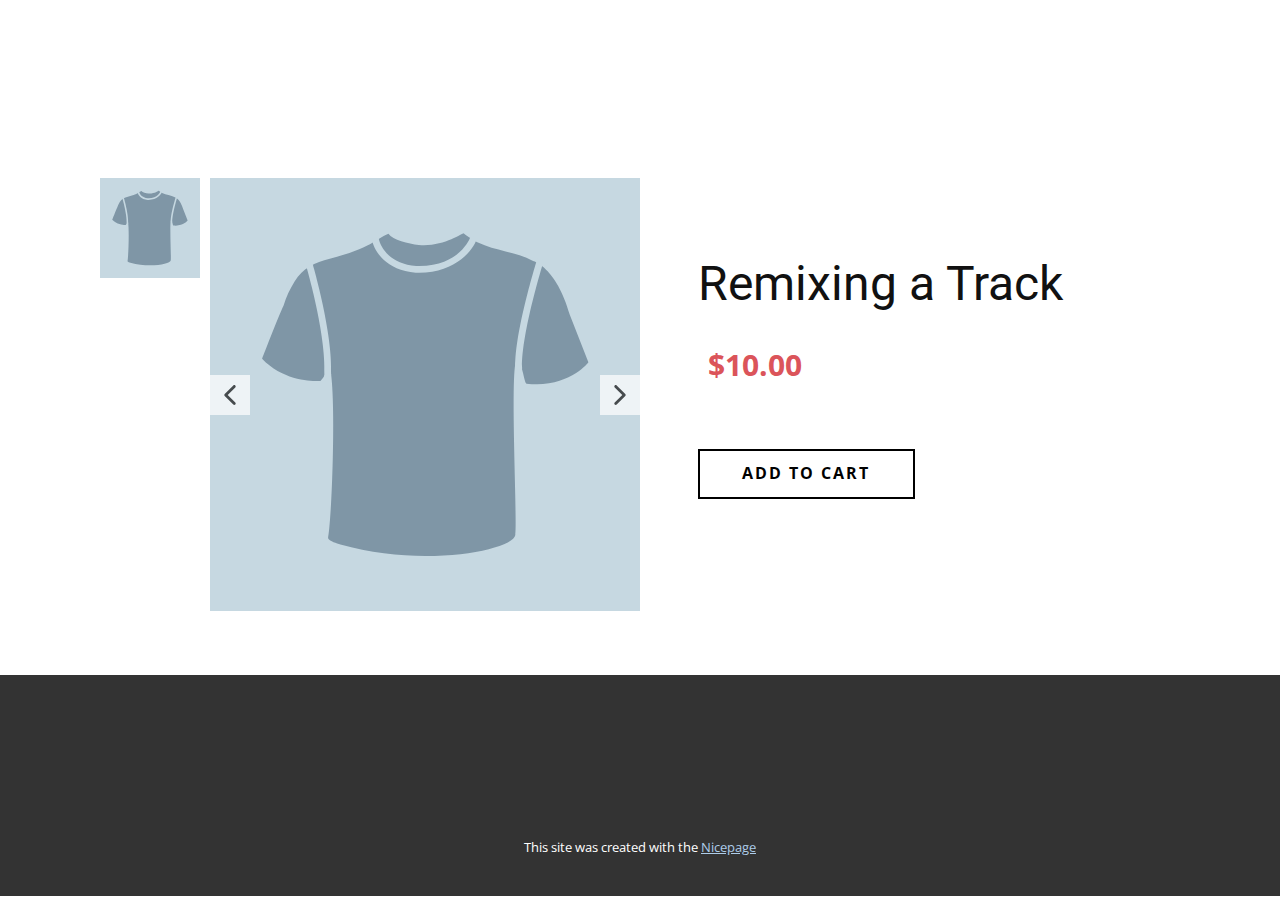
<file: products/remixing-a-track.html>
<!DOCTYPE html>
<html style="font-size: 16px;" lang="en"><head>
    <meta name="viewport" content="width=device-width, initial-scale=1.0">
    <meta charset="utf-8">
    <meta name="keywords" content="Women&amp;apos;s Shoes">
    <meta name="description" content="">
    <title>Product Details Template</title>
    <link rel="stylesheet" href="../nicepage.css" media="screen">
<link rel="stylesheet" href="../Product-Details-Template.css" media="screen">
    <script class="u-script" type="text/javascript" src="../jquery.js" defer=""></script>
    <script class="u-script" type="text/javascript" src="../nicepage.js" defer=""></script>
    <meta name="generator" content="Nicepage 6.16.5, nicepage.com">
    <link id="u-theme-google-font" rel="stylesheet" href="https://fonts.googleapis.com/css?family=Roboto:100,100i,300,300i,400,400i,500,500i,700,700i,900,900i|Open+Sans:300,300i,400,400i,500,500i,600,600i,700,700i,800,800i">
    
    
    
    <script type="application/ld+json">{
		"@context": "http://schema.org",
		"@type": "Organization",
		"name": ""
}</script>
    <meta name="theme-color" content="#478ac9">
    <meta property="og:title" content="Product Details Template">
    <meta property="og:type" content="website">
  <meta data-intl-tel-input-cdn-path="intlTelInput/"></head>
  <body data-path-to-root="./" data-include-products="true" class="u-body u-xl-mode" data-lang="en"><header class="u-clearfix u-header u-header" id="sec-3042"><div class="u-clearfix u-sheet u-sheet-1"></div></header>
    <section class="u-align-center u-clearfix u-section-1" id="sec-fd3d">
      <div class="u-clearfix u-sheet u-valign-middle-lg u-valign-middle-md u-valign-middle-xl u-valign-middle-xs u-sheet-1"><!--product--><!--product_options_json--><!--{"source":""}--><!--/product_options_json--><!--product_item-->
        <div class="u-container-style u-expanded-width u-product u-product-1">
          <div class="u-container-layout u-valign-middle-xl u-container-layout-1"><!--product_gallery--><!--options_json--><!--{"maxItems":""}--><!--/options_json-->
            <div class="u-carousel u-gallery u-layout-thumbnails u-lightbox u-no-transition u-product-control u-show-text-none u-thumbnails-position-left u-gallery-1" data-interval="5000" data-u-ride="carousel" id="carousel-0c74">
              <div class="u-carousel-inner u-gallery-inner" role="listbox"><div class="u-carousel-item u-gallery-item u-active">
                  <div class="u-back-slide">
                    <img class="u-back-image u-expanded" src="../images/53c4c417.svg">
                  </div>
                  <div class="u-over-slide u-over-slide-1">
                    <h3 class="u-gallery-heading">Sample Title</h3>
                    <p class="u-gallery-text">Sample Text</p>
                  </div>
                </div></div>
              <a class="u-absolute-vcenter u-carousel-control u-carousel-control-prev u-icon-rectangle u-opacity u-opacity-70 u-spacing-10 u-text-hover-grey-80 u-white u-carousel-control-1" href="#carousel-0c74" role="button" data-u-slide="prev">
                <span aria-hidden="true">
                  <svg viewBox="0 0 451.847 451.847"><path d="M97.141,225.92c0-8.095,3.091-16.192,9.259-22.366L300.689,9.27c12.359-12.359,32.397-12.359,44.751,0
c12.354,12.354,12.354,32.388,0,44.748L173.525,225.92l171.903,171.909c12.354,12.354,12.354,32.391,0,44.744
c-12.354,12.365-32.386,12.365-44.745,0l-194.29-194.281C100.226,242.115,97.141,234.018,97.141,225.92z"></path></svg>
                </span>
                <span class="sr-only">
                  <svg viewBox="0 0 451.847 451.847"><path d="M97.141,225.92c0-8.095,3.091-16.192,9.259-22.366L300.689,9.27c12.359-12.359,32.397-12.359,44.751,0
c12.354,12.354,12.354,32.388,0,44.748L173.525,225.92l171.903,171.909c12.354,12.354,12.354,32.391,0,44.744
c-12.354,12.365-32.386,12.365-44.745,0l-194.29-194.281C100.226,242.115,97.141,234.018,97.141,225.92z"></path></svg>
                </span>
              </a>
              <a class="u-absolute-vcenter u-carousel-control u-carousel-control-next u-icon-rectangle u-opacity u-opacity-70 u-spacing-10 u-text-hover-grey-80 u-white u-carousel-control-2" href="#carousel-0c74" role="button" data-u-slide="next">
                <span aria-hidden="true">
                  <svg viewBox="0 0 451.846 451.847"><path d="M345.441,248.292L151.154,442.573c-12.359,12.365-32.397,12.365-44.75,0c-12.354-12.354-12.354-32.391,0-44.744
L278.318,225.92L106.409,54.017c-12.354-12.359-12.354-32.394,0-44.748c12.354-12.359,32.391-12.359,44.75,0l194.287,194.284
c6.177,6.18,9.262,14.271,9.262,22.366C354.708,234.018,351.617,242.115,345.441,248.292z"></path></svg>
                </span>
                <span class="sr-only">
                  <svg viewBox="0 0 451.846 451.847"><path d="M345.441,248.292L151.154,442.573c-12.359,12.365-32.397,12.365-44.75,0c-12.354-12.354-12.354-32.391,0-44.744
L278.318,225.92L106.409,54.017c-12.354-12.359-12.354-32.394,0-44.748c12.354-12.359,32.391-12.359,44.75,0l194.287,194.284
c6.177,6.18,9.262,14.271,9.262,22.366C354.708,234.018,351.617,242.115,345.441,248.292z"></path></svg>
                </span>
              </a>
              <ol class="u-carousel-thumbnails u-spacing-15 u-vertical-spacing u-carousel-thumbnails-1"><li class="u-carousel-thumbnail u-carousel-thumbnail-1 u-active" data-u-target="#carousel-0c74" data-u-slide-to="0">
                  <img class="u-carousel-thumbnail-image u-image" src="../images/53c4c417.svg">
                </li></ol>
            </div><!--/product_gallery--><!--product_title-->
            <h2 class="u-align-left u-product-control u-text u-text-1">Remixing a Track</h2><!--/product_title--><!--product_price-->
            <div data-add-zero-cents="true" class="u-product-control u-product-price u-product-price-1">
              <div class="u-price-wrapper u-spacing-10"><!--product_old_price-->
                <div class="u-old-price" style="text-decoration: line-through !important;"></div><!--/product_old_price--><!--product_regular_price-->
                <div class="u-price u-text-palette-2-base" style="font-size: 1.875rem; font-weight: 700;">$10.00</div><!--/product_regular_price-->
              </div>
            </div><!--/product_price--><!--product_content-->
            <div class="u-align-left u-product-control u-product-desc u-text u-text-2"></div><!--/product_content--><!--product_button--><!--options_json--><!--{"clickType":"add-to-cart","content":""}--><!--/options_json-->
            <a href="#sec-a56c" class="u-border-2 u-border-black u-btn u-button-style u-hover-black u-none u-product-control u-text-black u-text-hover-white u-btn-1 u-add-to-cart-link" data-product-button-click-type="add-to-cart" data-product-id="2" data-product="{&quot;id&quot;:&quot;2&quot;,&quot;name&quot;:&quot;remixing-a-track&quot;,&quot;title&quot;:&quot;Remixing a Track&quot;,&quot;description&quot;:&quot;&quot;,&quot;fullDescription&quot;:&quot;&quot;,&quot;price&quot;:&quot;10&quot;,&quot;oldPrice&quot;:&quot;&quot;,&quot;quantity&quot;:1,&quot;currency&quot;:&quot;USD&quot;,&quot;sku&quot;:&quot;&quot;,&quot;outOfStock&quot;:false,&quot;isFeatured&quot;:false,&quot;categories&quot;:[&quot;1&quot;],&quot;images&quot;:[{&quot;url&quot;:&quot;../images/53c4c417.svg&quot;}],&quot;created&quot;:1725247870447,&quot;updated&quot;:1725263783884,&quot;isDefault&quot;:true,&quot;categoriesData&quot;:[{&quot;link&quot;:&quot;./products/products.html#/1///1&quot;,&quot;title&quot;:&quot;Clothes&quot;}]}"><!--product_button_content-->Add to Cart<!--/product_button_content--></a><!--/product_button-->
          </div>
        </div><!--/product_item--><!--/product-->
      </div>
    </section>
    
    
    
    <footer class="u-align-center u-clearfix u-container-align-center u-footer u-grey-80 u-footer" id="sec-e478"><div class="u-clearfix u-sheet u-sheet-1"></div></footer>
    <section class="u-backlink u-clearfix u-grey-80">
      <p class="u-text">
        <span>This site was created with the </span>
        <a class="u-link" href="https://nicepage.com/" target="_blank" rel="nofollow">
          <span>Nicepage</span>
        </a>
      </p>
    </section>
  <section class="u-black u-clearfix u-container-style u-dialog-block u-opacity u-opacity-70 u-payment-dialog u-valign-middle u-dialog-section-4" id="sec-a56c">
      <div class="u-align-center u-container-align-center u-container-style u-dialog u-radius-25 u-shape-round u-white u-dialog-1">
        <div class="u-container-layout u-valign-top u-container-layout-1">
          <h5 class="u-align-left u-text u-text-1">Buy Now</h5>
          <div class="u-expanded-width u-products u-products-1" data-site-sorting-prop="created" data-site-sorting-order="desc" data-items-per-page="1">
            <div class="u-list-control"></div>
            <div class="u-repeater u-repeater-1">
              <div class="u-container-style u-products-item u-repeater-item">
                <div class="u-container-layout u-similar-container u-container-layout-2">
                  <h5 class="u-align-left u-product-control u-text u-text-2">
                    <a class="u-product-title-link" href="#">Product 1 Title</a>
                  </h5>
                  <div class="u-align-left u-product-control u-product-desc u-text u-text-3">
                    <p>Sample text. Lorem ipsum dolor sit amet, consectetur adipiscing elit nullam nunc justo sagittis suscipit ultrices.</p>
                  </div>
                  <div class="u-align-left u-product-control u-product-quantity u-product-quantity-1">
                    <div class="u-hidden u-quantity-label">Quantity</div>
                    <div class="u-border-1 u-border-grey-30 u-quantity-input u-radius-50">
                      <a class="disabled minus u-button-style u-quantity-button u-text-body-color">
                        <svg xmlns="http://www.w3.org/2000/svg" viewBox="0 0 16 16"><path d="m 4 8 h 8" fill="none" stroke="currentColor" stroke-width="1" fill-rule="evenodd"></path></svg>
                      </a>
                      <input class="u-input" type="text" value="1" pattern="[0-9]+">
                      <a class="plus u-button-style u-quantity-button u-text-body-color">
                        <svg xmlns="http://www.w3.org/2000/svg" viewBox="0 0 16 16"><path d="m 4 8 h 8 M 8 4 v 8" fill="none" stroke="currentColor" stroke-width="1" fill-rule="evenodd"></path></svg>
                      </a>
                    </div>
                  </div>
                  <div data-add-zero-cents="true" class="u-align-left u-product-control u-product-price u-product-price-1">
                    <div class="u-price-wrapper u-spacing-10">
                      <div class="u-old-price" style="text-decoration: line-through !important;">$20.00</div>
                      <div class="u-price" style="font-size: 1.25rem; font-weight: 700;">$17.00</div>
                    </div>
                  </div>
                </div>
              </div>
            </div>
            <div class="u-list-control"></div>
          </div>
          <div class="u-expanded-width u-payment-services u-tab-links-align-justify u-tab-payment u-tab-vertical u-tabs u-payment-services-1" data-payment-order-approved-message="Your order has been approved. Thank you!" data-payment-order-cancelled-message="Unable to process your order. Please try again later.">
            <ul class="u-tab-list u-unstyled" role="tablist"><li class="u-tab-item" role="presentation"><a class="active u-active-grey-10 u-button-style u-payment-paypal u-tab-link u-text-body-color" id="link-tab-9cb3" href="#tab-9cb3" role="tab" aria-controls="tab-9cb3" aria-selected="true"><input type="radio" class="u-field-input u-grey-15 u-radius-15" name="payment-group" checked="checked"><span>Paypal</span><svg class="u-svg-content" xmlns="http://www.w3.org/2000/svg" x="0px" y="0px"><path fill="#009EE3" d="M11,5.9H18c3.8,0,5.2,1.9,4.9,4.7c-0.3,4.7-3.2,7.2-6.9,7.2h-1.9c-0.5,0-0.8,0.3-0.9,1.3l-0.8,4.3
  c-0.1,0.3-0.2,0.5-0.5,0.6H7.6c-0.4,0-0.5-0.3-0.4-1l2.6-16C9.9,6.3,10.2,5.9,11,5.9z"></path><path fill="#113984" d="M6.7,0h7.1c2,0,4.3,0.1,5.9,1.5c1.1,0.9,1.6,2.4,1.5,4c-0.4,5.4-3.7,8.5-8,8.5H9.6c-0.6,0-0.9,0.4-1.2,1.5
  l-0.9,5.1C7.4,21,7.3,21.3,7,21.3H2.6C2,21.3,1.9,21,2,20.1L5.2,1.3C5.3,0.4,5.7,0,6.7,0z"></path><path fill="#172C70" d="M8.6,14.8l1.3-7.9c0.1-0.7,0.5-1,1.3-1h7.1c1.2,0,2.1,0.2,2.8,0.5c-0.7,4.8-3.8,7.5-7.9,7.5H9.6
  C9.1,13.9,8.8,14.1,8.6,14.8z"></path></svg>
</a>
</li><li class="u-tab-item" role="presentation"><a class="u-active-grey-10 u-button-style u-payment-stripe u-tab-link u-text-body-color" id="link-tab-ab80" href="#tab-ab80" role="tab" aria-controls="tab-ab80" aria-selected="false"><input type="radio" class="u-field-input u-grey-15 u-radius-15" name="payment-group"><span>Stripe</span><svg class="u-svg-content" xmlns="http://www.w3.org/2000/svg" x="0px" y="0px" viewBox="0 0 24 24"><path fill="#635BFF" d="M14,9.2c-2.3-0.8-3.4-1.5-3.4-2.4c0-0.8,0.8-1.3,2-1.3c2.3,0,4.7,0.8,6.4,1.6l0.9-5.5
  c-1.3-0.5-4-1.6-7.7-1.6C9.6,0,7.5,0.7,5.8,1.9C4.1,3.2,3.4,4.9,3.4,7.2c0,4,2.6,5.7,6.8,7.2c2.7,0.9,3.6,1.6,3.6,2.5
  c0,0.9-0.9,1.6-2.4,1.6c-1.9,0-5.2-0.9-7.3-2.1L3,22c1.8,0.9,5.1,2,8.7,2c2.8,0,5.1-0.7,6.6-1.9c1.8-1.3,2.7-3.2,2.7-5.7
  C20.9,12.3,18.2,10.7,14,9.2L14,9.2z"></path></svg>
</a>
</li></ul>
            <div class="u-tab-content">
              <div class="u-container-style u-payment-paypal u-tab-active u-tab-pane" id="tab-9cb3" role="tabpanel" aria-labelledby="link-tab-9cb3">
                <div class="u-container-layout u-payment-services-inner u-container-layout-3">Loading...</div>
              </div>
              <div class="u-container-style u-payment-stripe u-tab-pane" id="tab-ab80" role="tabpanel" aria-labelledby="link-tab-ab80">
                <div class="u-container-layout u-container-layout-4">
                  <a href="#" class="u-btn u-button-style u-stripe-button u-btn-1">Pay with Stripe</a>
                </div>
              </div>
            </div>
          </div>
        </div><button class="u-dialog-close-button u-icon u-text-grey-40 u-icon-1"><svg class="u-svg-link" preserveAspectRatio="xMidYMin slice" viewBox="0 0 16 16" style=""><use xmlns:xlink="http://www.w3.org/1999/xlink" xlink:href="#svg-efe9"></use></svg><svg xmlns="http://www.w3.org/2000/svg" xmlns:xlink="http://www.w3.org/1999/xlink" version="1.1" xml:space="preserve" class="u-svg-content" viewBox="0 0 16 16" x="0px" y="0px" id="svg-efe9"><rect x="7" y="0" transform="matrix(0.7071 -0.7071 0.7071 0.7071 -3.3138 8.0002)" width="2" height="16"></rect><rect x="0" y="7" transform="matrix(0.7071 -0.7071 0.7071 0.7071 -3.3138 8.0002)" width="16" height="2"></rect></svg></button>
      </div>
    </section><style>.u-dialog-section-4 .u-dialog-1 {
  width: 570px;
  min-height: 578px;
  height: auto;
  box-shadow: 0px 0px 8px 0px rgba(0,0,0,0.2);
  margin: 60px auto;
}

.u-dialog-section-4 .u-container-layout-1 {
  padding: 34px 35px;
}

.u-dialog-section-4 .u-text-1 {
  font-weight: 700;
  margin: 0 165px 0 0;
}

.u-dialog-section-4 .u-products-1 {
  margin-top: 30px;
  margin-bottom: 0;
}

.u-dialog-section-4 .u-repeater-1 {
  grid-template-columns: 100%;
  min-height: 206px;
  grid-gap: 10px;
}

.u-dialog-section-4 .u-container-layout-2 {
  padding: 0 0 30px;
}

.u-dialog-section-4 .u-text-2 {
  background-image: none;
  margin: 0;
}

.u-dialog-section-4 .u-text-3 {
  font-size: 0.875rem;
  margin: 20px 0 0;
}

.u-dialog-section-4 .u-product-quantity-1 {
  width: 125px;
  margin: 30px auto 0 0;
}

.u-dialog-section-4 .u-product-price-1 {
  margin: -34px 0 0 auto;
}

.u-dialog-section-4 .u-payment-services-1 {
  min-height: 250px;
  min-width: 50px;
  margin: 0;
}

.u-dialog-section-4 .u-container-layout-3 {
  padding: 20px 0 0;
}

.u-dialog-section-4 .u-container-layout-4 {
  padding: 20px 0 0;
}

.u-dialog-section-4 .u-btn-1 {
  width: 100%;
  margin: 0 auto;
}

.u-dialog-section-4 .u-icon-1 {
  width: 20px;
  height: 20px;
  left: auto;
  top: 36px;
  position: absolute;
  right: 35px;
  padding: 0;
}

@media (max-width: 1199px) {
  .u-dialog-section-4 .u-text-1 {
    margin-right: 165px;
  }

  .u-dialog-section-4 .u-payment-services-1 {
    margin-right: initial;
    margin-left: initial;
  }
}

@media (max-width: 991px) {
  .u-dialog-section-4 .u-container-layout-1 {
    padding: 30px;
  }

  .u-dialog-section-4 .u-container-layout-3 {
    padding-bottom: 0;
    padding-left: 0;
    padding-right: 0;
  }

  .u-dialog-section-4 .u-container-layout-4 {
    padding-bottom: 0;
    padding-left: 0;
    padding-right: 0;
  }

  .u-dialog-section-4 .u-icon-1 {
    top: 32px;
    right: 30px;
  }
}

@media (max-width: 767px) {
  .u-dialog-section-4 .u-dialog-1 {
    width: 540px;
  }
}

@media (max-width: 575px) {
  .u-dialog-section-4 .u-dialog-1 {
    width: 340px;
  }

  .u-dialog-section-4 .u-container-layout-1 {
    padding-left: 20px;
    padding-right: 20px;
  }

  .u-dialog-section-4 .u-text-1 {
    margin-right: 5px;
  }

  .u-dialog-section-4 .u-icon-1 {
    right: 20px;
  }
}</style>
</body></html>
</file>
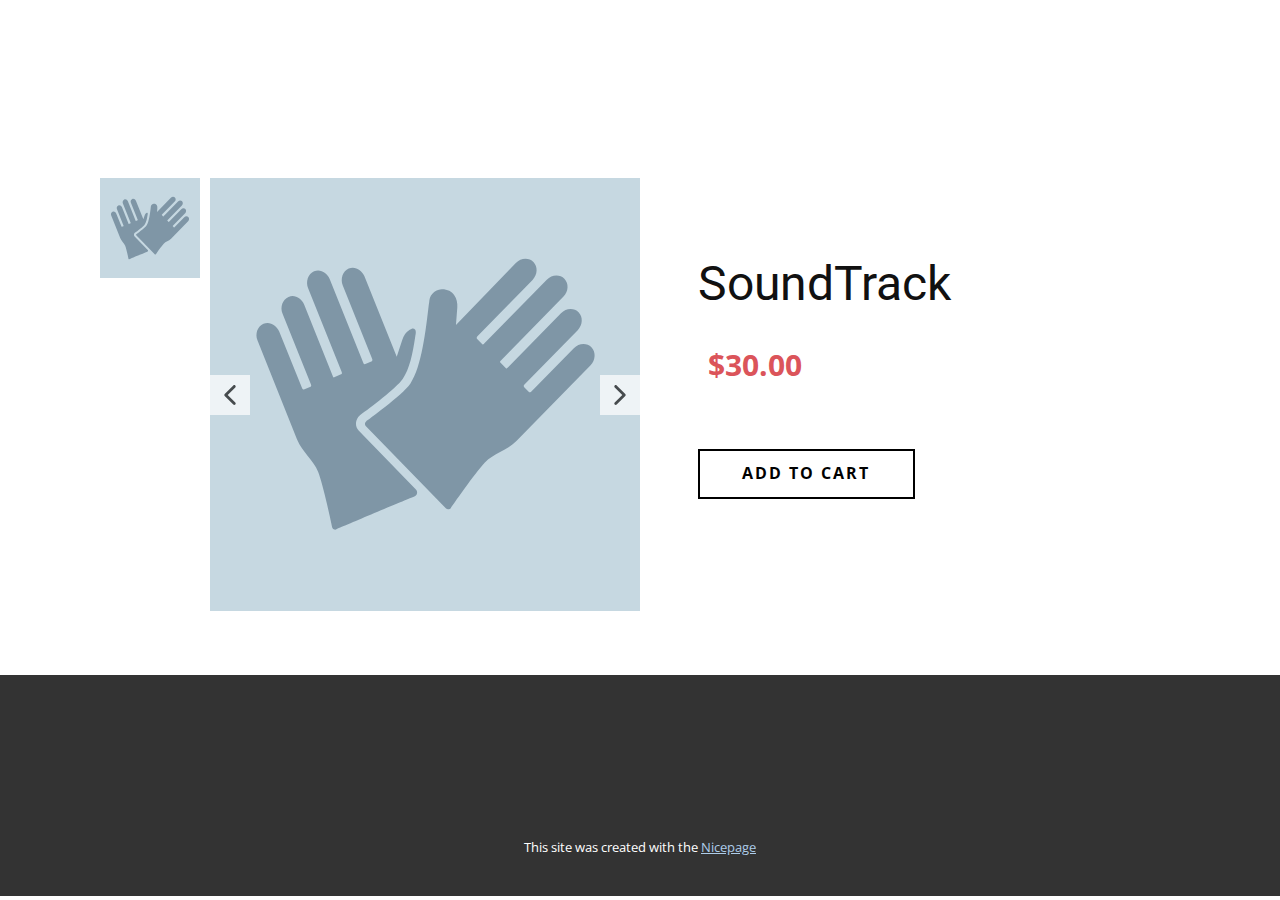
<file: products/soundtrack.html>
<!DOCTYPE html>
<html style="font-size: 16px;" lang="en"><head>
    <meta name="viewport" content="width=device-width, initial-scale=1.0">
    <meta charset="utf-8">
    <meta name="keywords" content="Women&amp;apos;s Shoes">
    <meta name="description" content="">
    <title>Product Details Template</title>
    <link rel="stylesheet" href="../nicepage.css" media="screen">
<link rel="stylesheet" href="../Product-Details-Template.css" media="screen">
    <script class="u-script" type="text/javascript" src="../jquery.js" defer=""></script>
    <script class="u-script" type="text/javascript" src="../nicepage.js" defer=""></script>
    <meta name="generator" content="Nicepage 6.16.5, nicepage.com">
    <link id="u-theme-google-font" rel="stylesheet" href="https://fonts.googleapis.com/css?family=Roboto:100,100i,300,300i,400,400i,500,500i,700,700i,900,900i|Open+Sans:300,300i,400,400i,500,500i,600,600i,700,700i,800,800i">
    
    
    
    <script type="application/ld+json">{
		"@context": "http://schema.org",
		"@type": "Organization",
		"name": ""
}</script>
    <meta name="theme-color" content="#478ac9">
    <meta property="og:title" content="Product Details Template">
    <meta property="og:type" content="website">
  <meta data-intl-tel-input-cdn-path="intlTelInput/"></head>
  <body data-path-to-root="./" data-include-products="true" class="u-body u-xl-mode" data-lang="en"><header class="u-clearfix u-header u-header" id="sec-3042"><div class="u-clearfix u-sheet u-sheet-1"></div></header>
    <section class="u-align-center u-clearfix u-section-1" id="sec-fd3d">
      <div class="u-clearfix u-sheet u-valign-middle-lg u-valign-middle-md u-valign-middle-xl u-valign-middle-xs u-sheet-1"><!--product--><!--product_options_json--><!--{"source":""}--><!--/product_options_json--><!--product_item-->
        <div class="u-container-style u-expanded-width u-product u-product-1">
          <div class="u-container-layout u-valign-middle-xl u-container-layout-1"><!--product_gallery--><!--options_json--><!--{"maxItems":""}--><!--/options_json-->
            <div class="u-carousel u-gallery u-layout-thumbnails u-lightbox u-no-transition u-product-control u-show-text-none u-thumbnails-position-left u-gallery-1" data-interval="5000" data-u-ride="carousel" id="carousel-0c74">
              <div class="u-carousel-inner u-gallery-inner" role="listbox"><div class="u-carousel-item u-gallery-item u-active">
                  <div class="u-back-slide">
                    <img class="u-back-image u-expanded" src="../images/776587db.svg">
                  </div>
                  <div class="u-over-slide u-over-slide-1">
                    <h3 class="u-gallery-heading">Sample Title</h3>
                    <p class="u-gallery-text">Sample Text</p>
                  </div>
                </div></div>
              <a class="u-absolute-vcenter u-carousel-control u-carousel-control-prev u-icon-rectangle u-opacity u-opacity-70 u-spacing-10 u-text-hover-grey-80 u-white u-carousel-control-1" href="#carousel-0c74" role="button" data-u-slide="prev">
                <span aria-hidden="true">
                  <svg viewBox="0 0 451.847 451.847"><path d="M97.141,225.92c0-8.095,3.091-16.192,9.259-22.366L300.689,9.27c12.359-12.359,32.397-12.359,44.751,0
c12.354,12.354,12.354,32.388,0,44.748L173.525,225.92l171.903,171.909c12.354,12.354,12.354,32.391,0,44.744
c-12.354,12.365-32.386,12.365-44.745,0l-194.29-194.281C100.226,242.115,97.141,234.018,97.141,225.92z"></path></svg>
                </span>
                <span class="sr-only">
                  <svg viewBox="0 0 451.847 451.847"><path d="M97.141,225.92c0-8.095,3.091-16.192,9.259-22.366L300.689,9.27c12.359-12.359,32.397-12.359,44.751,0
c12.354,12.354,12.354,32.388,0,44.748L173.525,225.92l171.903,171.909c12.354,12.354,12.354,32.391,0,44.744
c-12.354,12.365-32.386,12.365-44.745,0l-194.29-194.281C100.226,242.115,97.141,234.018,97.141,225.92z"></path></svg>
                </span>
              </a>
              <a class="u-absolute-vcenter u-carousel-control u-carousel-control-next u-icon-rectangle u-opacity u-opacity-70 u-spacing-10 u-text-hover-grey-80 u-white u-carousel-control-2" href="#carousel-0c74" role="button" data-u-slide="next">
                <span aria-hidden="true">
                  <svg viewBox="0 0 451.846 451.847"><path d="M345.441,248.292L151.154,442.573c-12.359,12.365-32.397,12.365-44.75,0c-12.354-12.354-12.354-32.391,0-44.744
L278.318,225.92L106.409,54.017c-12.354-12.359-12.354-32.394,0-44.748c12.354-12.359,32.391-12.359,44.75,0l194.287,194.284
c6.177,6.18,9.262,14.271,9.262,22.366C354.708,234.018,351.617,242.115,345.441,248.292z"></path></svg>
                </span>
                <span class="sr-only">
                  <svg viewBox="0 0 451.846 451.847"><path d="M345.441,248.292L151.154,442.573c-12.359,12.365-32.397,12.365-44.75,0c-12.354-12.354-12.354-32.391,0-44.744
L278.318,225.92L106.409,54.017c-12.354-12.359-12.354-32.394,0-44.748c12.354-12.359,32.391-12.359,44.75,0l194.287,194.284
c6.177,6.18,9.262,14.271,9.262,22.366C354.708,234.018,351.617,242.115,345.441,248.292z"></path></svg>
                </span>
              </a>
              <ol class="u-carousel-thumbnails u-spacing-15 u-vertical-spacing u-carousel-thumbnails-1"><li class="u-carousel-thumbnail u-carousel-thumbnail-1 u-active" data-u-target="#carousel-0c74" data-u-slide-to="0">
                  <img class="u-carousel-thumbnail-image u-image" src="../images/776587db.svg">
                </li></ol>
            </div><!--/product_gallery--><!--product_title-->
            <h2 class="u-align-left u-product-control u-text u-text-1">SoundTrack </h2><!--/product_title--><!--product_price-->
            <div data-add-zero-cents="true" class="u-product-control u-product-price u-product-price-1">
              <div class="u-price-wrapper u-spacing-10"><!--product_old_price-->
                <div class="u-old-price" style="text-decoration: line-through !important;"></div><!--/product_old_price--><!--product_regular_price-->
                <div class="u-price u-text-palette-2-base" style="font-size: 1.875rem; font-weight: 700;">$30.00</div><!--/product_regular_price-->
              </div>
            </div><!--/product_price--><!--product_content-->
            <div class="u-align-left u-product-control u-product-desc u-text u-text-2"></div><!--/product_content--><!--product_button--><!--options_json--><!--{"clickType":"add-to-cart","content":""}--><!--/options_json-->
            <a href="#sec-a56c" class="u-border-2 u-border-black u-btn u-button-style u-hover-black u-none u-product-control u-text-black u-text-hover-white u-btn-1 u-add-to-cart-link" data-product-button-click-type="add-to-cart" data-product-id="4" data-product="{&quot;id&quot;:&quot;4&quot;,&quot;name&quot;:&quot;soundtrack&quot;,&quot;title&quot;:&quot;SoundTrack &quot;,&quot;description&quot;:&quot;&quot;,&quot;fullDescription&quot;:&quot;&quot;,&quot;price&quot;:&quot;30&quot;,&quot;oldPrice&quot;:&quot;&quot;,&quot;quantity&quot;:1,&quot;currency&quot;:&quot;USD&quot;,&quot;sku&quot;:&quot;&quot;,&quot;outOfStock&quot;:false,&quot;isFeatured&quot;:false,&quot;categories&quot;:[&quot;3&quot;],&quot;images&quot;:[{&quot;url&quot;:&quot;../images/776587db.svg&quot;}],&quot;created&quot;:1725247870447,&quot;updated&quot;:1725263838735,&quot;isDefault&quot;:true,&quot;categoriesData&quot;:[{&quot;link&quot;:&quot;./products/products.html#/1///3&quot;,&quot;title&quot;:&quot;Accessories&quot;}]}"><!--product_button_content-->Add to Cart<!--/product_button_content--></a><!--/product_button-->
          </div>
        </div><!--/product_item--><!--/product-->
      </div>
    </section>
    
    
    
    <footer class="u-align-center u-clearfix u-container-align-center u-footer u-grey-80 u-footer" id="sec-e478"><div class="u-clearfix u-sheet u-sheet-1"></div></footer>
    <section class="u-backlink u-clearfix u-grey-80">
      <p class="u-text">
        <span>This site was created with the </span>
        <a class="u-link" href="https://nicepage.com/" target="_blank" rel="nofollow">
          <span>Nicepage</span>
        </a>
      </p>
    </section>
  <section class="u-black u-clearfix u-container-style u-dialog-block u-opacity u-opacity-70 u-payment-dialog u-valign-middle u-dialog-section-4" id="sec-a56c">
      <div class="u-align-center u-container-align-center u-container-style u-dialog u-radius-25 u-shape-round u-white u-dialog-1">
        <div class="u-container-layout u-valign-top u-container-layout-1">
          <h5 class="u-align-left u-text u-text-1">Buy Now</h5>
          <div class="u-expanded-width u-products u-products-1" data-site-sorting-prop="created" data-site-sorting-order="desc" data-items-per-page="1">
            <div class="u-list-control"></div>
            <div class="u-repeater u-repeater-1">
              <div class="u-container-style u-products-item u-repeater-item">
                <div class="u-container-layout u-similar-container u-container-layout-2">
                  <h5 class="u-align-left u-product-control u-text u-text-2">
                    <a class="u-product-title-link" href="#">Product 1 Title</a>
                  </h5>
                  <div class="u-align-left u-product-control u-product-desc u-text u-text-3">
                    <p>Sample text. Lorem ipsum dolor sit amet, consectetur adipiscing elit nullam nunc justo sagittis suscipit ultrices.</p>
                  </div>
                  <div class="u-align-left u-product-control u-product-quantity u-product-quantity-1">
                    <div class="u-hidden u-quantity-label">Quantity</div>
                    <div class="u-border-1 u-border-grey-30 u-quantity-input u-radius-50">
                      <a class="disabled minus u-button-style u-quantity-button u-text-body-color">
                        <svg xmlns="http://www.w3.org/2000/svg" viewBox="0 0 16 16"><path d="m 4 8 h 8" fill="none" stroke="currentColor" stroke-width="1" fill-rule="evenodd"></path></svg>
                      </a>
                      <input class="u-input" type="text" value="1" pattern="[0-9]+">
                      <a class="plus u-button-style u-quantity-button u-text-body-color">
                        <svg xmlns="http://www.w3.org/2000/svg" viewBox="0 0 16 16"><path d="m 4 8 h 8 M 8 4 v 8" fill="none" stroke="currentColor" stroke-width="1" fill-rule="evenodd"></path></svg>
                      </a>
                    </div>
                  </div>
                  <div data-add-zero-cents="true" class="u-align-left u-product-control u-product-price u-product-price-1">
                    <div class="u-price-wrapper u-spacing-10">
                      <div class="u-old-price" style="text-decoration: line-through !important;">$20.00</div>
                      <div class="u-price" style="font-size: 1.25rem; font-weight: 700;">$17.00</div>
                    </div>
                  </div>
                </div>
              </div>
            </div>
            <div class="u-list-control"></div>
          </div>
          <div class="u-expanded-width u-payment-services u-tab-links-align-justify u-tab-payment u-tab-vertical u-tabs u-payment-services-1" data-payment-order-approved-message="Your order has been approved. Thank you!" data-payment-order-cancelled-message="Unable to process your order. Please try again later.">
            <ul class="u-tab-list u-unstyled" role="tablist"><li class="u-tab-item" role="presentation"><a class="active u-active-grey-10 u-button-style u-payment-paypal u-tab-link u-text-body-color" id="link-tab-9cb3" href="#tab-9cb3" role="tab" aria-controls="tab-9cb3" aria-selected="true"><input type="radio" class="u-field-input u-grey-15 u-radius-15" name="payment-group" checked="checked"><span>Paypal</span><svg class="u-svg-content" xmlns="http://www.w3.org/2000/svg" x="0px" y="0px"><path fill="#009EE3" d="M11,5.9H18c3.8,0,5.2,1.9,4.9,4.7c-0.3,4.7-3.2,7.2-6.9,7.2h-1.9c-0.5,0-0.8,0.3-0.9,1.3l-0.8,4.3
  c-0.1,0.3-0.2,0.5-0.5,0.6H7.6c-0.4,0-0.5-0.3-0.4-1l2.6-16C9.9,6.3,10.2,5.9,11,5.9z"></path><path fill="#113984" d="M6.7,0h7.1c2,0,4.3,0.1,5.9,1.5c1.1,0.9,1.6,2.4,1.5,4c-0.4,5.4-3.7,8.5-8,8.5H9.6c-0.6,0-0.9,0.4-1.2,1.5
  l-0.9,5.1C7.4,21,7.3,21.3,7,21.3H2.6C2,21.3,1.9,21,2,20.1L5.2,1.3C5.3,0.4,5.7,0,6.7,0z"></path><path fill="#172C70" d="M8.6,14.8l1.3-7.9c0.1-0.7,0.5-1,1.3-1h7.1c1.2,0,2.1,0.2,2.8,0.5c-0.7,4.8-3.8,7.5-7.9,7.5H9.6
  C9.1,13.9,8.8,14.1,8.6,14.8z"></path></svg>
</a>
</li><li class="u-tab-item" role="presentation"><a class="u-active-grey-10 u-button-style u-payment-stripe u-tab-link u-text-body-color" id="link-tab-ab80" href="#tab-ab80" role="tab" aria-controls="tab-ab80" aria-selected="false"><input type="radio" class="u-field-input u-grey-15 u-radius-15" name="payment-group"><span>Stripe</span><svg class="u-svg-content" xmlns="http://www.w3.org/2000/svg" x="0px" y="0px" viewBox="0 0 24 24"><path fill="#635BFF" d="M14,9.2c-2.3-0.8-3.4-1.5-3.4-2.4c0-0.8,0.8-1.3,2-1.3c2.3,0,4.7,0.8,6.4,1.6l0.9-5.5
  c-1.3-0.5-4-1.6-7.7-1.6C9.6,0,7.5,0.7,5.8,1.9C4.1,3.2,3.4,4.9,3.4,7.2c0,4,2.6,5.7,6.8,7.2c2.7,0.9,3.6,1.6,3.6,2.5
  c0,0.9-0.9,1.6-2.4,1.6c-1.9,0-5.2-0.9-7.3-2.1L3,22c1.8,0.9,5.1,2,8.7,2c2.8,0,5.1-0.7,6.6-1.9c1.8-1.3,2.7-3.2,2.7-5.7
  C20.9,12.3,18.2,10.7,14,9.2L14,9.2z"></path></svg>
</a>
</li></ul>
            <div class="u-tab-content">
              <div class="u-container-style u-payment-paypal u-tab-active u-tab-pane" id="tab-9cb3" role="tabpanel" aria-labelledby="link-tab-9cb3">
                <div class="u-container-layout u-payment-services-inner u-container-layout-3">Loading...</div>
              </div>
              <div class="u-container-style u-payment-stripe u-tab-pane" id="tab-ab80" role="tabpanel" aria-labelledby="link-tab-ab80">
                <div class="u-container-layout u-container-layout-4">
                  <a href="#" class="u-btn u-button-style u-stripe-button u-btn-1">Pay with Stripe</a>
                </div>
              </div>
            </div>
          </div>
        </div><button class="u-dialog-close-button u-icon u-text-grey-40 u-icon-1"><svg class="u-svg-link" preserveAspectRatio="xMidYMin slice" viewBox="0 0 16 16" style=""><use xmlns:xlink="http://www.w3.org/1999/xlink" xlink:href="#svg-efe9"></use></svg><svg xmlns="http://www.w3.org/2000/svg" xmlns:xlink="http://www.w3.org/1999/xlink" version="1.1" xml:space="preserve" class="u-svg-content" viewBox="0 0 16 16" x="0px" y="0px" id="svg-efe9"><rect x="7" y="0" transform="matrix(0.7071 -0.7071 0.7071 0.7071 -3.3138 8.0002)" width="2" height="16"></rect><rect x="0" y="7" transform="matrix(0.7071 -0.7071 0.7071 0.7071 -3.3138 8.0002)" width="16" height="2"></rect></svg></button>
      </div>
    </section><style>.u-dialog-section-4 .u-dialog-1 {
  width: 570px;
  min-height: 578px;
  height: auto;
  box-shadow: 0px 0px 8px 0px rgba(0,0,0,0.2);
  margin: 60px auto;
}

.u-dialog-section-4 .u-container-layout-1 {
  padding: 34px 35px;
}

.u-dialog-section-4 .u-text-1 {
  font-weight: 700;
  margin: 0 165px 0 0;
}

.u-dialog-section-4 .u-products-1 {
  margin-top: 30px;
  margin-bottom: 0;
}

.u-dialog-section-4 .u-repeater-1 {
  grid-template-columns: 100%;
  min-height: 206px;
  grid-gap: 10px;
}

.u-dialog-section-4 .u-container-layout-2 {
  padding: 0 0 30px;
}

.u-dialog-section-4 .u-text-2 {
  background-image: none;
  margin: 0;
}

.u-dialog-section-4 .u-text-3 {
  font-size: 0.875rem;
  margin: 20px 0 0;
}

.u-dialog-section-4 .u-product-quantity-1 {
  width: 125px;
  margin: 30px auto 0 0;
}

.u-dialog-section-4 .u-product-price-1 {
  margin: -34px 0 0 auto;
}

.u-dialog-section-4 .u-payment-services-1 {
  min-height: 250px;
  min-width: 50px;
  margin: 0;
}

.u-dialog-section-4 .u-container-layout-3 {
  padding: 20px 0 0;
}

.u-dialog-section-4 .u-container-layout-4 {
  padding: 20px 0 0;
}

.u-dialog-section-4 .u-btn-1 {
  width: 100%;
  margin: 0 auto;
}

.u-dialog-section-4 .u-icon-1 {
  width: 20px;
  height: 20px;
  left: auto;
  top: 36px;
  position: absolute;
  right: 35px;
  padding: 0;
}

@media (max-width: 1199px) {
  .u-dialog-section-4 .u-text-1 {
    margin-right: 165px;
  }

  .u-dialog-section-4 .u-payment-services-1 {
    margin-right: initial;
    margin-left: initial;
  }
}

@media (max-width: 991px) {
  .u-dialog-section-4 .u-container-layout-1 {
    padding: 30px;
  }

  .u-dialog-section-4 .u-container-layout-3 {
    padding-bottom: 0;
    padding-left: 0;
    padding-right: 0;
  }

  .u-dialog-section-4 .u-container-layout-4 {
    padding-bottom: 0;
    padding-left: 0;
    padding-right: 0;
  }

  .u-dialog-section-4 .u-icon-1 {
    top: 32px;
    right: 30px;
  }
}

@media (max-width: 767px) {
  .u-dialog-section-4 .u-dialog-1 {
    width: 540px;
  }
}

@media (max-width: 575px) {
  .u-dialog-section-4 .u-dialog-1 {
    width: 340px;
  }

  .u-dialog-section-4 .u-container-layout-1 {
    padding-left: 20px;
    padding-right: 20px;
  }

  .u-dialog-section-4 .u-text-1 {
    margin-right: 5px;
  }

  .u-dialog-section-4 .u-icon-1 {
    right: 20px;
  }
}</style>
</body></html>
</file>
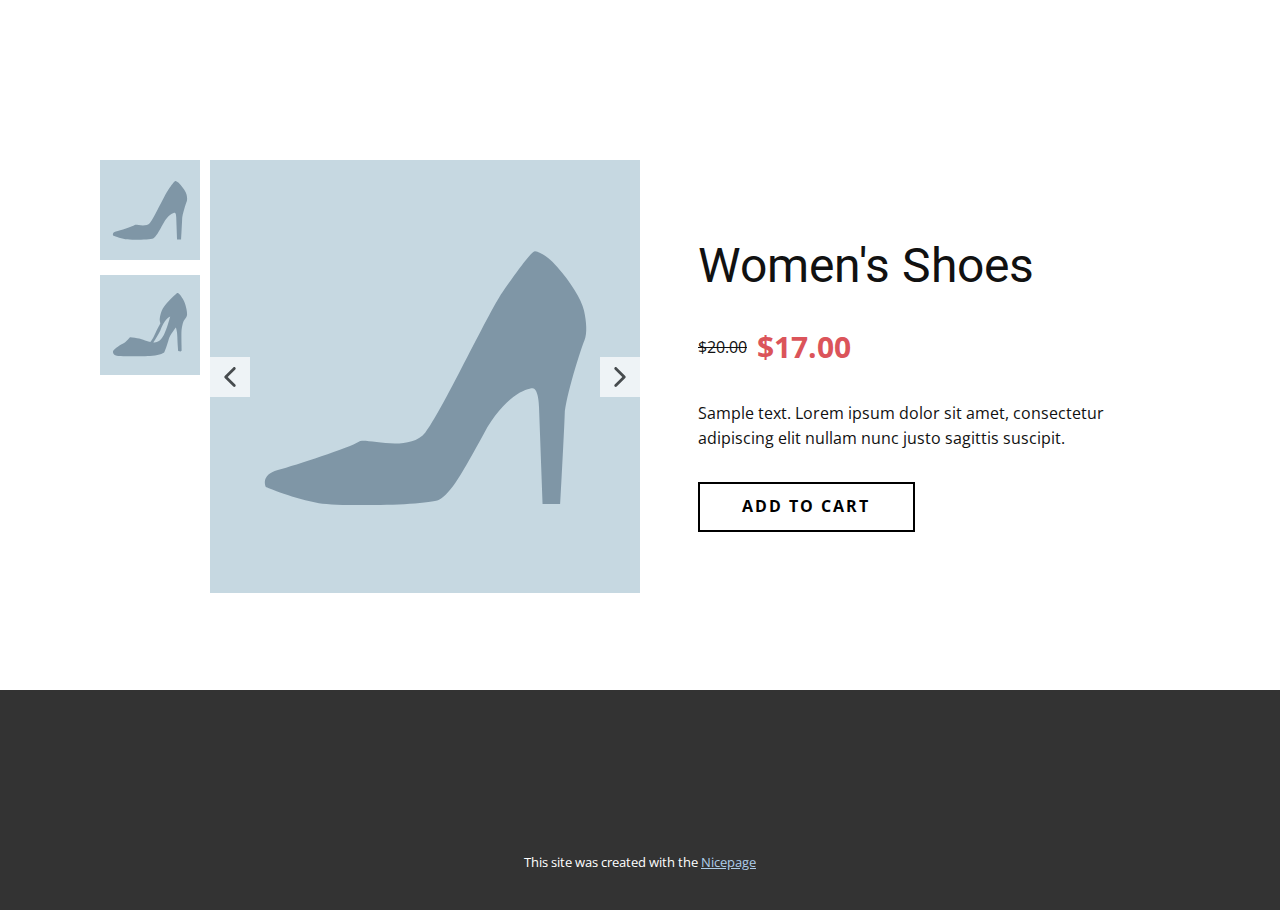
<file: products/women-s-shoes.html>
<!DOCTYPE html>
<html style="font-size: 16px;" lang="en"><head>
    <meta name="viewport" content="width=device-width, initial-scale=1.0">
    <meta charset="utf-8">
    <meta name="keywords" content="Women&amp;apos;s Shoes">
    <meta name="description" content="">
    <title>Product Details Template</title>
    <link rel="stylesheet" href="../nicepage.css" media="screen">
<link rel="stylesheet" href="../Product-Details-Template.css" media="screen">
    <script class="u-script" type="text/javascript" src="../jquery.js" defer=""></script>
    <script class="u-script" type="text/javascript" src="../nicepage.js" defer=""></script>
    <meta name="generator" content="Nicepage 6.16.5, nicepage.com">
    <link id="u-theme-google-font" rel="stylesheet" href="https://fonts.googleapis.com/css?family=Roboto:100,100i,300,300i,400,400i,500,500i,700,700i,900,900i|Open+Sans:300,300i,400,400i,500,500i,600,600i,700,700i,800,800i">
    
    
    
    <script type="application/ld+json">{
		"@context": "http://schema.org",
		"@type": "Organization",
		"name": ""
}</script>
    <meta name="theme-color" content="#478ac9">
    <meta property="og:title" content="Product Details Template">
    <meta property="og:type" content="website">
  <meta data-intl-tel-input-cdn-path="intlTelInput/"></head>
  <body data-path-to-root="./" data-include-products="true" class="u-body u-xl-mode" data-lang="en"><header class="u-clearfix u-header u-header" id="sec-3042"><div class="u-clearfix u-sheet u-sheet-1"></div></header>
    <section class="u-align-center u-clearfix u-section-1" id="sec-fd3d">
      <div class="u-clearfix u-sheet u-valign-middle-lg u-valign-middle-md u-valign-middle-xl u-valign-middle-xs u-sheet-1"><!--product--><!--product_options_json--><!--{"source":""}--><!--/product_options_json--><!--product_item-->
        <div class="u-container-style u-expanded-width u-product u-product-1">
          <div class="u-container-layout u-valign-middle-xl u-container-layout-1"><!--product_gallery--><!--options_json--><!--{"maxItems":""}--><!--/options_json-->
            <div class="u-carousel u-gallery u-layout-thumbnails u-lightbox u-no-transition u-product-control u-show-text-none u-thumbnails-position-left u-gallery-1" data-interval="5000" data-u-ride="carousel" id="carousel-0c74">
              <div class="u-carousel-inner u-gallery-inner" role="listbox"><div class="u-carousel-item u-gallery-item u-active">
                  <div class="u-back-slide">
                    <img class="u-back-image u-expanded" src="../images/d754debf.svg">
                  </div>
                  <div class="u-over-slide u-over-slide-1">
                    <h3 class="u-gallery-heading">Sample Title</h3>
                    <p class="u-gallery-text">Sample Text</p>
                  </div>
                </div><div class="u-carousel-item u-gallery-item">
                  <div class="u-back-slide">
                    <img class="u-back-image u-expanded" src="../images/414330ad.svg">
                  </div>
                  <div class="u-over-slide u-over-slide-1">
                    <h3 class="u-gallery-heading">Sample Title</h3>
                    <p class="u-gallery-text">Sample Text</p>
                  </div>
                </div></div>
              <a class="u-absolute-vcenter u-carousel-control u-carousel-control-prev u-icon-rectangle u-opacity u-opacity-70 u-spacing-10 u-text-hover-grey-80 u-white u-carousel-control-1" href="#carousel-0c74" role="button" data-u-slide="prev">
                <span aria-hidden="true">
                  <svg viewBox="0 0 451.847 451.847"><path d="M97.141,225.92c0-8.095,3.091-16.192,9.259-22.366L300.689,9.27c12.359-12.359,32.397-12.359,44.751,0
c12.354,12.354,12.354,32.388,0,44.748L173.525,225.92l171.903,171.909c12.354,12.354,12.354,32.391,0,44.744
c-12.354,12.365-32.386,12.365-44.745,0l-194.29-194.281C100.226,242.115,97.141,234.018,97.141,225.92z"></path></svg>
                </span>
                <span class="sr-only">
                  <svg viewBox="0 0 451.847 451.847"><path d="M97.141,225.92c0-8.095,3.091-16.192,9.259-22.366L300.689,9.27c12.359-12.359,32.397-12.359,44.751,0
c12.354,12.354,12.354,32.388,0,44.748L173.525,225.92l171.903,171.909c12.354,12.354,12.354,32.391,0,44.744
c-12.354,12.365-32.386,12.365-44.745,0l-194.29-194.281C100.226,242.115,97.141,234.018,97.141,225.92z"></path></svg>
                </span>
              </a>
              <a class="u-absolute-vcenter u-carousel-control u-carousel-control-next u-icon-rectangle u-opacity u-opacity-70 u-spacing-10 u-text-hover-grey-80 u-white u-carousel-control-2" href="#carousel-0c74" role="button" data-u-slide="next">
                <span aria-hidden="true">
                  <svg viewBox="0 0 451.846 451.847"><path d="M345.441,248.292L151.154,442.573c-12.359,12.365-32.397,12.365-44.75,0c-12.354-12.354-12.354-32.391,0-44.744
L278.318,225.92L106.409,54.017c-12.354-12.359-12.354-32.394,0-44.748c12.354-12.359,32.391-12.359,44.75,0l194.287,194.284
c6.177,6.18,9.262,14.271,9.262,22.366C354.708,234.018,351.617,242.115,345.441,248.292z"></path></svg>
                </span>
                <span class="sr-only">
                  <svg viewBox="0 0 451.846 451.847"><path d="M345.441,248.292L151.154,442.573c-12.359,12.365-32.397,12.365-44.75,0c-12.354-12.354-12.354-32.391,0-44.744
L278.318,225.92L106.409,54.017c-12.354-12.359-12.354-32.394,0-44.748c12.354-12.359,32.391-12.359,44.75,0l194.287,194.284
c6.177,6.18,9.262,14.271,9.262,22.366C354.708,234.018,351.617,242.115,345.441,248.292z"></path></svg>
                </span>
              </a>
              <ol class="u-carousel-thumbnails u-spacing-15 u-vertical-spacing u-carousel-thumbnails-1"><li class="u-carousel-thumbnail u-carousel-thumbnail-1 u-active" data-u-target="#carousel-0c74" data-u-slide-to="0">
                  <img class="u-carousel-thumbnail-image u-image" src="../images/d754debf.svg">
                </li><li class="u-carousel-thumbnail u-carousel-thumbnail-1" data-u-target="#carousel-0c74" data-u-slide-to="1">
                  <img class="u-carousel-thumbnail-image u-image" src="../images/414330ad.svg">
                </li></ol>
            </div><!--/product_gallery--><!--product_title-->
            <h2 class="u-align-left u-product-control u-text u-text-1">Women's Shoes</h2><!--/product_title--><!--product_price-->
            <div data-add-zero-cents="true" class="u-product-control u-product-price u-product-price-1">
              <div class="u-price-wrapper u-spacing-10"><!--product_old_price-->
                <div class="u-old-price" style="text-decoration: line-through !important;">$20.00</div><!--/product_old_price--><!--product_regular_price-->
                <div class="u-price u-text-palette-2-base" style="font-size: 1.875rem; font-weight: 700;">$17.00</div><!--/product_regular_price-->
              </div>
            </div><!--/product_price--><!--product_content-->
            <div class="u-align-left u-product-control u-product-desc u-text u-text-2">Sample text. Lorem ipsum dolor sit amet, consectetur adipiscing elit nullam nunc justo sagittis suscipit.</div><!--/product_content--><!--product_button--><!--options_json--><!--{"clickType":"add-to-cart","content":""}--><!--/options_json-->
            <a href="#sec-a56c" class="u-border-2 u-border-black u-btn u-button-style u-hover-black u-none u-product-control u-text-black u-text-hover-white u-btn-1 u-add-to-cart-link" data-product-button-click-type="add-to-cart" data-product-id="1" data-product="{&quot;id&quot;:&quot;1&quot;,&quot;name&quot;:&quot;women-s-shoes&quot;,&quot;title&quot;:&quot;Women's Shoes&quot;,&quot;description&quot;:&quot;Sample text. Lorem ipsum dolor sit amet, consectetur adipiscing elit nullam nunc justo sagittis suscipit.&quot;,&quot;fullDescription&quot;:&quot;Sample text. Lorem ipsum dolor sit amet, consectetur adipiscing elit, sed do eiusmod tempor incididunt ut labore et dolore magna aliqua. Ut enim ad minim veniam, quis nostrud exercitation ullamco laboris nisi ut aliquip ex ea commodo consequat.&quot;,&quot;price&quot;:&quot;17&quot;,&quot;oldPrice&quot;:&quot;20&quot;,&quot;quantity&quot;:1,&quot;currency&quot;:&quot;USD&quot;,&quot;sku&quot;:&quot;&quot;,&quot;outOfStock&quot;:false,&quot;isFeatured&quot;:false,&quot;categories&quot;:[&quot;2&quot;],&quot;images&quot;:[{&quot;url&quot;:&quot;../images/d754debf.svg&quot;},{&quot;url&quot;:&quot;../images/414330ad.svg&quot;}],&quot;created&quot;:1725247870446,&quot;updated&quot;:1725247870446,&quot;isDefault&quot;:true,&quot;categoriesData&quot;:[{&quot;link&quot;:&quot;./products/products.html#/1///2&quot;,&quot;title&quot;:&quot;Shoes&quot;}]}"><!--product_button_content-->Add to Cart<!--/product_button_content--></a><!--/product_button-->
          </div>
        </div><!--/product_item--><!--/product-->
      </div>
    </section>
    
    
    
    <footer class="u-align-center u-clearfix u-container-align-center u-footer u-grey-80 u-footer" id="sec-e478"><div class="u-clearfix u-sheet u-sheet-1"></div></footer>
    <section class="u-backlink u-clearfix u-grey-80">
      <p class="u-text">
        <span>This site was created with the </span>
        <a class="u-link" href="https://nicepage.com/" target="_blank" rel="nofollow">
          <span>Nicepage</span>
        </a>
      </p>
    </section>
  <section class="u-black u-clearfix u-container-style u-dialog-block u-opacity u-opacity-70 u-payment-dialog u-valign-middle u-dialog-section-4" id="sec-a56c">
      <div class="u-align-center u-container-align-center u-container-style u-dialog u-radius-25 u-shape-round u-white u-dialog-1">
        <div class="u-container-layout u-valign-top u-container-layout-1">
          <h5 class="u-align-left u-text u-text-1">Buy Now</h5>
          <div class="u-expanded-width u-products u-products-1" data-site-sorting-prop="created" data-site-sorting-order="desc" data-items-per-page="1">
            <div class="u-list-control"></div>
            <div class="u-repeater u-repeater-1">
              <div class="u-container-style u-products-item u-repeater-item">
                <div class="u-container-layout u-similar-container u-container-layout-2">
                  <h5 class="u-align-left u-product-control u-text u-text-2">
                    <a class="u-product-title-link" href="#">Product 1 Title</a>
                  </h5>
                  <div class="u-align-left u-product-control u-product-desc u-text u-text-3">
                    <p>Sample text. Lorem ipsum dolor sit amet, consectetur adipiscing elit nullam nunc justo sagittis suscipit ultrices.</p>
                  </div>
                  <div class="u-align-left u-product-control u-product-quantity u-product-quantity-1">
                    <div class="u-hidden u-quantity-label">Quantity</div>
                    <div class="u-border-1 u-border-grey-30 u-quantity-input u-radius-50">
                      <a class="disabled minus u-button-style u-quantity-button u-text-body-color">
                        <svg xmlns="http://www.w3.org/2000/svg" viewBox="0 0 16 16"><path d="m 4 8 h 8" fill="none" stroke="currentColor" stroke-width="1" fill-rule="evenodd"></path></svg>
                      </a>
                      <input class="u-input" type="text" value="1" pattern="[0-9]+">
                      <a class="plus u-button-style u-quantity-button u-text-body-color">
                        <svg xmlns="http://www.w3.org/2000/svg" viewBox="0 0 16 16"><path d="m 4 8 h 8 M 8 4 v 8" fill="none" stroke="currentColor" stroke-width="1" fill-rule="evenodd"></path></svg>
                      </a>
                    </div>
                  </div>
                  <div data-add-zero-cents="true" class="u-align-left u-product-control u-product-price u-product-price-1">
                    <div class="u-price-wrapper u-spacing-10">
                      <div class="u-old-price" style="text-decoration: line-through !important;">$20.00</div>
                      <div class="u-price" style="font-size: 1.25rem; font-weight: 700;">$17.00</div>
                    </div>
                  </div>
                </div>
              </div>
            </div>
            <div class="u-list-control"></div>
          </div>
          <div class="u-expanded-width u-payment-services u-tab-links-align-justify u-tab-payment u-tab-vertical u-tabs u-payment-services-1" data-payment-order-approved-message="Your order has been approved. Thank you!" data-payment-order-cancelled-message="Unable to process your order. Please try again later.">
            <ul class="u-tab-list u-unstyled" role="tablist"><li class="u-tab-item" role="presentation"><a class="active u-active-grey-10 u-button-style u-payment-paypal u-tab-link u-text-body-color" id="link-tab-9cb3" href="#tab-9cb3" role="tab" aria-controls="tab-9cb3" aria-selected="true"><input type="radio" class="u-field-input u-grey-15 u-radius-15" name="payment-group" checked="checked"><span>Paypal</span><svg class="u-svg-content" xmlns="http://www.w3.org/2000/svg" x="0px" y="0px"><path fill="#009EE3" d="M11,5.9H18c3.8,0,5.2,1.9,4.9,4.7c-0.3,4.7-3.2,7.2-6.9,7.2h-1.9c-0.5,0-0.8,0.3-0.9,1.3l-0.8,4.3
  c-0.1,0.3-0.2,0.5-0.5,0.6H7.6c-0.4,0-0.5-0.3-0.4-1l2.6-16C9.9,6.3,10.2,5.9,11,5.9z"></path><path fill="#113984" d="M6.7,0h7.1c2,0,4.3,0.1,5.9,1.5c1.1,0.9,1.6,2.4,1.5,4c-0.4,5.4-3.7,8.5-8,8.5H9.6c-0.6,0-0.9,0.4-1.2,1.5
  l-0.9,5.1C7.4,21,7.3,21.3,7,21.3H2.6C2,21.3,1.9,21,2,20.1L5.2,1.3C5.3,0.4,5.7,0,6.7,0z"></path><path fill="#172C70" d="M8.6,14.8l1.3-7.9c0.1-0.7,0.5-1,1.3-1h7.1c1.2,0,2.1,0.2,2.8,0.5c-0.7,4.8-3.8,7.5-7.9,7.5H9.6
  C9.1,13.9,8.8,14.1,8.6,14.8z"></path></svg>
</a>
</li><li class="u-tab-item" role="presentation"><a class="u-active-grey-10 u-button-style u-payment-stripe u-tab-link u-text-body-color" id="link-tab-ab80" href="#tab-ab80" role="tab" aria-controls="tab-ab80" aria-selected="false"><input type="radio" class="u-field-input u-grey-15 u-radius-15" name="payment-group"><span>Stripe</span><svg class="u-svg-content" xmlns="http://www.w3.org/2000/svg" x="0px" y="0px" viewBox="0 0 24 24"><path fill="#635BFF" d="M14,9.2c-2.3-0.8-3.4-1.5-3.4-2.4c0-0.8,0.8-1.3,2-1.3c2.3,0,4.7,0.8,6.4,1.6l0.9-5.5
  c-1.3-0.5-4-1.6-7.7-1.6C9.6,0,7.5,0.7,5.8,1.9C4.1,3.2,3.4,4.9,3.4,7.2c0,4,2.6,5.7,6.8,7.2c2.7,0.9,3.6,1.6,3.6,2.5
  c0,0.9-0.9,1.6-2.4,1.6c-1.9,0-5.2-0.9-7.3-2.1L3,22c1.8,0.9,5.1,2,8.7,2c2.8,0,5.1-0.7,6.6-1.9c1.8-1.3,2.7-3.2,2.7-5.7
  C20.9,12.3,18.2,10.7,14,9.2L14,9.2z"></path></svg>
</a>
</li></ul>
            <div class="u-tab-content">
              <div class="u-container-style u-payment-paypal u-tab-active u-tab-pane" id="tab-9cb3" role="tabpanel" aria-labelledby="link-tab-9cb3">
                <div class="u-container-layout u-payment-services-inner u-container-layout-3">Loading...</div>
              </div>
              <div class="u-container-style u-payment-stripe u-tab-pane" id="tab-ab80" role="tabpanel" aria-labelledby="link-tab-ab80">
                <div class="u-container-layout u-container-layout-4">
                  <a href="#" class="u-btn u-button-style u-stripe-button u-btn-1">Pay with Stripe</a>
                </div>
              </div>
            </div>
          </div>
        </div><button class="u-dialog-close-button u-icon u-text-grey-40 u-icon-1"><svg class="u-svg-link" preserveAspectRatio="xMidYMin slice" viewBox="0 0 16 16" style=""><use xmlns:xlink="http://www.w3.org/1999/xlink" xlink:href="#svg-efe9"></use></svg><svg xmlns="http://www.w3.org/2000/svg" xmlns:xlink="http://www.w3.org/1999/xlink" version="1.1" xml:space="preserve" class="u-svg-content" viewBox="0 0 16 16" x="0px" y="0px" id="svg-efe9"><rect x="7" y="0" transform="matrix(0.7071 -0.7071 0.7071 0.7071 -3.3138 8.0002)" width="2" height="16"></rect><rect x="0" y="7" transform="matrix(0.7071 -0.7071 0.7071 0.7071 -3.3138 8.0002)" width="16" height="2"></rect></svg></button>
      </div>
    </section><style>.u-dialog-section-4 .u-dialog-1 {
  width: 570px;
  min-height: 578px;
  height: auto;
  box-shadow: 0px 0px 8px 0px rgba(0,0,0,0.2);
  margin: 60px auto;
}

.u-dialog-section-4 .u-container-layout-1 {
  padding: 34px 35px;
}

.u-dialog-section-4 .u-text-1 {
  font-weight: 700;
  margin: 0 165px 0 0;
}

.u-dialog-section-4 .u-products-1 {
  margin-top: 30px;
  margin-bottom: 0;
}

.u-dialog-section-4 .u-repeater-1 {
  grid-template-columns: 100%;
  min-height: 206px;
  grid-gap: 10px;
}

.u-dialog-section-4 .u-container-layout-2 {
  padding: 0 0 30px;
}

.u-dialog-section-4 .u-text-2 {
  background-image: none;
  margin: 0;
}

.u-dialog-section-4 .u-text-3 {
  font-size: 0.875rem;
  margin: 20px 0 0;
}

.u-dialog-section-4 .u-product-quantity-1 {
  width: 125px;
  margin: 30px auto 0 0;
}

.u-dialog-section-4 .u-product-price-1 {
  margin: -34px 0 0 auto;
}

.u-dialog-section-4 .u-payment-services-1 {
  min-height: 250px;
  min-width: 50px;
  margin: 0;
}

.u-dialog-section-4 .u-container-layout-3 {
  padding: 20px 0 0;
}

.u-dialog-section-4 .u-container-layout-4 {
  padding: 20px 0 0;
}

.u-dialog-section-4 .u-btn-1 {
  width: 100%;
  margin: 0 auto;
}

.u-dialog-section-4 .u-icon-1 {
  width: 20px;
  height: 20px;
  left: auto;
  top: 36px;
  position: absolute;
  right: 35px;
  padding: 0;
}

@media (max-width: 1199px) {
  .u-dialog-section-4 .u-text-1 {
    margin-right: 165px;
  }

  .u-dialog-section-4 .u-payment-services-1 {
    margin-right: initial;
    margin-left: initial;
  }
}

@media (max-width: 991px) {
  .u-dialog-section-4 .u-container-layout-1 {
    padding: 30px;
  }

  .u-dialog-section-4 .u-container-layout-3 {
    padding-bottom: 0;
    padding-left: 0;
    padding-right: 0;
  }

  .u-dialog-section-4 .u-container-layout-4 {
    padding-bottom: 0;
    padding-left: 0;
    padding-right: 0;
  }

  .u-dialog-section-4 .u-icon-1 {
    top: 32px;
    right: 30px;
  }
}

@media (max-width: 767px) {
  .u-dialog-section-4 .u-dialog-1 {
    width: 540px;
  }
}

@media (max-width: 575px) {
  .u-dialog-section-4 .u-dialog-1 {
    width: 340px;
  }

  .u-dialog-section-4 .u-container-layout-1 {
    padding-left: 20px;
    padding-right: 20px;
  }

  .u-dialog-section-4 .u-text-1 {
    margin-right: 5px;
  }

  .u-dialog-section-4 .u-icon-1 {
    right: 20px;
  }
}</style>
</body></html>
</file>
